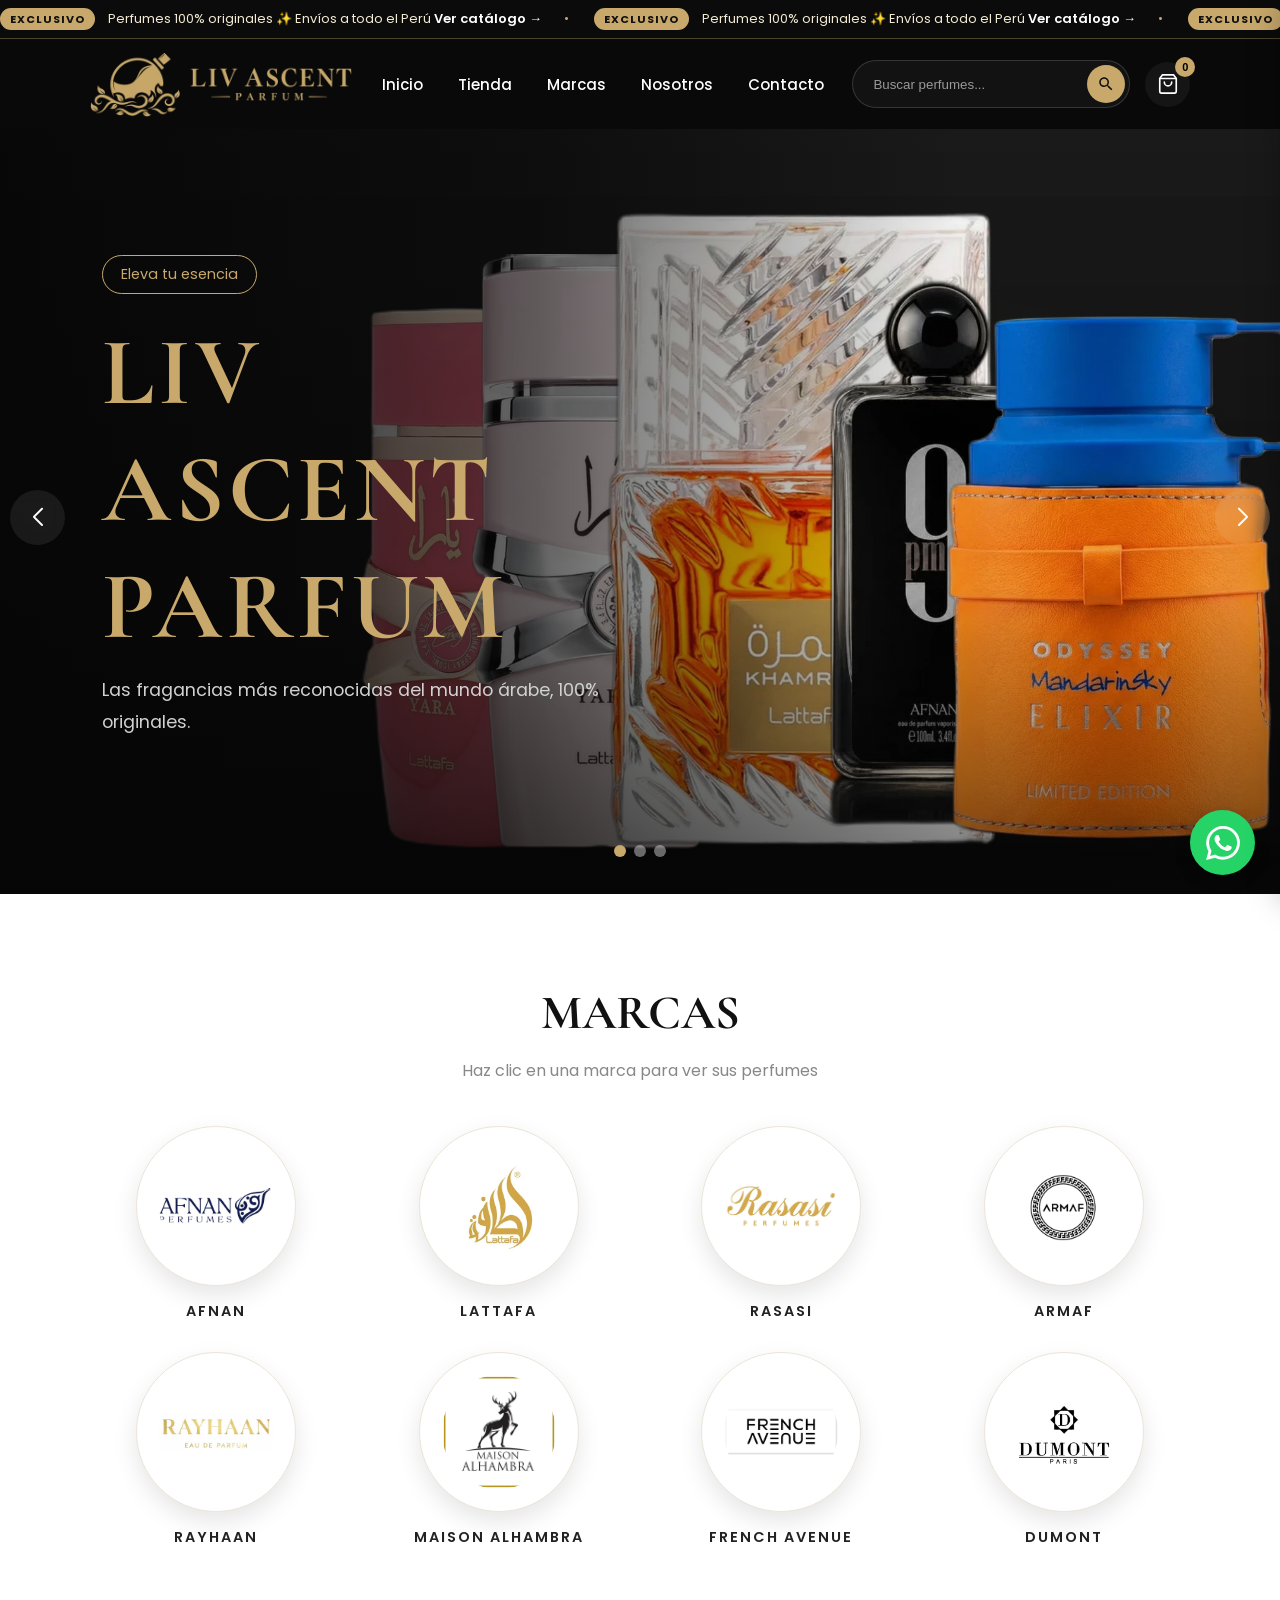
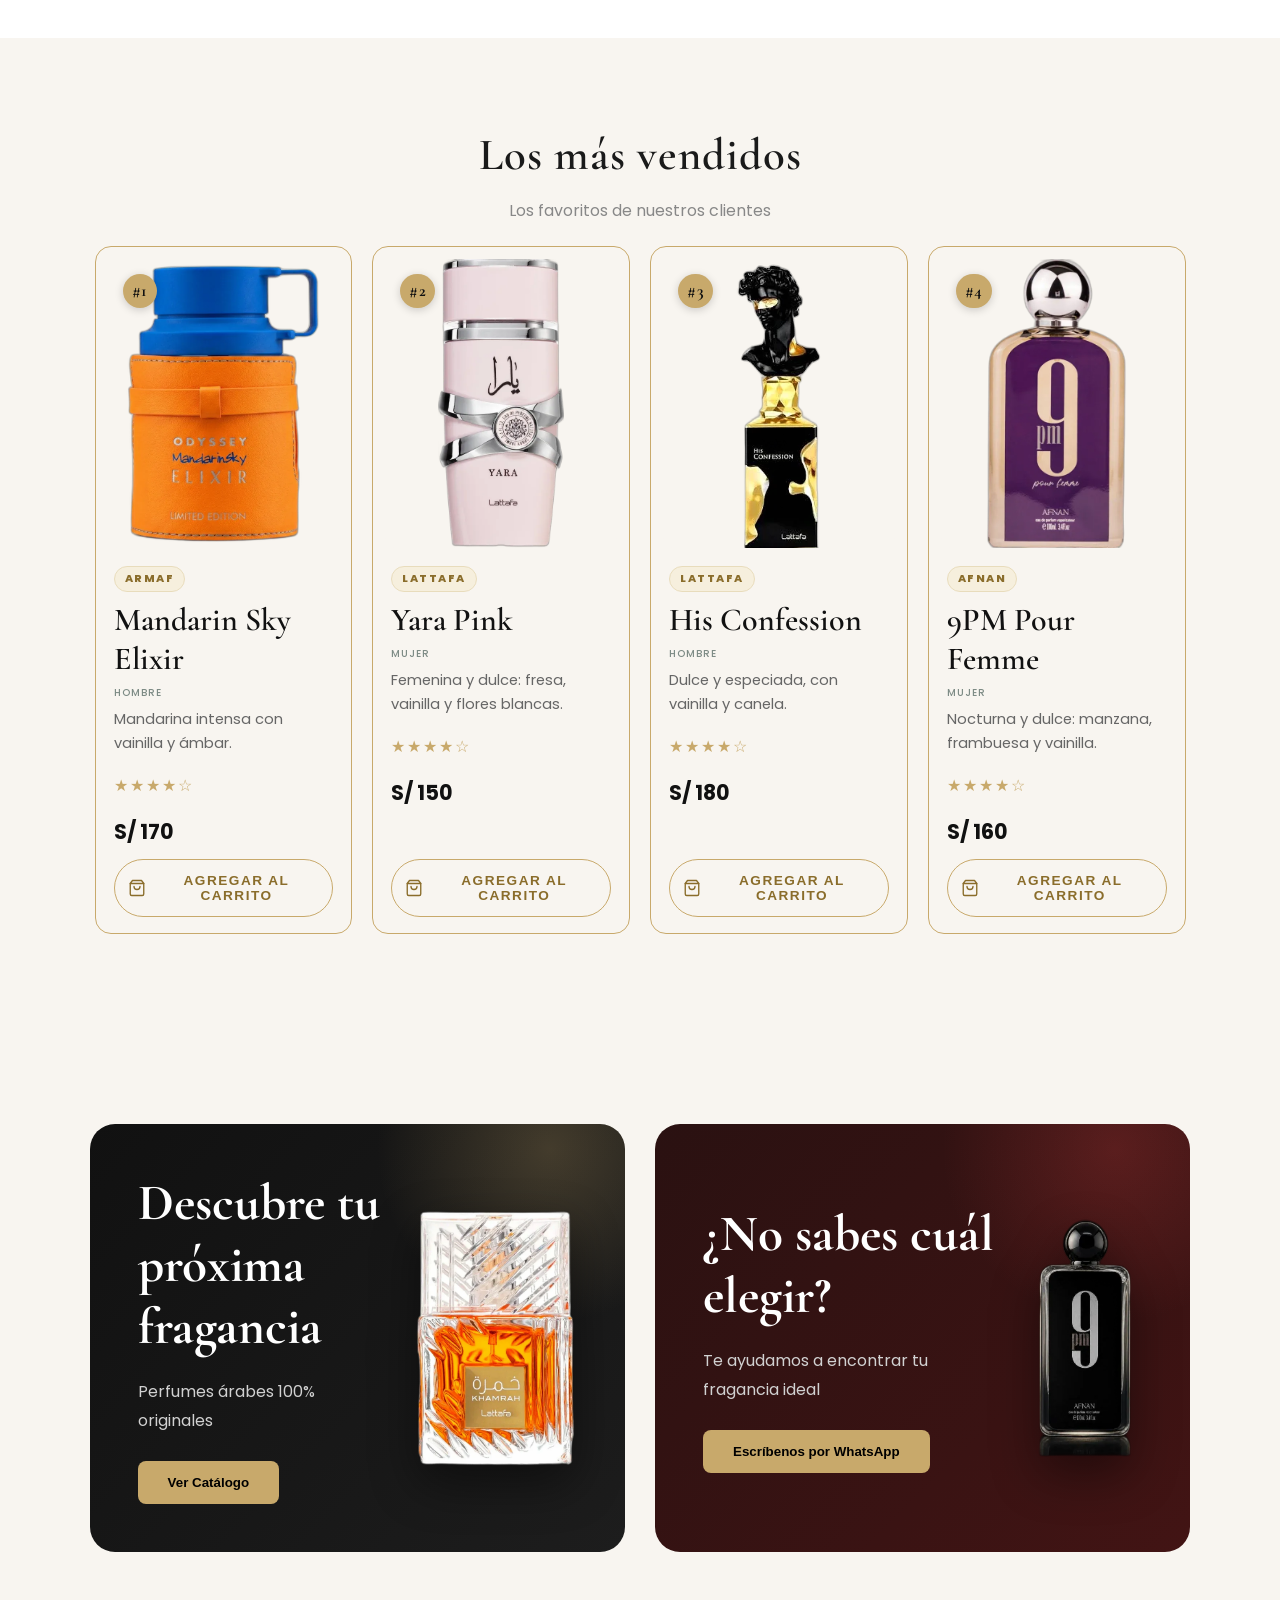
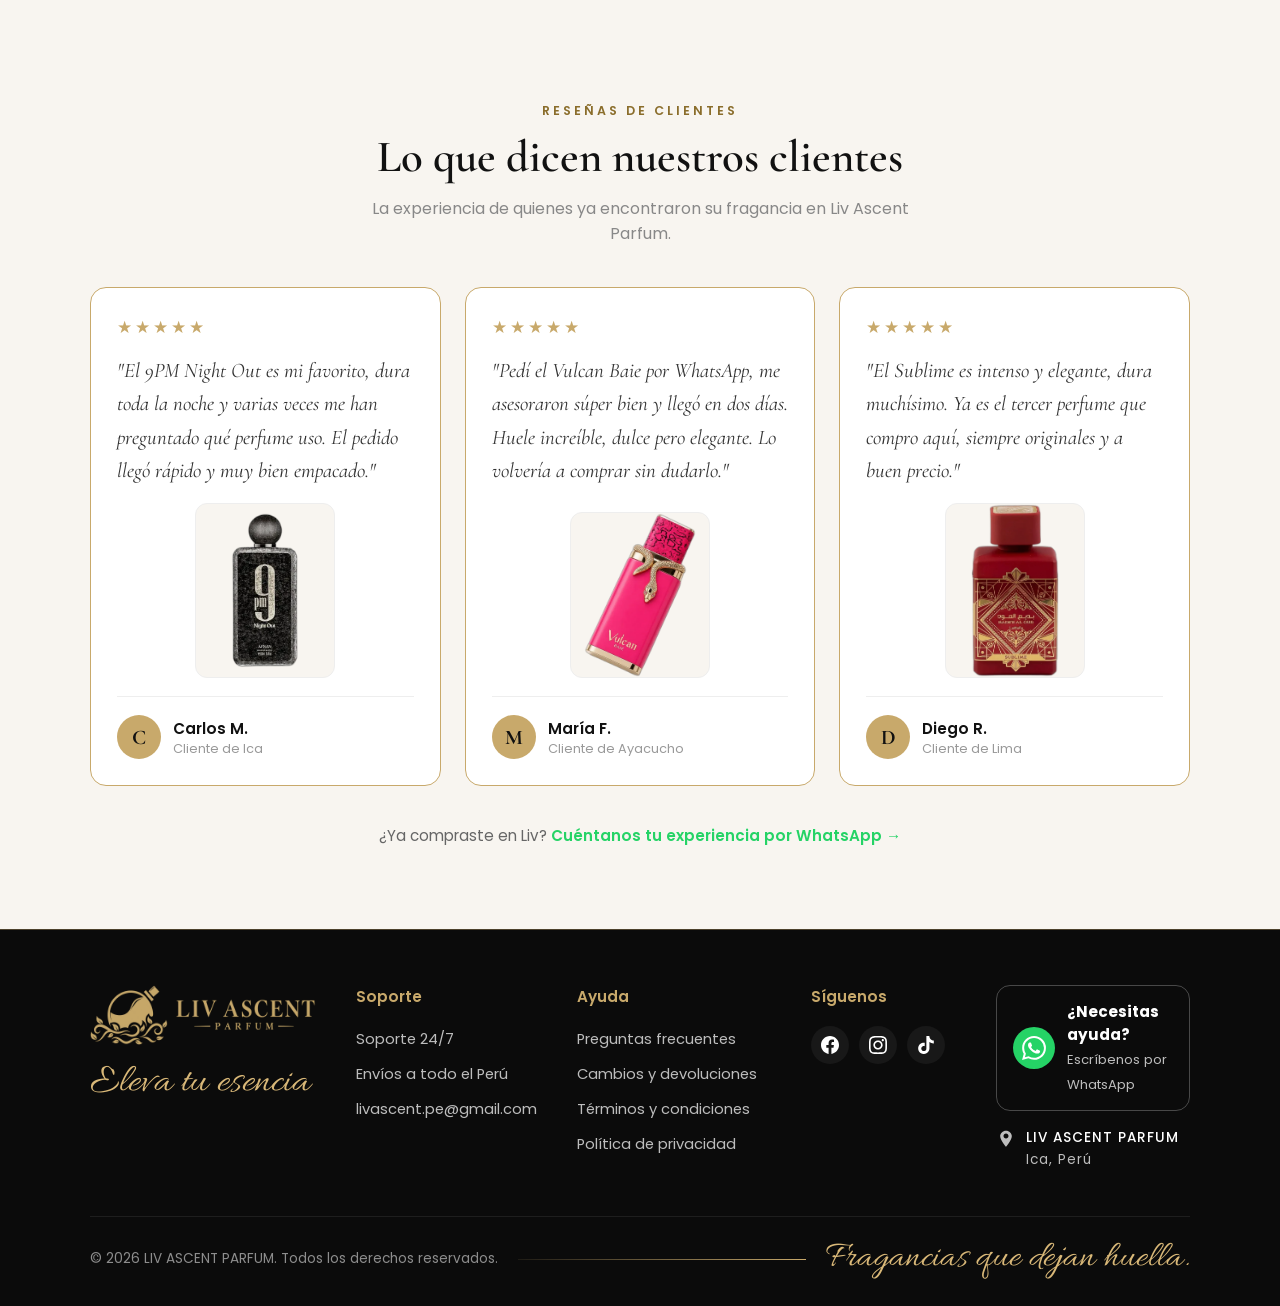
<file: index.html>
<!DOCTYPE html>
<html lang="es">

<head>

    <meta charset="UTF-8">
    <meta name="viewport" content="width=device-width, initial-scale=1.0">

    <title>LIV ASCENT PARFUM</title>
    <link rel="icon" type="image/png" href="assets/logo/favicon.png">

    <!-- Fonts -->
    <link href="https://fonts.googleapis.com/css2?family=Cormorant+Garamond:wght@400;500;600;700&family=Allura&family=Great+Vibes&family=Poppins:wght@300;400;500;600&display=swap"
        rel="stylesheet">

    <!-- Swiper -->
    <link rel="stylesheet"
        href="https://cdn.jsdelivr.net/npm/swiper@11/swiper-bundle.min.css"/>

    <!-- CSS -->
    <link rel="stylesheet" href="css/style.css">
    <link rel="stylesheet" href="css/header.css">
    <link rel="stylesheet" href="css/carousel.css">
    <link rel="stylesheet" href="css/categories.css">
    <link rel="stylesheet" href="css/products.css">
    <link rel="stylesheet" href="css/reviews.css">
    <link rel="stylesheet" href="css/banners.css">
    <link rel="stylesheet" href="css/footer.css">
    <link rel="stylesheet" href="css/cart.css">

<!-- Preloader -->
<style>
.preloader{position:fixed;inset:0;z-index:9999;background:#0b0b0b;display:flex;align-items:center;justify-content:center;transition:opacity .5s ease,visibility .5s ease}
.preloader-inner{text-align:center;padding:20px}
.preloader-logo{width:180px;max-width:60vw;height:auto;display:block;margin:0 auto 24px}
.preloader-line{width:180px;max-width:60vw;height:2px;background:rgba(200,169,107,.25);margin:0 auto;overflow:hidden;border-radius:2px}
.preloader-line span{display:block;height:100%;width:40%;background:#c8a96b;animation:preload-line 1.2s ease-in-out infinite}
@keyframes preload-line{0%{transform:translateX(-100%)}100%{transform:translateX(250%)}}
.preloader-tagline{font-family:'Allura','Great Vibes',cursive;color:#d9b878;font-size:1.6rem;margin:18px 0 0}
.preloader.done{opacity:0;visibility:hidden;pointer-events:none}
@media (prefers-reduced-motion: reduce){.preloader-line span{animation:none;width:100%}}
</style>

</head>

<body>

<!-- PRELOADER -->
<div class="preloader" id="preloader" data-min="2500" aria-hidden="true">
    <div class="preloader-inner">
        <img src="assets/logo/logo-lockup.webp" alt="Liv Ascent Parfum" class="preloader-logo">
        <div class="preloader-line"><span></span></div>
        <p class="preloader-tagline">Eleva tu esencia</p>
    </div>
</div>
<script src="js/preloader.js"></script>

<!-- TOP BAR -->

<div class="top-sticky">
<div class="announce-bar">
    <div class="announce-track">
        <span class="announce-item"><span class="announce-pill">EXCLUSIVO</span> Perfumes 100% originales ✨ Envíos a todo el Perú <a href="catalogo">Ver catálogo →</a><span class="announce-sep">•</span> <span class="announce-pill">EXCLUSIVO</span> Perfumes 100% originales ✨ Envíos a todo el Perú <a href="catalogo">Ver catálogo →</a><span class="announce-sep">•</span> <span class="announce-pill">EXCLUSIVO</span> Perfumes 100% originales ✨ Envíos a todo el Perú <a href="catalogo">Ver catálogo →</a><span class="announce-sep">•</span></span>
        <span class="announce-item"><span class="announce-pill">EXCLUSIVO</span> Perfumes 100% originales ✨ Envíos a todo el Perú <a href="catalogo">Ver catálogo →</a><span class="announce-sep">•</span> <span class="announce-pill">EXCLUSIVO</span> Perfumes 100% originales ✨ Envíos a todo el Perú <a href="catalogo">Ver catálogo →</a><span class="announce-sep">•</span> <span class="announce-pill">EXCLUSIVO</span> Perfumes 100% originales ✨ Envíos a todo el Perú <a href="catalogo">Ver catálogo →</a><span class="announce-sep">•</span></span>
    </div>
</div>

<!-- HEADER -->

<header>

    <button class="menu-btn" id="menu-btn" type="button" aria-label="Abrir menú">☰ <span>MENÚ</span></button>

    <div class="logo">

        <a href="./" aria-label="Ir al inicio"><img src="assets/logo/logo-lockup.webp"
             alt="LIV ASCENT PARFUM"></a>

    </div>

    <nav>

        <a href="#">Inicio</a>
        <a href="catalogo">Tienda</a>
        <a href="#marcas">Marcas</a>
        <a href="nosotros">Nosotros</a>
        <a href="https://wa.me/51956896089" target="_blank" rel="noopener">Contacto</a>

    </nav>

    <div class="header-actions">

    <div class="search-box">

        <input
            type="text"
            placeholder="Buscar perfumes...">
        <button class="search-btn" id="search-btn" type="button" aria-label="Buscar"><svg viewBox="0 0 24 24" aria-hidden="true"><path d="M15.5 14h-.79l-.28-.27C15.41 12.59 16 11.11 16 9.5 16 5.91 13.09 3 9.5 3S3 5.91 3 9.5 5.91 16 9.5 16c1.61 0 3.09-.59 4.23-1.57l.27.28v.79l5 4.99L20.49 19l-4.99-5zm-6 0C7.01 14 5 11.99 5 9.5S7.01 5 9.5 5 14 7.01 14 9.5 11.99 14 9.5 14z"/></svg></button>

    </div>

        <button class="icon-btn cart-btn" id="cart-open-btn" type="button" aria-label="Ver carrito">

            <svg viewBox="0 0 24 24" fill="none" stroke="currentColor" stroke-width="1.8" stroke-linecap="round" stroke-linejoin="round" aria-hidden="true"><path d="M6 2 3 6v14a2 2 0 0 0 2 2h14a2 2 0 0 0 2-2V6l-3-4z"/><line x1="3" y1="6" x2="21" y2="6"/><path d="M16 10a4 4 0 0 1-8 0"/></svg>

            <span id="cart-count">
                0
            </span>

        </button>

    </div>

</header>
</div>


<!-- DRAWER MENÚ MÓVIL -->

<div class="drawer-overlay" id="drawer-overlay"></div>
<aside class="drawer" id="drawer" aria-label="Menú">
    <div class="drawer-head">
        <img src="assets/logo/logo-lockup.webp" alt="Liv Ascent Parfum">
        <button class="drawer-close" id="drawer-close-btn" type="button" aria-label="Cerrar menú">✖</button>
    </div>
    <nav class="drawer-nav">
        <a href="#" onclick="closeDrawer();window.scrollTo({top:0,behavior:'smooth'});return false;">Inicio</a>
        <a href="catalogo" onclick="closeDrawer()">Tienda</a>
        <a href="#marcas" onclick="closeDrawer()">Marcas</a>
        <a href="nosotros" onclick="closeDrawer()">Nosotros</a>
        <a href="https://wa.me/51956896089" target="_blank" rel="noopener" onclick="closeDrawer()">Contacto</a>
    </nav>
    <div class="drawer-section">
        <h4>Ayuda</h4>
        <a href="preguntas-frecuentes">Preguntas frecuentes</a>
        <a href="envios-devoluciones">Cambios y devoluciones</a>
        <a href="terminos-condiciones">Términos y condiciones</a>
        <a href="politica-privacidad">Política de privacidad</a>
    </div>
    <p class="drawer-foot">Liv Ascent Parfum • Ica, Perú</p>
</aside>

<!-- HERO CAROUSEL -->

<section class="hero-section">

<div class="swiper heroSwiper">

<div class="swiper-wrapper">

<!-- SLIDE -->

<div class="swiper-slide hero-slide">

    <img class="hero-bg" src="assets/hero/marca-wide.webp" alt="Liv Ascent Parfum - Perfumes árabes">

    <div class="hero-content">

        <span class="tag">
            Eleva tu esencia
        </span>

        <h1>LIV ASCENT PARFUM</h1>

        <p>
            Las fragancias más reconocidas del mundo árabe, 100% originales.
        </p>

    </div>

</div>

<!-- SLIDE -->

<div class="swiper-slide hero-slide">

    <img class="hero-bg" src="assets/hero/khamrah-wide.webp" alt="Khamrah Lattafa">

    <div class="hero-content">

        <span class="tag">
            Lattafa
        </span>

        <h1>KHAMRAH</h1>

        <p>
            Fragancia cálida con canela, vainilla y ámbar.
        </p>

    </div>

</div>

<!-- SLIDE -->

<div class="swiper-slide hero-slide luxury">

    <img class="hero-bg" src="assets/hero/9pm-wide.webp" alt="9PM Afnan">

    <div class="hero-content">

        <span class="tag">
            Afnan
        </span>

        <h1>9PM</h1>

        <p>
            Dulce y seductor, con manzana, vainilla y ámbar. Perfecto para la noche.
        </p>

    </div>

</div>

</div>

<!-- NAVIGATION -->

<div class="swiper-button-next"></div>
<div class="swiper-button-prev"></div>

<div class="swiper-pagination"></div>

</div>

</section>

<!-- MARCAS -->

<section class="categories" id="marcas">

<h2>
MARCAS
</h2>

<p style="text-align:center;color:#888;margin-bottom:40px;">Haz clic en una marca para ver sus perfumes</p>

<div class="category-grid">

<div class="category-card" data-filter="Afnan">

<img src="assets/marcas/afnan.webp" alt="Afnan">

<span>AFNAN</span>

</div>

<div class="category-card" data-filter="Lattafa">

<img src="assets/marcas/lattafa.webp" alt="Lattafa">

<span>LATTAFA</span>

</div>

<div class="category-card" data-filter="Rasasi">

<img src="assets/marcas/rasasi.webp" alt="Rasasi">

<span>RASASI</span>

</div>

<div class="category-card" data-filter="Armaf">

<img src="assets/marcas/armaf.webp" alt="Armaf">

<span>ARMAF</span>

</div>

<div class="category-card" data-filter="Rayhaan">

<img src="assets/marcas/rayhaan.webp" alt="Rayhaan">

<span>RAYHAAN</span>

</div>

<div class="category-card" data-filter="Maison Alhambra">

<img src="assets/marcas/maison-alhambra.webp" alt="Maison Alhambra">

<span>MAISON ALHAMBRA</span>

</div>

<div class="category-card" data-filter="French Avenue">

<img src="assets/marcas/french-avenue.webp" alt="French Avenue">

<span>FRENCH AVENUE</span>

</div>

<div class="category-card" data-filter="Dumont">

<img src="assets/marcas/dumont.webp" alt="Dumont">

<span>DUMONT</span>

</div>

</div>

</section>

<!-- PRODUCTOS -->

<section id="productos" class="products-section">

<h2>
Los más vendidos
</h2>
<p style="text-align:center;color:#888;margin-bottom:10px;">Los favoritos de nuestros clientes</p>

<div class="swiper productsSwiper">
    <div class="swiper-wrapper" id="products-container"></div>
</div>

</section>

<!-- BANNERS -->

<section class="promo-banners">

<div class="banner">

<div class="banner-content">

<h2>
Descubre tu próxima fragancia
</h2>

<p>Perfumes árabes 100% originales</p>

<button onclick="window.location.href='catalogo'">
Ver Catálogo
</button>

</div>

<img class="banner-img" src="assets/perfumes/khamrah.webp" alt="Khamrah, Lattafa">

</div>

<div class="banner red">

<div class="banner-content">

<h2>
¿No sabes cuál elegir?
</h2>

<p>Te ayudamos a encontrar tu fragancia ideal</p>

<button onclick="window.open('https://wa.me/51956896089?text=Hola%2C%20%C2%BFme%20ayudan%20a%20elegir%20mi%20pr%C3%B3xima%20fragancia%3F','_blank')">
Escríbenos por WhatsApp
</button>

</div>

<img class="banner-img" src="assets/perfumes/9pm.webp" alt="9PM, Afnan">

</div>

</section>

<!-- RESEÑAS DE CLIENTES -->
<!-- Las 3 reseñas de abajo son DE EJEMPLO para mostrar el diseño. Reemplazar con reseñas reales de clientes antes de publicar. -->

<section class="reviews" id="resenas">

<span class="reviews-eyebrow">Reseñas de clientes</span>

<h2>Lo que dicen nuestros clientes</h2>

<p class="reviews-subtitle">La experiencia de quienes ya encontraron su fragancia en Liv Ascent Parfum.</p>

<div class="reviews-grid">

<article class="review-card">
<div class="review-stars">★★★★★</div>
<p class="review-text">"El 9PM Night Out es mi favorito, dura toda la noche y varias veces me han preguntado qué perfume uso. El pedido llegó rápido y muy bien empacado."</p>
<div class="review-product"><img src="assets/perfumes/9pm-night-out.webp" alt="9PM Night Out Afnan"></div>
<div class="review-who">
<span class="review-avatar">C</span>
<div>
<span class="review-name">Carlos M.</span>
<span class="review-meta">Cliente de Ica</span>
</div>
</div>
</article>

<article class="review-card">
<div class="review-stars">★★★★★</div>
<p class="review-text">"Pedí el Vulcan Baie por WhatsApp, me asesoraron súper bien y llegó en dos días. Huele increíble, dulce pero elegante. Lo volvería a comprar sin dudarlo."</p>
<div class="review-product"><img class="review-lower" src="assets/perfumes/vulcan-baie.webp" alt="Vulcan Baie French Avenue"></div>
<div class="review-who">
<span class="review-avatar">M</span>
<div>
<span class="review-name">María F.</span>
<span class="review-meta">Cliente de Ayacucho</span>
</div>
</div>
</article>

<article class="review-card">
<div class="review-stars">★★★★★</div>
<p class="review-text">"El Sublime es intenso y elegante, dura muchísimo. Ya es el tercer perfume que compro aquí, siempre originales y a buen precio."</p>
<div class="review-product"><img src="assets/perfumes/badee-al-oud-sublime.webp" alt="Badee Al Oud Sublime Lattafa"></div>
<div class="review-who">
<span class="review-avatar">D</span>
<div>
<span class="review-name">Diego R.</span>
<span class="review-meta">Cliente de Lima</span>
</div>
</div>
</article>

</div>

<p class="reviews-cta">¿Ya compraste en Liv? <a href="https://wa.me/51956896089?text=Hola%20Liv%20Ascent%20Parfum%2C%20quiero%20dejar%20mi%20rese%C3%B1a" target="_blank" rel="noopener">Cuéntanos tu experiencia por WhatsApp →</a></p>

</section>

<!-- FOOTER -->

<footer>

<div class="footer-container">

    <div class="footer-brand">
        <img class="footer-logo-img" src="assets/logo/logo-lockup.webp" alt="Liv Ascent Parfum">
        <p class="slogan">Eleva tu esencia</p>
    </div>

    <div class="footer-column">
        <h3>Soporte</h3>
        <ul class="footer-links">
            <li><a href="https://wa.me/51956896089" target="_blank" rel="noopener">Soporte 24/7</a></li>
            <li><a href="envios-devoluciones">Envíos a todo el Perú</a></li>
            <li><a href="mailto:livascent.pe@gmail.com">livascent.pe@gmail.com</a></li>
        </ul>
    </div>

    <div class="footer-column">
        <h3>Ayuda</h3>
        <ul class="footer-links">
            <li><a href="preguntas-frecuentes">Preguntas frecuentes</a></li>
            <li><a href="envios-devoluciones">Cambios y devoluciones</a></li>
            <li><a href="terminos-condiciones">Términos y condiciones</a></li>
            <li><a href="politica-privacidad">Política de privacidad</a></li>
        </ul>
    </div>

    <div class="footer-column">
        <h3>Síguenos</h3>
        <div class="social-links">
            <a href="https://www.facebook.com/profile.php?id=61596367331043" target="_blank" rel="noopener" aria-label="Facebook"><svg viewBox="0 0 24 24" aria-hidden="true"><path d="M24 12.073c0-6.627-5.373-12-12-12s-12 5.373-12 12c0 5.99 4.388 10.954 10.125 11.854v-8.385H7.078v-3.47h3.047V9.43c0-3.007 1.792-4.669 4.533-4.669 1.312 0 2.686.235 2.686.235v2.953H15.83c-1.491 0-1.956.925-1.956 1.874v2.25h3.328l-.532 3.47h-2.796v8.385C19.612 23.027 24 18.062 24 12.073z"/></svg></a>
            <a href="https://www.instagram.com/livascent.pe/" target="_blank" rel="noopener" aria-label="Instagram"><svg viewBox="0 0 24 24" aria-hidden="true"><path d="M12 2.163c3.204 0 3.584.012 4.85.07 3.252.148 4.771 1.691 4.919 4.919.058 1.265.069 1.645.069 4.849 0 3.205-.012 3.584-.069 4.849-.149 3.225-1.664 4.771-4.919 4.919-1.266.058-1.644.07-4.85.07-3.204 0-3.584-.012-4.849-.07-3.26-.149-4.771-1.699-4.919-4.92-.058-1.265-.07-1.644-.07-4.849 0-3.204.013-3.583.07-4.849.149-3.227 1.664-4.771 4.919-4.919 1.266-.057 1.645-.069 4.849-.069zm0-2.163c-3.259 0-3.667.014-4.947.072-4.358.2-6.78 2.618-6.98 6.98-.059 1.281-.073 1.689-.073 4.948 0 3.259.014 3.668.072 4.948.2 4.358 2.618 6.78 6.98 6.98 1.281.058 1.689.072 4.948.072 3.259 0 3.668-.014 4.948-.072 4.354-.2 6.782-2.618 6.979-6.98.059-1.28.073-1.689.073-4.948 0-3.259-.014-3.667-.072-4.947-.196-4.354-2.617-6.78-6.979-6.98-1.281-.059-1.69-.073-4.949-.073zm0 5.838c-3.403 0-6.162 2.759-6.162 6.162s2.759 6.163 6.162 6.163 6.162-2.759 6.162-6.163c0-3.403-2.759-6.162-6.162-6.162zm0 10.162c-2.209 0-4-1.79-4-4 0-2.209 1.791-4 4-4s4 1.791 4 4c0 2.21-1.791 4-4 4zm6.406-11.845c-.796 0-1.441.645-1.441 1.44s.645 1.44 1.441 1.44c.795 0 1.439-.645 1.439-1.44s-.644-1.44-1.439-1.44z"/></svg></a>
            <a href="https://www.tiktok.com/@livascent.pe" target="_blank" rel="noopener" aria-label="TikTok"><svg viewBox="0 0 24 24" aria-hidden="true"><path d="M12.525.02c1.31-.02 2.61-.01 3.91-.02.08 1.53.63 3.09 1.75 4.17 1.12 1.11 2.7 1.62 4.24 1.79v4.03c-1.44-.05-2.89-.35-4.2-.97-.57-.26-1.1-.59-1.62-.93-.01 2.92.01 5.84-.02 8.75-.08 1.4-.54 2.79-1.35 3.94-1.31 1.92-3.58 3.17-5.91 3.21-1.43.08-2.86-.31-4.08-1.03-2.02-1.19-3.44-3.37-3.65-5.71-.02-.5-.03-1-.01-1.49.18-1.9 1.12-3.72 2.58-4.96 1.66-1.44 3.98-2.13 6.15-1.72.02 1.48-.04 2.96-.04 4.44-.99-.32-2.15-.23-3.02.37-.63.41-1.11 1.04-1.36 1.75-.21.51-.15 1.07-.14 1.61.24 1.64 1.82 3.02 3.5 2.87 1.12-.01 2.19-.66 2.77-1.61.19-.33.4-.67.41-1.06.1-1.79.06-3.57.07-5.36.01-4.03-.01-8.05.02-12.07z"/></svg></a>
        </div>
    </div>

    <div class="footer-help">
        <a class="footer-help-card" href="https://wa.me/51956896089?text=Hola%20Liv%20Ascent%20Parfum%2C%20necesito%20ayuda" target="_blank" rel="noopener">
            <span class="footer-help-icon"><svg viewBox="0 0 24 24" aria-hidden="true"><path d="M17.472 14.382c-.297-.149-1.758-.867-2.03-.967-.273-.099-.471-.148-.67.15-.197.297-.767.966-.94 1.164-.173.199-.347.223-.644.075-.297-.15-1.255-.463-2.39-1.475-.883-.788-1.48-1.761-1.653-2.059-.173-.297-.018-.458.13-.606.134-.133.298-.347.446-.52.149-.174.198-.298.298-.497.099-.198.05-.371-.025-.52-.075-.149-.669-1.612-.916-2.207-.242-.579-.487-.5-.669-.51-.173-.008-.371-.01-.57-.01-.198 0-.52.074-.792.372-.272.297-1.04 1.016-1.04 2.479 0 1.462 1.065 2.875 1.213 3.074.149.198 2.096 3.2 5.077 4.487.709.306 1.262.489 1.694.625.712.227 1.36.195 1.871.118.571-.085 1.758-.719 2.006-1.413.248-.694.248-1.289.173-1.413-.074-.124-.272-.198-.57-.347m-5.421 7.403h-.004a9.87 9.87 0 01-5.031-1.378l-.361-.214-3.741.982.998-3.648-.235-.374a9.86 9.86 0 01-1.51-5.26c.001-5.45 4.436-9.884 9.888-9.884 2.64 0 5.122 1.03 6.988 2.898a9.825 9.825 0 012.893 6.994c-.003 5.45-4.437 9.884-9.885 9.884m8.413-18.297A11.815 11.815 0 0012.05 0C5.495 0 .16 5.335.157 11.892c0 2.096.547 4.142 1.588 5.945L.057 24l6.305-1.654a11.882 11.882 0 005.683 1.448h.005c6.554 0 11.89-5.335 11.893-11.893a11.821 11.821 0 00-3.48-8.413z"/></svg></span>
            <span>
                <strong>¿Necesitas ayuda?</strong>
                <small>Escríbenos por WhatsApp</small>
            </span>
        </a>
        <p class="footer-peru"><svg viewBox="0 0 24 24" aria-hidden="true"><path d="M12 2C8.13 2 5 5.13 5 8.5c0 5.25 7 13 7 13s7-7.75 7-13C19 5.13 15.87 2 12 2zm0 9.5c-1.66 0-3-1.34-3-3s1.34-3 3-3 3 1.34 3 3-1.34 3-3 3z"/></svg><span><strong>LIV ASCENT PARFUM</strong><br>Ica, Perú</span></p>
    </div>

</div>

<div class="footer-bottom">
    <span>© 2026 LIV ASCENT PARFUM. Todos los derechos reservados.</span>
    <span class="footer-gold-line"></span>
    <span class="footer-tagline">Fragancias que dejan huella.</span>
</div>

</footer>


<!-- WHATSAPP FLOTANTE -->
<a class="whatsapp" href="https://wa.me/51956896089?text=Hola%20Liv%20Ascent%20Parfum%2C%20quiero%20pedir%20un%20perfume" target="_blank" rel="noopener" aria-label="WhatsApp"><svg viewBox="0 0 24 24" aria-hidden="true"><path d="M17.472 14.382c-.297-.149-1.758-.867-2.03-.967-.273-.099-.471-.148-.67.15-.197.297-.767.966-.94 1.164-.173.199-.347.223-.644.075-.297-.15-1.255-.463-2.39-1.475-.883-.788-1.48-1.761-1.653-2.059-.173-.297-.018-.458.13-.606.134-.133.298-.347.446-.52.149-.174.198-.298.298-.497.099-.198.05-.371-.025-.52-.075-.149-.669-1.612-.916-2.207-.242-.579-.487-.5-.669-.51-.173-.008-.371-.01-.57-.01-.198 0-.52.074-.792.372-.272.297-1.04 1.016-1.04 2.479 0 1.462 1.065 2.875 1.213 3.074.149.198 2.096 3.2 5.077 4.487.709.306 1.262.489 1.694.625.712.227 1.36.195 1.871.118.571-.085 1.758-.719 2.006-1.413.248-.694.248-1.289.173-1.413-.074-.124-.272-.198-.57-.347m-5.421 7.403h-.004a9.87 9.87 0 01-5.031-1.378l-.361-.214-3.741.982.998-3.648-.235-.374a9.86 9.86 0 01-1.51-5.26c.001-5.45 4.436-9.884 9.888-9.884 2.64 0 5.122 1.03 6.988 2.898a9.825 9.825 0 012.893 6.994c-.003 5.45-4.437 9.884-9.885 9.884m8.413-18.297A11.815 11.815 0 0012.05 0C5.495 0 .16 5.335.157 11.892c0 2.096.547 4.142 1.588 5.945L.057 24l6.305-1.654a11.882 11.882 0 005.683 1.448h.005c6.554 0 11.89-5.335 11.893-11.893a11.821 11.821 0 00-3.48-8.413z"/></svg></a>

<!-- CARRITO -->
<div class="cart-overlay" id="cart-overlay"></div>
<aside class="cart-drawer" id="cart-drawer" aria-label="Carrito de compras">
    <div class="cart-header">
        <div class="cart-title-wrap">
            <span class="cart-logo"><svg viewBox="0 0 24 24" fill="none" stroke="currentColor" stroke-width="1.8" stroke-linecap="round" stroke-linejoin="round" aria-hidden="true"><path d="M6 2 3 6v14a2 2 0 0 0 2 2h14a2 2 0 0 0 2-2V6l-3-4z"/><line x1="3" y1="6" x2="21" y2="6"/><path d="M16 10a4 4 0 0 1-8 0"/></svg></span>
            <div>
                <h3>BOLSA DE FRAGANCIAS</h3>
                <p class="cart-subtitle">Liv Ascent Parfum Oficial</p>
            </div>
        </div>
        <div class="cart-header-right">
            <button class="cart-close" id="cart-close-btn" type="button" aria-label="Cerrar carrito">✖</button>
        </div>
    </div>
    <div class="cart-count-bar"><svg class="count-bag" viewBox="0 0 24 24" fill="none" stroke="currentColor" stroke-width="1.8" stroke-linecap="round" stroke-linejoin="round" aria-hidden="true"><path d="M6 2 3 6v14a2 2 0 0 0 2 2h14a2 2 0 0 0 2-2V6l-3-4z"/><line x1="3" y1="6" x2="21" y2="6"/><path d="M16 10a4 4 0 0 1-8 0"/></svg> Tienes <span class="cart-count-badge" id="cart-count-badge">0 frascos</span> en tu bolsa</div>
    <div id="cart-items"></div>
    <div class="cart-footer" id="cart-footer">
        <div class="cart-totals">
            <div class="totals-row"><span>Subtotal neto</span><span id="cart-subtotal">S/ 0.00</span></div>
            <div class="totals-row"><span>IGV (18%)</span><span id="cart-igv">S/ 0.00</span></div>
            <div class="totals-row total-row"><span>Total estimado</span><span id="cart-total">S/ 0.00</span></div>
        </div>
        <button class="buy-now-btn" id="buy-now-btn" type="button" onclick="buyNow()">Comprar ya</button>
        <button class="advisor-btn" id="advisor-btn" type="button" onclick="buyWithAdvisor()"><svg viewBox="0 0 24 24" aria-hidden="true"><path d="M17.472 14.382c-.297-.149-1.758-.867-2.03-.967-.273-.099-.471-.148-.67.15-.197.297-.767.966-.94 1.164-.173.199-.347.223-.644.075-.297-.15-1.255-.463-2.39-1.475-.883-.788-1.48-1.761-1.653-2.059-.173-.297-.018-.458.13-.606.134-.133.298-.347.446-.52.149-.174.198-.298.298-.497.099-.198.05-.371-.025-.52-.075-.149-.669-1.612-.916-2.207-.242-.579-.487-.5-.669-.51-.173-.008-.371-.01-.57-.01-.198 0-.52.074-.792.372-.272.297-1.04 1.016-1.04 2.479 0 1.462 1.065 2.875 1.213 3.074.149.198 2.096 3.2 5.077 4.487.709.306 1.262.489 1.694.625.712.227 1.36.195 1.871.118.571-.085 1.758-.719 2.006-1.413.248-.694.248-1.289.173-1.413-.074-.124-.272-.198-.57-.347m-5.421 7.403h-.004a9.87 9.87 0 01-5.031-1.378l-.361-.214-3.741.982.998-3.648-.235-.374a9.86 9.86 0 01-1.51-5.26c.001-5.45 4.436-9.884 9.888-9.884 2.64 0 5.122 1.03 6.988 2.898a9.825 9.825 0 012.893 6.994c-.003 5.45-4.437 9.884-9.885 9.884m8.413-18.297A11.815 11.815 0 0012.05 0C5.495 0 .16 5.335.157 11.892c0 2.096.547 4.142 1.588 5.945L.057 24l6.305-1.654a11.882 11.882 0 005.683 1.448h.005c6.554 0 11.89-5.335 11.893-11.893a11.821 11.821 0 00-3.48-8.413z"/></svg> Comprar con asesor</button>
        <p class="cart-note">🛡️ 100% Perfumes Originales • Batch Code Verificable.</p>
    </div>
</aside>

<!-- Scripts -->

<script src="https://cdn.jsdelivr.net/npm/swiper@11/swiper-bundle.min.js"></script>

<script src="js/carousel.js"></script>

<script src="js/products.js"></script>
<script src="js/cart.js"></script>
<script src="js/mobile-menu.js"></script>

</body>

</html>
</file>
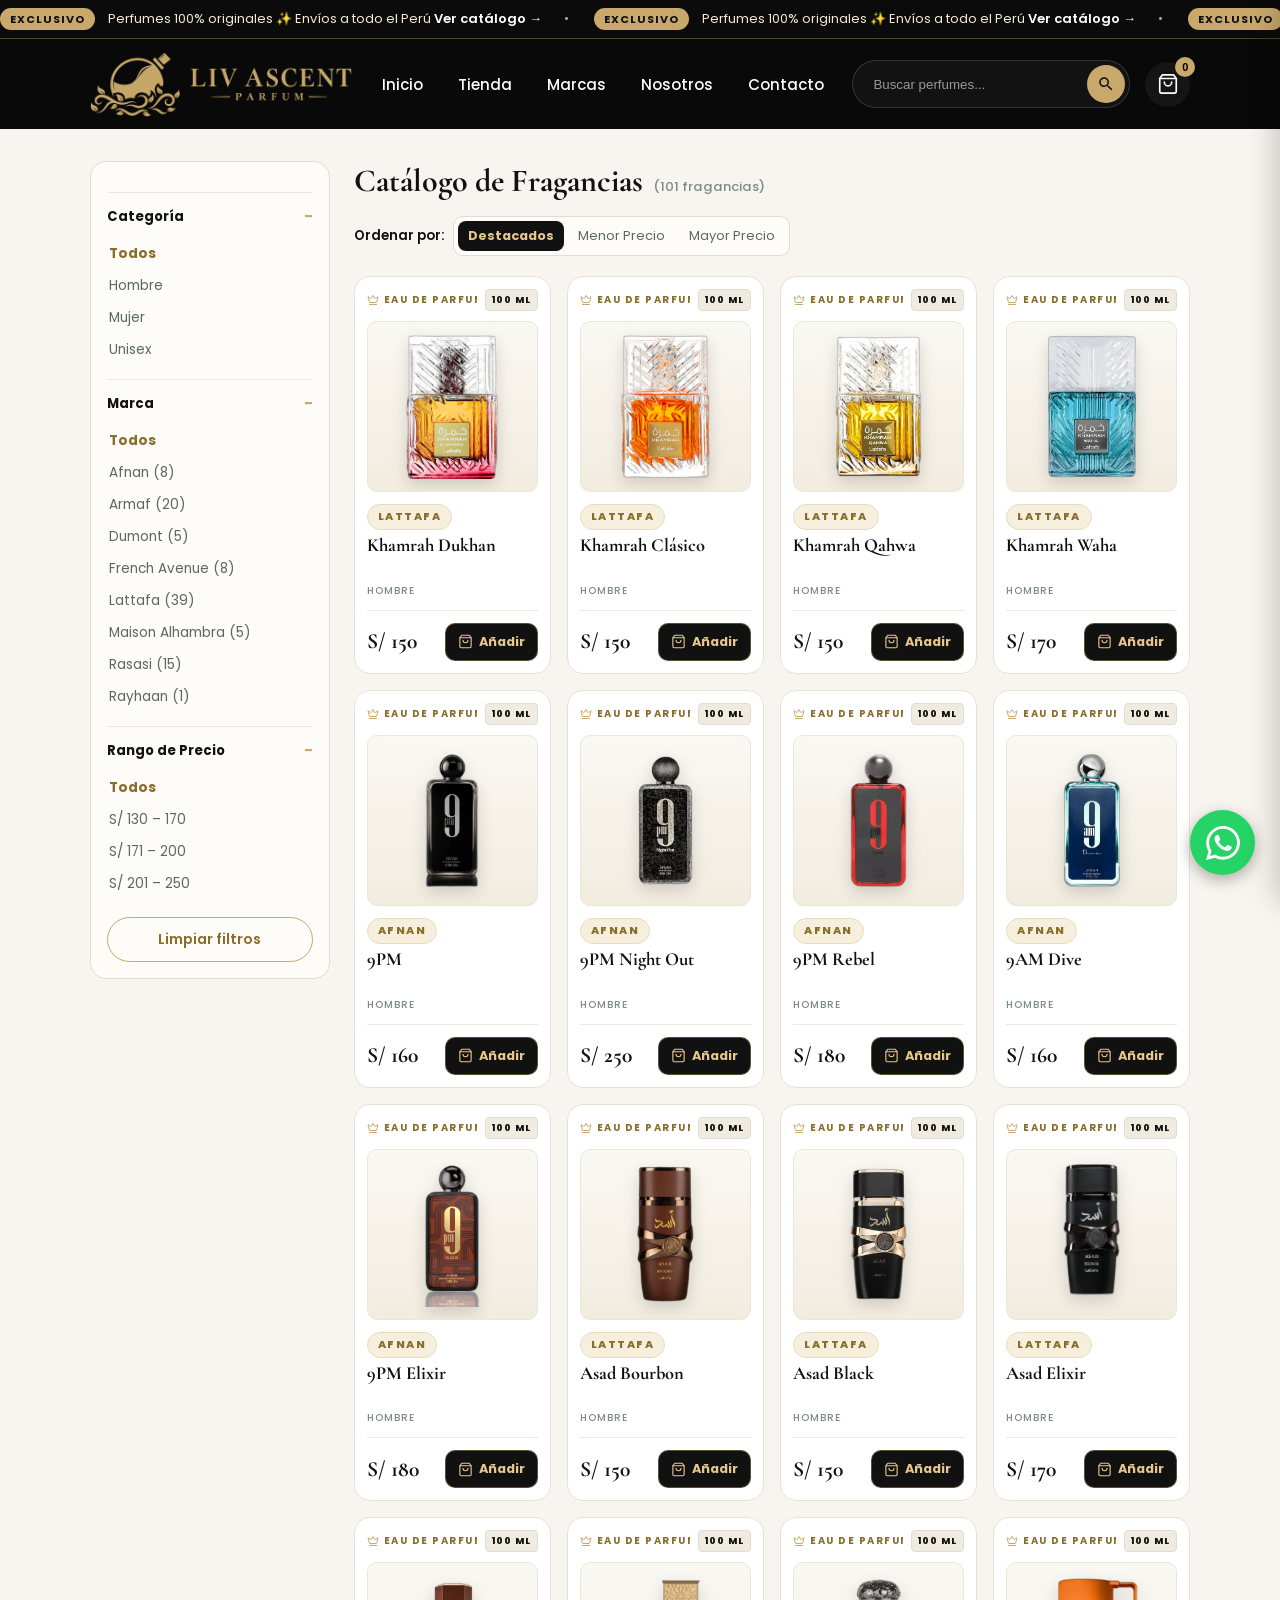
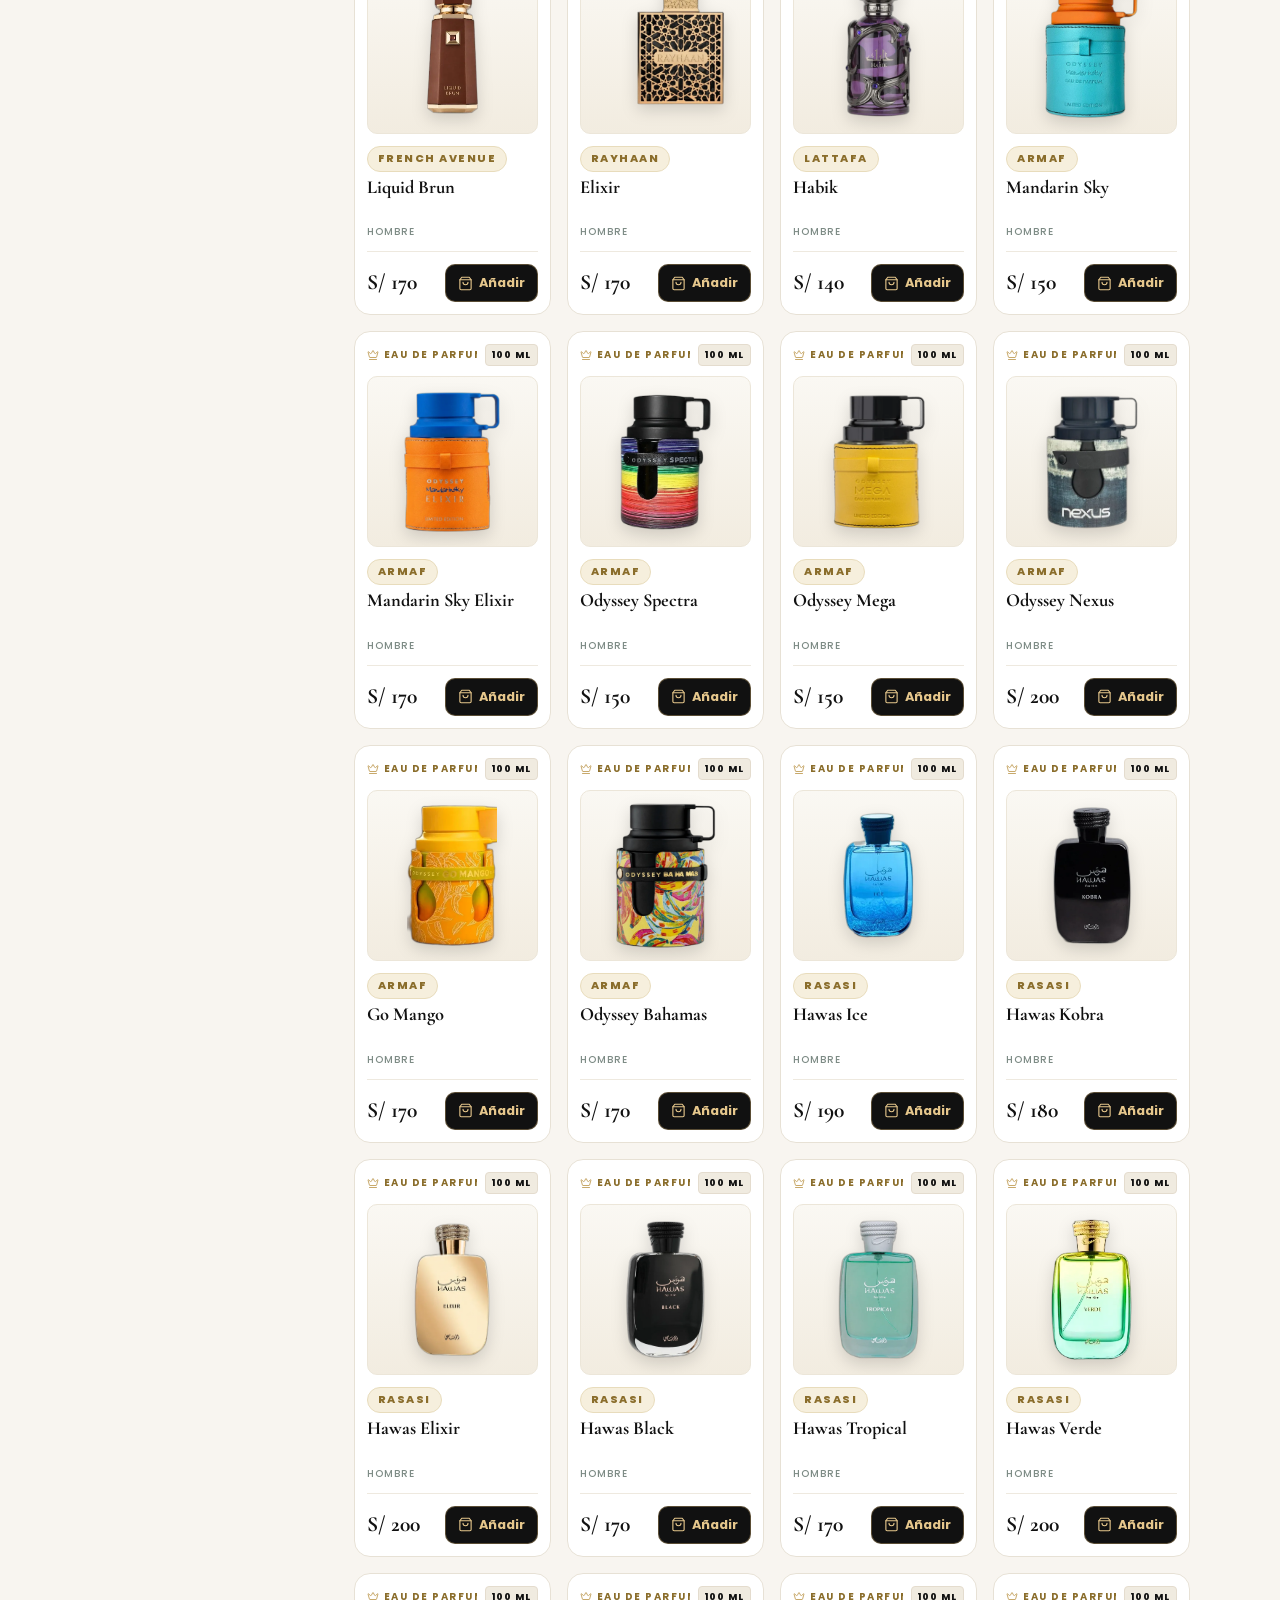
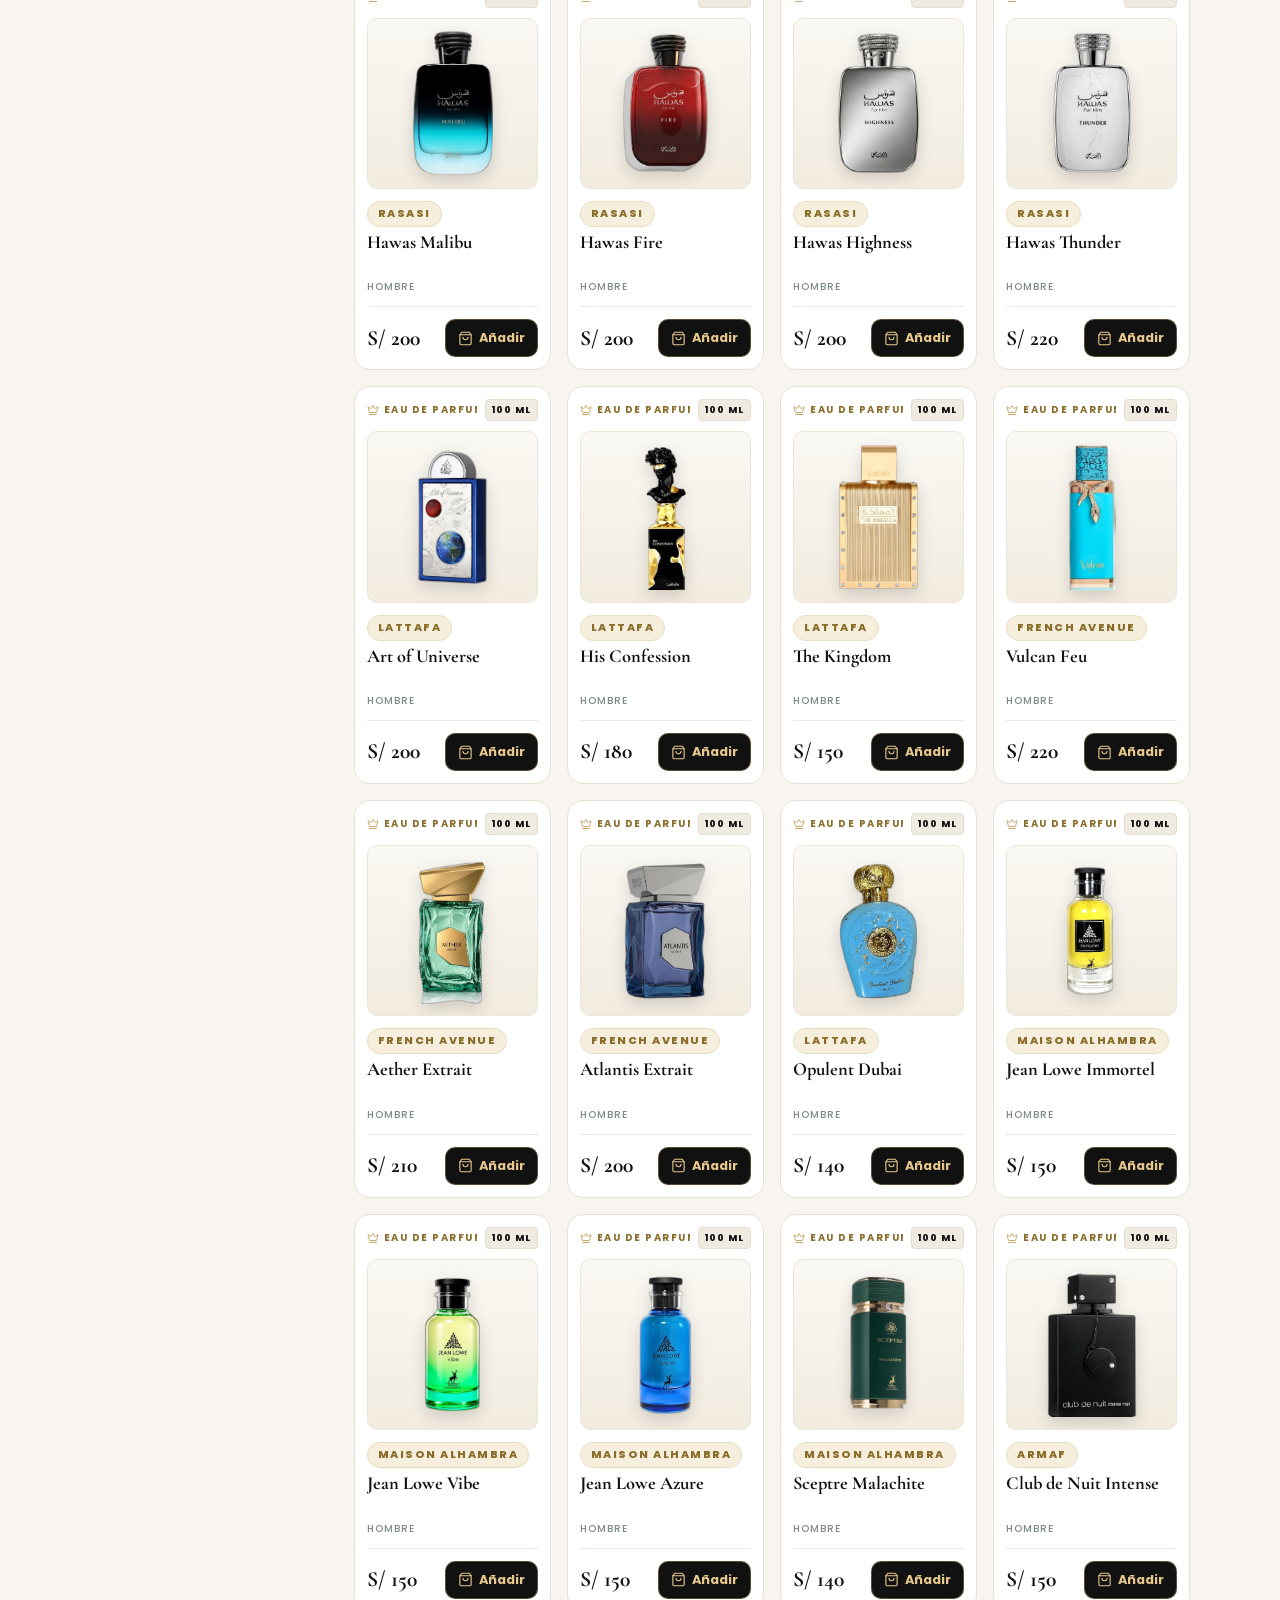
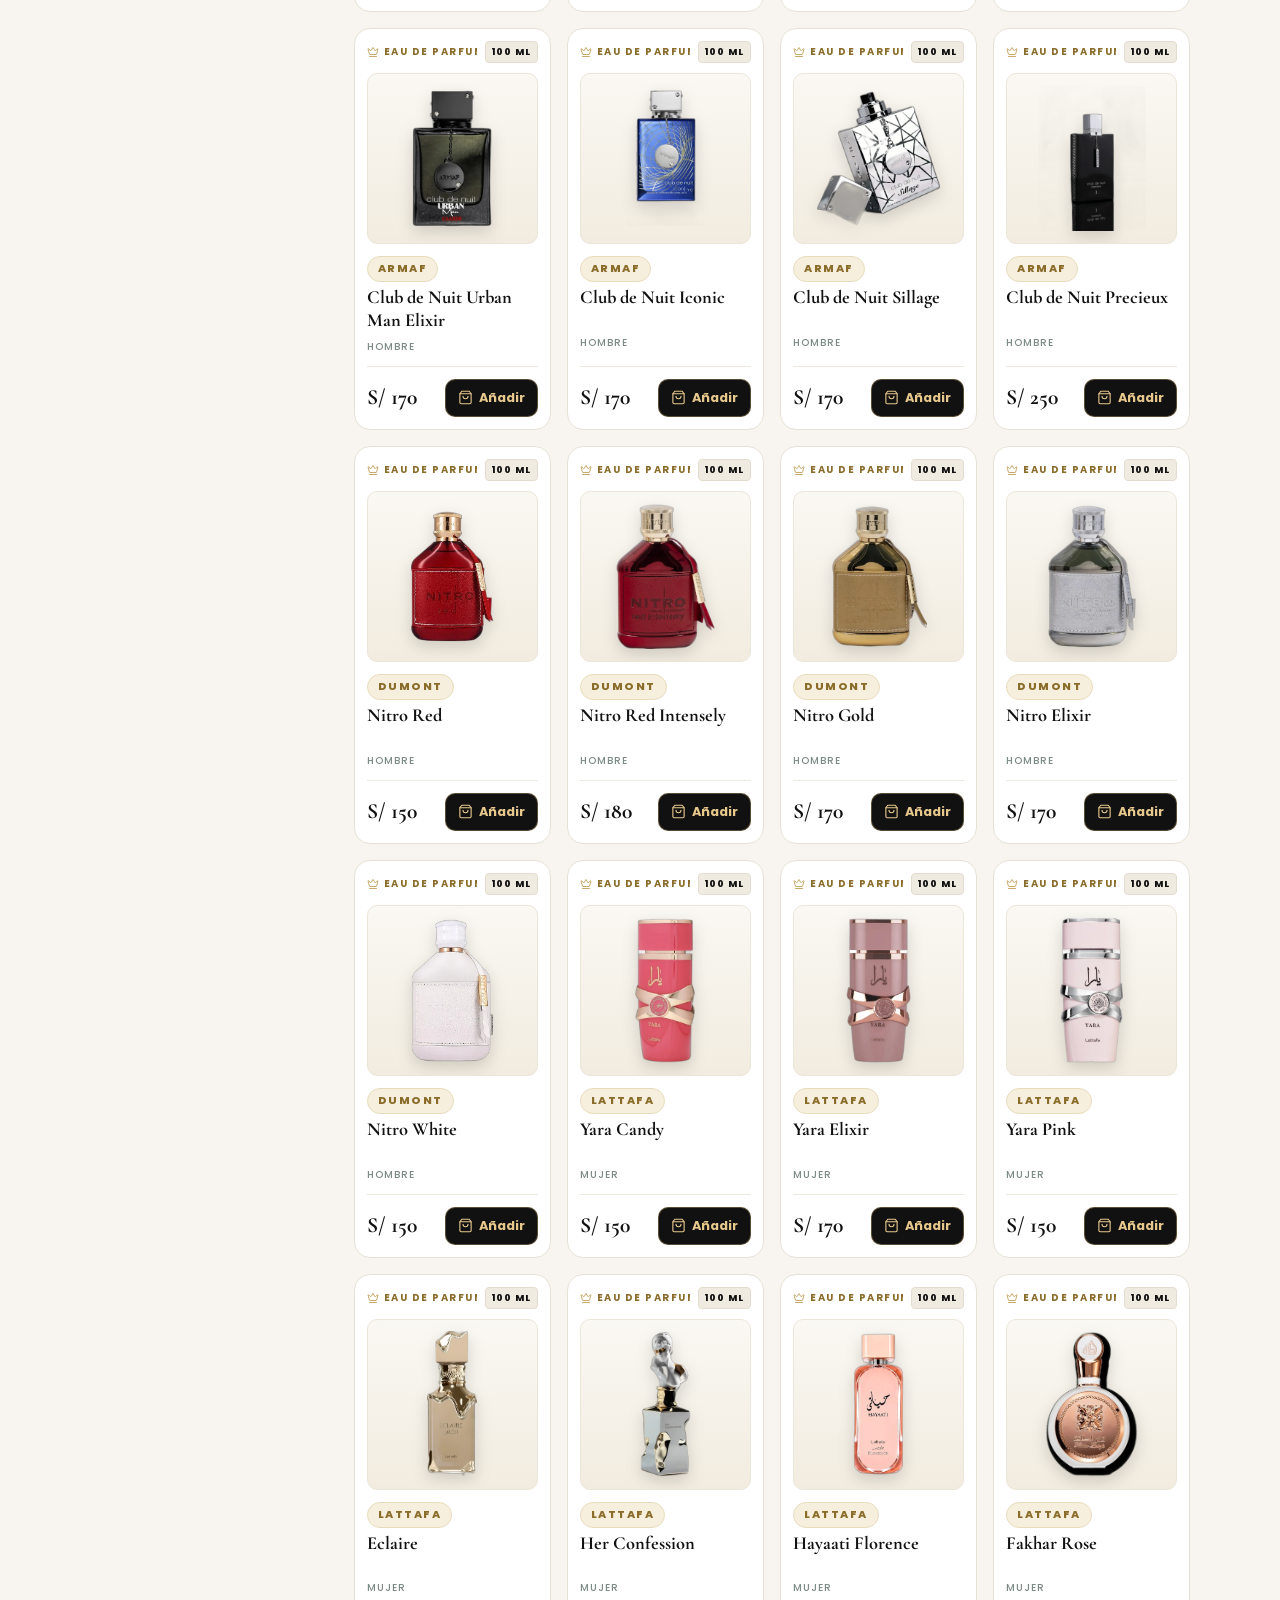
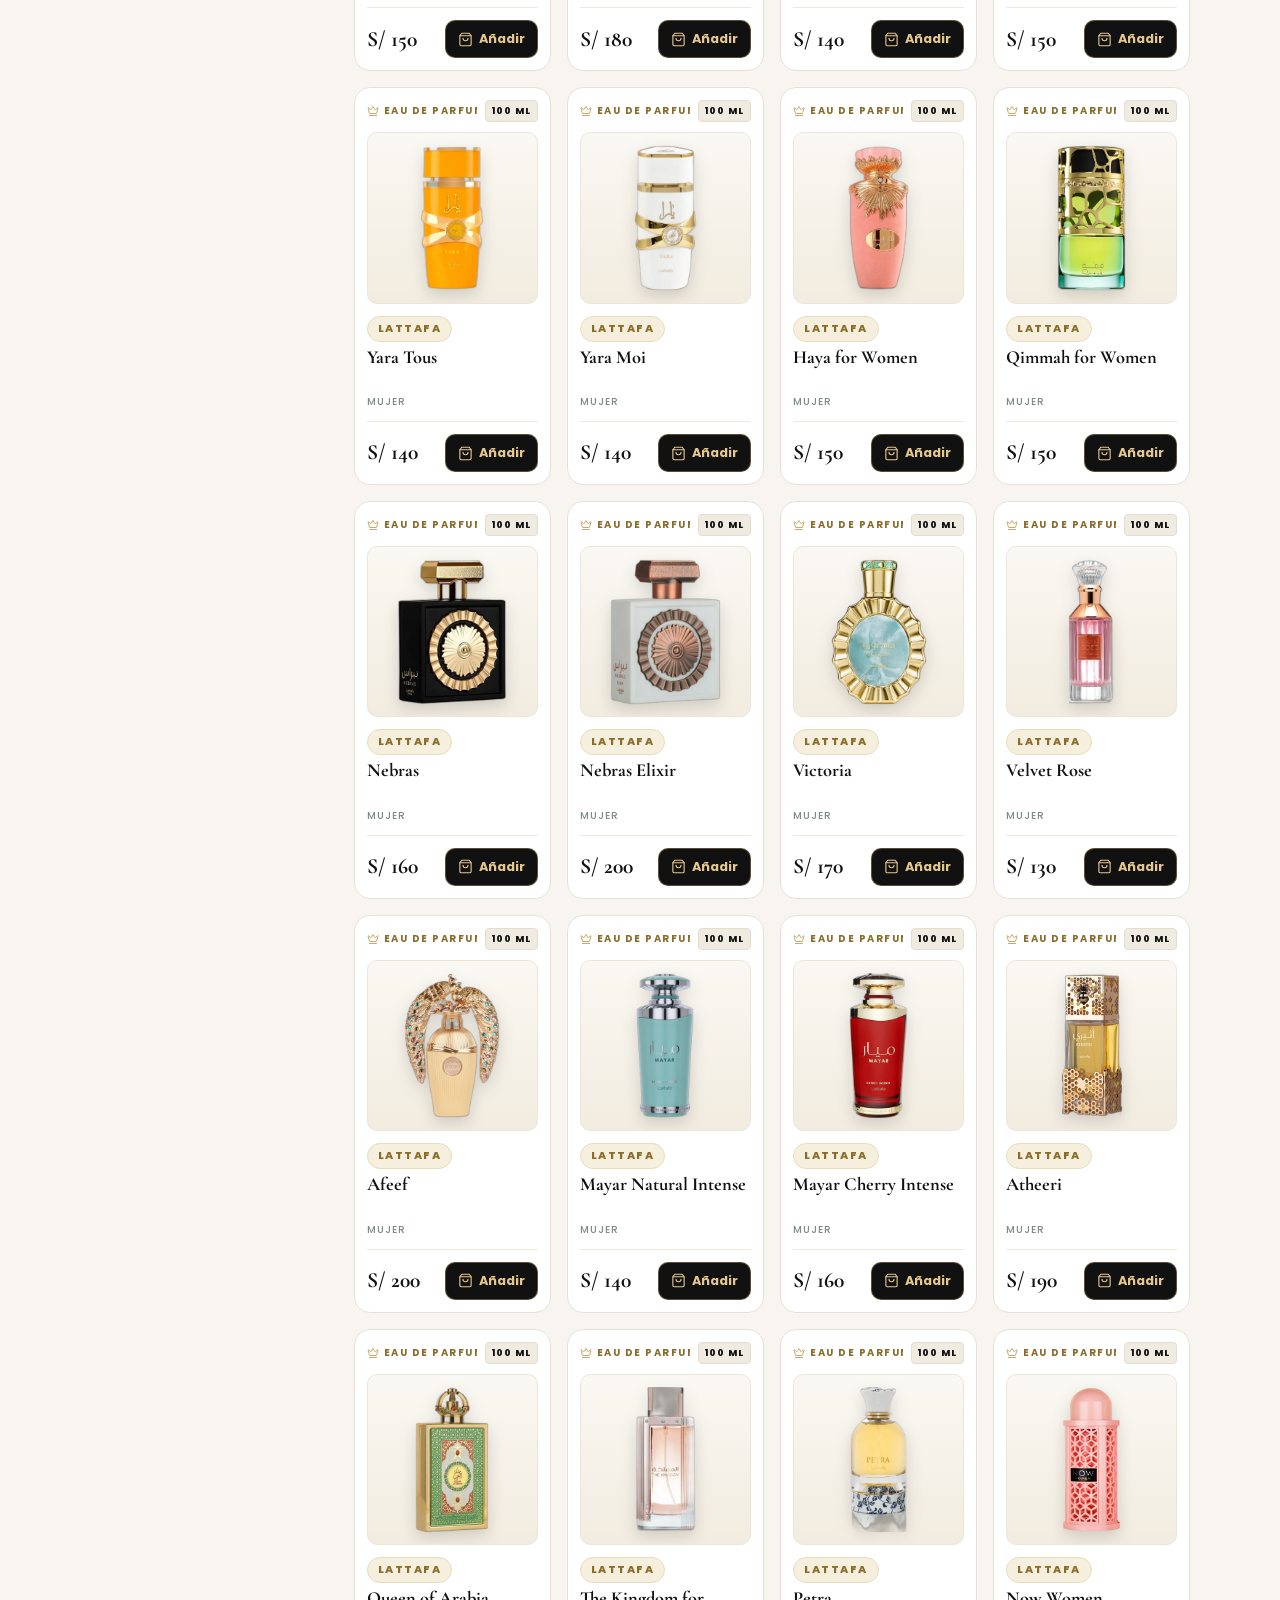
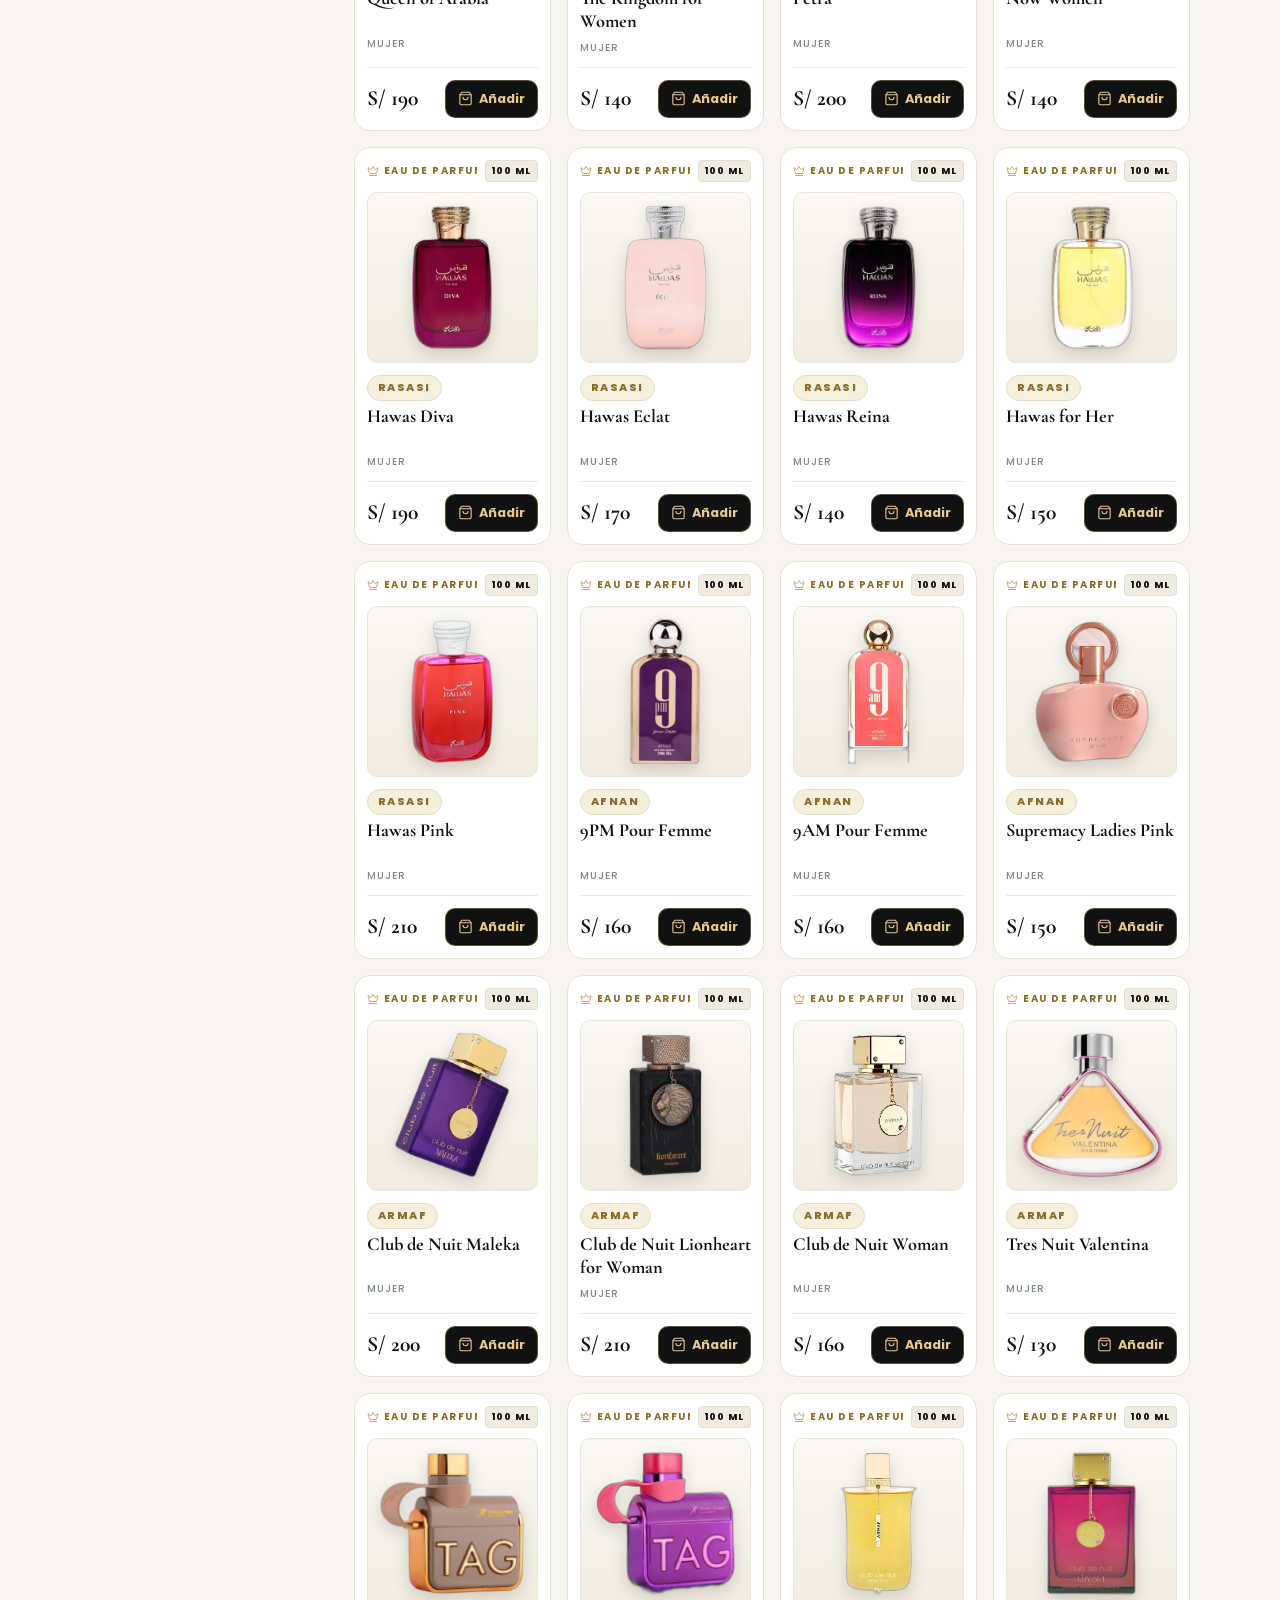
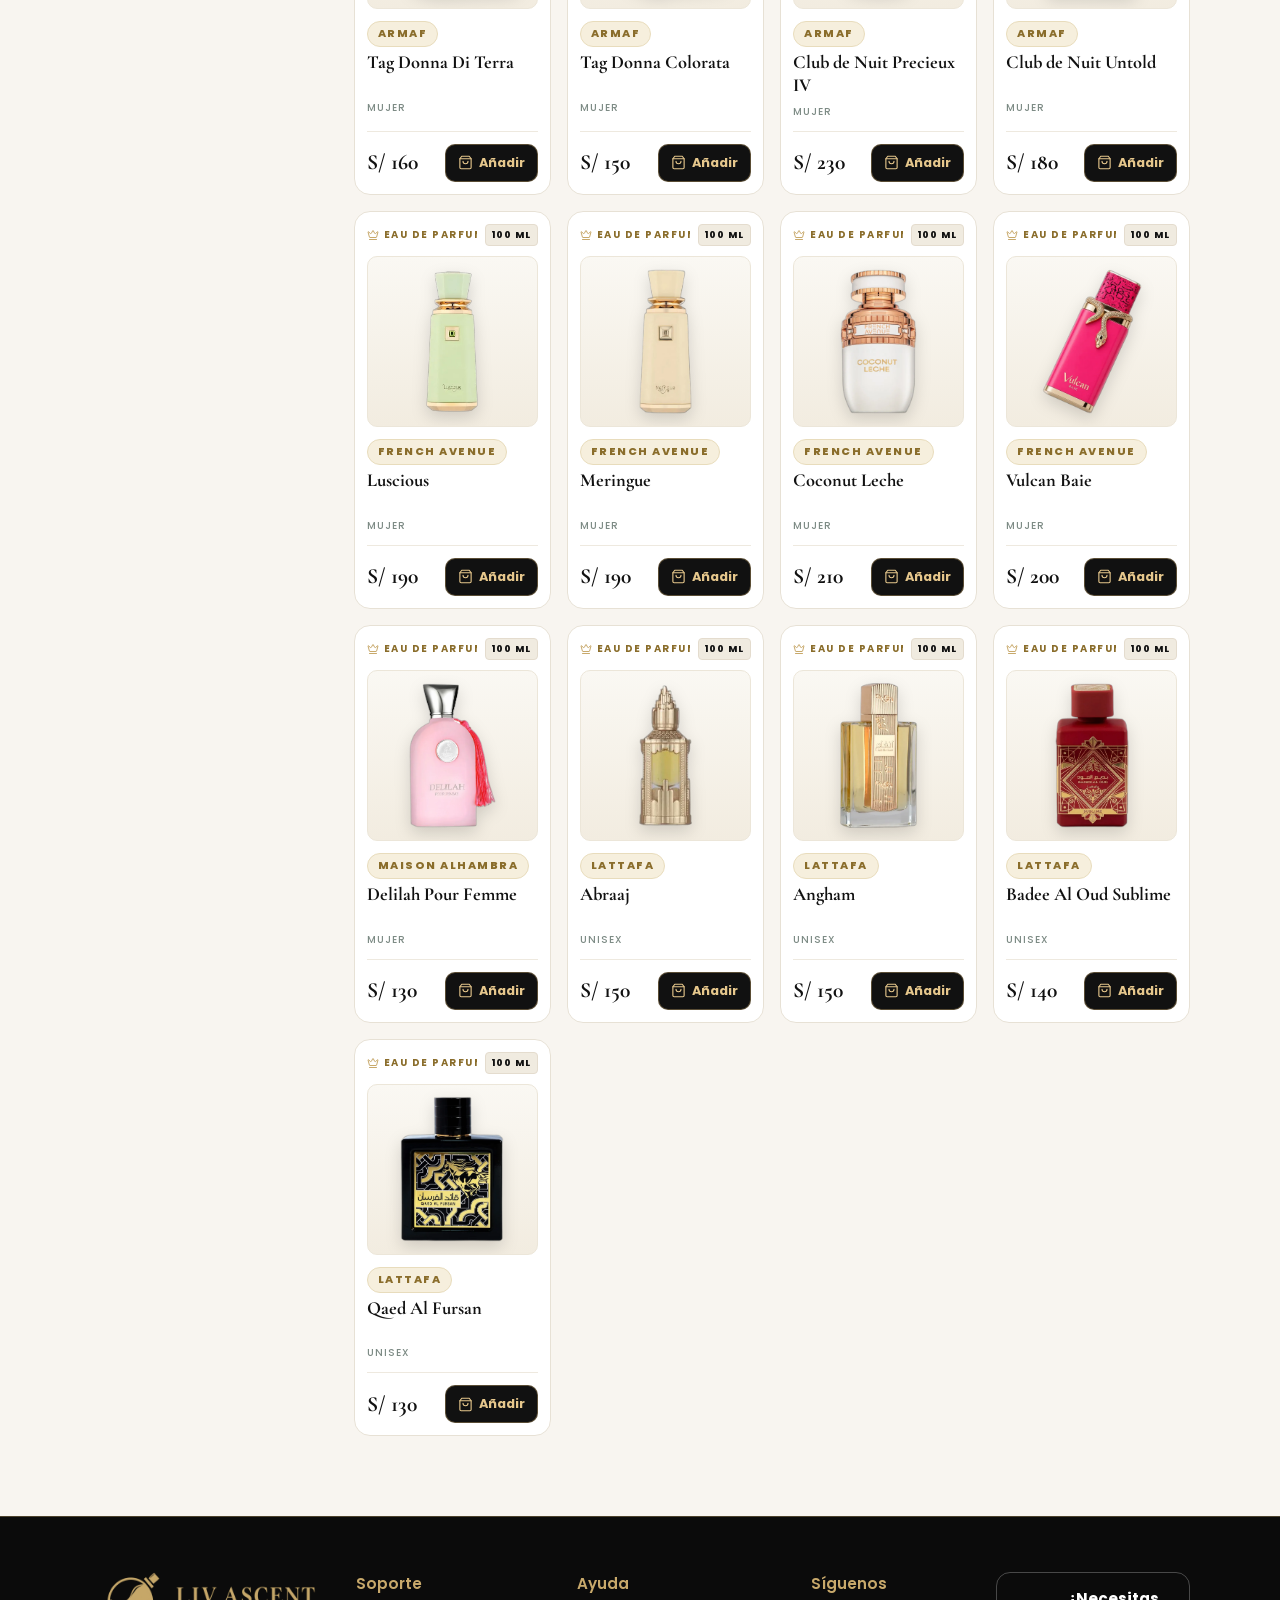
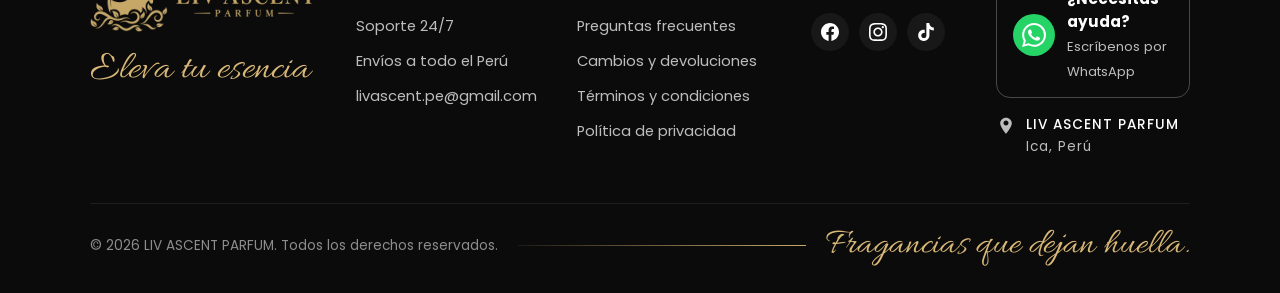
<file: catalogo.html>
<!DOCTYPE html>
<html lang="es">

<head>

    <meta charset="UTF-8">
    <meta name="viewport" content="width=device-width, initial-scale=1.0">
    <meta name="robots" content="noindex">

    <title>Catálogo — LIV ASCENT PARFUM</title>
    <link rel="icon" type="image/png" href="assets/logo/favicon.png">

    <!-- Fonts -->
    <link href="https://fonts.googleapis.com/css2?family=Cormorant+Garamond:wght@400;500;600;700&family=Allura&family=Great+Vibes&family=Poppins:wght@300;400;500;600&display=swap"
        rel="stylesheet">


    <!-- CSS -->
    <link rel="stylesheet" href="css/style.css">
    <link rel="stylesheet" href="css/header.css">
    <link rel="stylesheet" href="css/carousel.css">
    <link rel="stylesheet" href="css/categories.css">
    <link rel="stylesheet" href="css/products.css">
    <link rel="stylesheet" href="css/reviews.css">
    <link rel="stylesheet" href="css/banners.css">
    <link rel="stylesheet" href="css/footer.css">
    <link rel="stylesheet" href="css/cart.css">
    <link rel="stylesheet" href="css/catalogo.css">

</head>

<body>

<!-- TOP BAR -->

<div class="top-sticky">
<div class="announce-bar">
    <div class="announce-track">
        <span class="announce-item"><span class="announce-pill">EXCLUSIVO</span> Perfumes 100% originales ✨ Envíos a todo el Perú <a href="#catalogo">Ver catálogo →</a><span class="announce-sep">•</span> <span class="announce-pill">EXCLUSIVO</span> Perfumes 100% originales ✨ Envíos a todo el Perú <a href="#catalogo">Ver catálogo →</a><span class="announce-sep">•</span> <span class="announce-pill">EXCLUSIVO</span> Perfumes 100% originales ✨ Envíos a todo el Perú <a href="#catalogo">Ver catálogo →</a><span class="announce-sep">•</span></span>
        <span class="announce-item"><span class="announce-pill">EXCLUSIVO</span> Perfumes 100% originales ✨ Envíos a todo el Perú <a href="#catalogo">Ver catálogo →</a><span class="announce-sep">•</span> <span class="announce-pill">EXCLUSIVO</span> Perfumes 100% originales ✨ Envíos a todo el Perú <a href="#catalogo">Ver catálogo →</a><span class="announce-sep">•</span> <span class="announce-pill">EXCLUSIVO</span> Perfumes 100% originales ✨ Envíos a todo el Perú <a href="#catalogo">Ver catálogo →</a><span class="announce-sep">•</span></span>
    </div>
</div>

<!-- HEADER -->

<header>

    <button class="menu-btn" id="menu-btn" type="button" aria-label="Abrir menú">☰ <span>MENÚ</span></button>

    <div class="logo">

        <a href="./" aria-label="Ir al inicio"><img src="assets/logo/logo-lockup.webp"
             alt="LIV ASCENT PARFUM"></a>

    </div>

    <nav>

        <a href="./">Inicio</a>
        <a href="catalogo">Tienda</a>
        <a href="./#marcas">Marcas</a>
        <a href="nosotros">Nosotros</a>
        <a href="https://wa.me/51956896089" target="_blank" rel="noopener">Contacto</a>

    </nav>

    <div class="header-actions">

    <div class="search-box">

        <input
            type="text"
            placeholder="Buscar perfumes...">
        <button class="search-btn" id="search-btn" type="button" aria-label="Buscar"><svg viewBox="0 0 24 24" aria-hidden="true"><path d="M15.5 14h-.79l-.28-.27C15.41 12.59 16 11.11 16 9.5 16 5.91 13.09 3 9.5 3S3 5.91 3 9.5 5.91 16 9.5 16c1.61 0 3.09-.59 4.23-1.57l.27.28v.79l5 4.99L20.49 19l-4.99-5zm-6 0C7.01 14 5 11.99 5 9.5S7.01 5 9.5 5 14 7.01 14 9.5 11.99 14 9.5 14z"/></svg></button>

    </div>

        <button class="icon-btn cart-btn" id="cart-open-btn" type="button" aria-label="Ver carrito">

            <svg viewBox="0 0 24 24" fill="none" stroke="currentColor" stroke-width="1.8" stroke-linecap="round" stroke-linejoin="round" aria-hidden="true"><path d="M6 2 3 6v14a2 2 0 0 0 2 2h14a2 2 0 0 0 2-2V6l-3-4z"/><line x1="3" y1="6" x2="21" y2="6"/><path d="M16 10a4 4 0 0 1-8 0"/></svg>

            <span id="cart-count">
                0
            </span>

        </button>

    </div>

</header>
</div>



<!-- DRAWER MENÚ MÓVIL -->

<div class="drawer-overlay" id="drawer-overlay"></div>
<aside class="drawer" id="drawer" aria-label="Menú">
    <div class="drawer-head">
        <img src="assets/logo/logo-lockup.webp" alt="Liv Ascent Parfum">
        <button class="drawer-close" id="drawer-close-btn" type="button" aria-label="Cerrar menú">✖</button>
    </div>
    <nav class="drawer-nav">
        <a href="./" onclick="closeDrawer()">Inicio</a>
        <a href="catalogo" onclick="closeDrawer()">Tienda</a>
        <a href="./#marcas" onclick="closeDrawer()">Marcas</a>
        <a href="nosotros" onclick="closeDrawer()">Nosotros</a>
        <a href="https://wa.me/51956896089" target="_blank" rel="noopener" onclick="closeDrawer()">Contacto</a>
    </nav>
    <div class="drawer-section">
        <h4>Ayuda</h4>
        <a href="preguntas-frecuentes">Preguntas frecuentes</a>
        <a href="envios-devoluciones">Cambios y devoluciones</a>
        <a href="terminos-condiciones">Términos y condiciones</a>
        <a href="politica-privacidad">Política de privacidad</a>
    </div>
    <p class="drawer-foot">Liv Ascent Parfum • Ica, Perú</p>
</aside>


<main class="catalog-page" id="catalogo">

<div class="catalog-layout">

<aside class="catalog-sidebar" id="catalog-sidebar" aria-label="Filtros del catálogo">
<div class="sidebar-head">
<span class="sidebar-title">Filtros</span>
<button class="sidebar-close" id="sidebar-close-btn" type="button" aria-label="Cerrar filtros">✖</button>
</div>
<div class="filter-group">
<button class="filter-group-head" type="button"><span>Categoría</span><span class="group-icon">−</span></button>
<div class="filter-options" id="category-options">
<button class="filter-option active" data-value="todos" type="button">Todos</button>
<button class="filter-option" data-value="Hombre" type="button">Hombre</button>
<button class="filter-option" data-value="Mujer" type="button">Mujer</button>
<button class="filter-option" data-value="Unisex" type="button">Unisex</button>
</div>
</div>
<div class="filter-group">
<button class="filter-group-head" type="button"><span>Marca</span><span class="group-icon">−</span></button>
<div class="filter-options" id="brand-options"></div>
</div>
<div class="filter-group">
<button class="filter-group-head" type="button"><span>Rango de Precio</span><span class="group-icon">−</span></button>
<div class="filter-options" id="price-options">
<button class="filter-option active" data-value="todos" type="button">Todos</button>
<button class="filter-option" data-value="130-170" type="button">S/ 130 – 170</button>
<button class="filter-option" data-value="171-200" type="button">S/ 171 – 200</button>
<button class="filter-option" data-value="201-250" type="button">S/ 201 – 250</button>
</div>
</div>
<button class="clear-filters" id="clear-filters" type="button">Limpiar filtros</button>
</aside>
<div class="catalog-sidebar-overlay" id="catalog-sidebar-overlay"></div>

<div class="catalog-main">

<div class="catalog-title-row">
<div class="catalog-title">
<h1>Catálogo de Fragancias</h1>
<span class="catalog-title-count" id="catalog-count">(55 fragancias)</span>
</div>
<div class="catalog-sort">
<span>Ordenar por:</span>
<div class="sort-segmented" id="sort-segmented">
<button class="sort-btn active" data-sort="destacados" type="button">Destacados</button>
<button class="sort-btn" data-sort="precio-asc" type="button">Menor Precio</button>
<button class="sort-btn" data-sort="precio-desc" type="button">Mayor Precio</button>
</div>
<div class="sort-dropdown" id="sort-dropdown">
<button class="sort-dropdown-btn" id="sort-dropdown-btn" type="button" aria-haspopup="true" aria-expanded="false">
<svg class="sort-burger" viewBox="0 0 24 24" fill="none" stroke="currentColor" stroke-width="2" stroke-linecap="round" aria-hidden="true"><line x1="3" y1="6" x2="21" y2="6"/><line x1="3" y1="12" x2="21" y2="12"/><line x1="3" y1="18" x2="21" y2="18"/></svg>
<span>Ordenar: <strong id="sort-dropdown-label">Destacados</strong></span>
<svg class="sort-chevron" viewBox="0 0 24 24" fill="none" stroke="currentColor" stroke-width="2" stroke-linecap="round" stroke-linejoin="round" aria-hidden="true"><polyline points="6 9 12 15 18 9"/></svg>
</button>
<div class="sort-dropdown-menu" id="sort-dropdown-menu">
<button class="sort-dropdown-option active" data-sort="destacados" type="button">Destacados</button>
<button class="sort-dropdown-option" data-sort="precio-asc" type="button">Menor Precio</button>
<button class="sort-dropdown-option" data-sort="precio-desc" type="button">Mayor Precio</button>
</div>
</div>
</div>
</div>

<button class="catalog-filters-btn" id="catalog-filters-btn" type="button"><svg viewBox="0 0 24 24" fill="currentColor" aria-hidden="true"><polygon points="22 3 2 3 10 12.46 10 19 14 21 14 12.46 22 3"/></svg> Filtros</button>

<div class="catalog-grid" id="catalog-grid"></div>

<div class="catalog-empty" id="catalog-empty" hidden>
<p class="catalog-empty-title">No encontramos perfumes con esos filtros.</p>
<p class="catalog-empty-sub">Prueba con otra marca, categoría o precio.</p>
<button class="catalog-empty-btn" type="button" id="catalog-empty-btn">Ver todos los perfumes</button>
</div>

</div>

</div>

</main>

<!-- FOOTER -->

<footer>

<div class="footer-container">

    <div class="footer-brand">
        <img class="footer-logo-img" src="assets/logo/logo-lockup.webp" alt="Liv Ascent Parfum">
        <p class="slogan">Eleva tu esencia</p>
    </div>

    <div class="footer-column">
        <h3>Soporte</h3>
        <ul class="footer-links">
            <li><a href="https://wa.me/51956896089" target="_blank" rel="noopener">Soporte 24/7</a></li>
            <li><a href="envios-devoluciones">Envíos a todo el Perú</a></li>
            <li><a href="mailto:livascent.pe@gmail.com">livascent.pe@gmail.com</a></li>
        </ul>
    </div>

    <div class="footer-column">
        <h3>Ayuda</h3>
        <ul class="footer-links">
            <li><a href="preguntas-frecuentes">Preguntas frecuentes</a></li>
            <li><a href="envios-devoluciones">Cambios y devoluciones</a></li>
            <li><a href="terminos-condiciones">Términos y condiciones</a></li>
            <li><a href="politica-privacidad">Política de privacidad</a></li>
        </ul>
    </div>

    <div class="footer-column">
        <h3>Síguenos</h3>
        <div class="social-links">
            <a href="https://www.facebook.com/profile.php?id=61596367331043" target="_blank" rel="noopener" aria-label="Facebook"><svg viewBox="0 0 24 24" aria-hidden="true"><path d="M24 12.073c0-6.627-5.373-12-12-12s-12 5.373-12 12c0 5.99 4.388 10.954 10.125 11.854v-8.385H7.078v-3.47h3.047V9.43c0-3.007 1.792-4.669 4.533-4.669 1.312 0 2.686.235 2.686.235v2.953H15.83c-1.491 0-1.956.925-1.956 1.874v2.25h3.328l-.532 3.47h-2.796v8.385C19.612 23.027 24 18.062 24 12.073z"/></svg></a>
            <a href="https://www.instagram.com/livascent.pe/" target="_blank" rel="noopener" aria-label="Instagram"><svg viewBox="0 0 24 24" aria-hidden="true"><path d="M12 2.163c3.204 0 3.584.012 4.85.07 3.252.148 4.771 1.691 4.919 4.919.058 1.265.069 1.645.069 4.849 0 3.205-.012 3.584-.069 4.849-.149 3.225-1.664 4.771-4.919 4.919-1.266.058-1.644.07-4.85.07-3.204 0-3.584-.012-4.849-.07-3.26-.149-4.771-1.699-4.919-4.92-.058-1.265-.07-1.644-.07-4.849 0-3.204.013-3.583.07-4.849.149-3.227 1.664-4.771 4.919-4.919 1.266-.057 1.645-.069 4.849-.069zm0-2.163c-3.259 0-3.667.014-4.947.072-4.358.2-6.78 2.618-6.98 6.98-.059 1.281-.073 1.689-.073 4.948 0 3.259.014 3.668.072 4.948.2 4.358 2.618 6.78 6.98 6.98 1.281.058 1.689.072 4.948.072 3.259 0 3.668-.014 4.948-.072 4.354-.2 6.782-2.618 6.979-6.98.059-1.28.073-1.689.073-4.948 0-3.259-.014-3.667-.072-4.947-.196-4.354-2.617-6.78-6.979-6.98-1.281-.059-1.69-.073-4.949-.073zm0 5.838c-3.403 0-6.162 2.759-6.162 6.162s2.759 6.163 6.162 6.163 6.162-2.759 6.162-6.163c0-3.403-2.759-6.162-6.162-6.162zm0 10.162c-2.209 0-4-1.79-4-4 0-2.209 1.791-4 4-4s4 1.791 4 4c0 2.21-1.791 4-4 4zm6.406-11.845c-.796 0-1.441.645-1.441 1.44s.645 1.44 1.441 1.44c.795 0 1.439-.645 1.439-1.44s-.644-1.44-1.439-1.44z"/></svg></a>
            <a href="https://www.tiktok.com/@livascent.pe" target="_blank" rel="noopener" aria-label="TikTok"><svg viewBox="0 0 24 24" aria-hidden="true"><path d="M12.525.02c1.31-.02 2.61-.01 3.91-.02.08 1.53.63 3.09 1.75 4.17 1.12 1.11 2.7 1.62 4.24 1.79v4.03c-1.44-.05-2.89-.35-4.2-.97-.57-.26-1.1-.59-1.62-.93-.01 2.92.01 5.84-.02 8.75-.08 1.4-.54 2.79-1.35 3.94-1.31 1.92-3.58 3.17-5.91 3.21-1.43.08-2.86-.31-4.08-1.03-2.02-1.19-3.44-3.37-3.65-5.71-.02-.5-.03-1-.01-1.49.18-1.9 1.12-3.72 2.58-4.96 1.66-1.44 3.98-2.13 6.15-1.72.02 1.48-.04 2.96-.04 4.44-.99-.32-2.15-.23-3.02.37-.63.41-1.11 1.04-1.36 1.75-.21.51-.15 1.07-.14 1.61.24 1.64 1.82 3.02 3.5 2.87 1.12-.01 2.19-.66 2.77-1.61.19-.33.4-.67.41-1.06.1-1.79.06-3.57.07-5.36.01-4.03-.01-8.05.02-12.07z"/></svg></a>
        </div>
    </div>

    <div class="footer-help">
        <a class="footer-help-card" href="https://wa.me/51956896089?text=Hola%20Liv%20Ascent%20Parfum%2C%20necesito%20ayuda" target="_blank" rel="noopener">
            <span class="footer-help-icon"><svg viewBox="0 0 24 24" aria-hidden="true"><path d="M17.472 14.382c-.297-.149-1.758-.867-2.03-.967-.273-.099-.471-.148-.67.15-.197.297-.767.966-.94 1.164-.173.199-.347.223-.644.075-.297-.15-1.255-.463-2.39-1.475-.883-.788-1.48-1.761-1.653-2.059-.173-.297-.018-.458.13-.606.134-.133.298-.347.446-.52.149-.174.198-.298.298-.497.099-.198.05-.371-.025-.52-.075-.149-.669-1.612-.916-2.207-.242-.579-.487-.5-.669-.51-.173-.008-.371-.01-.57-.01-.198 0-.52.074-.792.372-.272.297-1.04 1.016-1.04 2.479 0 1.462 1.065 2.875 1.213 3.074.149.198 2.096 3.2 5.077 4.487.709.306 1.262.489 1.694.625.712.227 1.36.195 1.871.118.571-.085 1.758-.719 2.006-1.413.248-.694.248-1.289.173-1.413-.074-.124-.272-.198-.57-.347m-5.421 7.403h-.004a9.87 9.87 0 01-5.031-1.378l-.361-.214-3.741.982.998-3.648-.235-.374a9.86 9.86 0 01-1.51-5.26c.001-5.45 4.436-9.884 9.888-9.884 2.64 0 5.122 1.03 6.988 2.898a9.825 9.825 0 012.893 6.994c-.003 5.45-4.437 9.884-9.885 9.884m8.413-18.297A11.815 11.815 0 0012.05 0C5.495 0 .16 5.335.157 11.892c0 2.096.547 4.142 1.588 5.945L.057 24l6.305-1.654a11.882 11.882 0 005.683 1.448h.005c6.554 0 11.89-5.335 11.893-11.893a11.821 11.821 0 00-3.48-8.413z"/></svg></span>
            <span>
                <strong>¿Necesitas ayuda?</strong>
                <small>Escríbenos por WhatsApp</small>
            </span>
        </a>
        <p class="footer-peru"><svg viewBox="0 0 24 24" aria-hidden="true"><path d="M12 2C8.13 2 5 5.13 5 8.5c0 5.25 7 13 7 13s7-7.75 7-13C19 5.13 15.87 2 12 2zm0 9.5c-1.66 0-3-1.34-3-3s1.34-3 3-3 3 1.34 3 3-1.34 3-3 3z"/></svg><span><strong>LIV ASCENT PARFUM</strong><br>Ica, Perú</span></p>
    </div>

</div>

<div class="footer-bottom">
    <span>© 2026 LIV ASCENT PARFUM. Todos los derechos reservados.</span>
    <span class="footer-gold-line"></span>
    <span class="footer-tagline">Fragancias que dejan huella.</span>
</div>

</footer>



<!-- WHATSAPP FLOTANTE -->
<a class="whatsapp" href="https://wa.me/51956896089?text=Hola%20Liv%20Ascent%20Parfum%2C%20quiero%20pedir%20un%20perfume" target="_blank" rel="noopener" aria-label="WhatsApp"><svg viewBox="0 0 24 24" aria-hidden="true"><path d="M17.472 14.382c-.297-.149-1.758-.867-2.03-.967-.273-.099-.471-.148-.67.15-.197.297-.767.966-.94 1.164-.173.199-.347.223-.644.075-.297-.15-1.255-.463-2.39-1.475-.883-.788-1.48-1.761-1.653-2.059-.173-.297-.018-.458.13-.606.134-.133.298-.347.446-.52.149-.174.198-.298.298-.497.099-.198.05-.371-.025-.52-.075-.149-.669-1.612-.916-2.207-.242-.579-.487-.5-.669-.51-.173-.008-.371-.01-.57-.01-.198 0-.52.074-.792.372-.272.297-1.04 1.016-1.04 2.479 0 1.462 1.065 2.875 1.213 3.074.149.198 2.096 3.2 5.077 4.487.709.306 1.262.489 1.694.625.712.227 1.36.195 1.871.118.571-.085 1.758-.719 2.006-1.413.248-.694.248-1.289.173-1.413-.074-.124-.272-.198-.57-.347m-5.421 7.403h-.004a9.87 9.87 0 01-5.031-1.378l-.361-.214-3.741.982.998-3.648-.235-.374a9.86 9.86 0 01-1.51-5.26c.001-5.45 4.436-9.884 9.888-9.884 2.64 0 5.122 1.03 6.988 2.898a9.825 9.825 0 012.893 6.994c-.003 5.45-4.437 9.884-9.885 9.884m8.413-18.297A11.815 11.815 0 0012.05 0C5.495 0 .16 5.335.157 11.892c0 2.096.547 4.142 1.588 5.945L.057 24l6.305-1.654a11.882 11.882 0 005.683 1.448h.005c6.554 0 11.89-5.335 11.893-11.893a11.821 11.821 0 00-3.48-8.413z"/></svg></a>


<!-- CARRITO -->
<div class="cart-overlay" id="cart-overlay"></div>
<aside class="cart-drawer" id="cart-drawer" aria-label="Carrito de compras">
    <div class="cart-header">
        <div class="cart-title-wrap">
            <span class="cart-logo"><svg viewBox="0 0 24 24" fill="none" stroke="currentColor" stroke-width="1.8" stroke-linecap="round" stroke-linejoin="round" aria-hidden="true"><path d="M6 2 3 6v14a2 2 0 0 0 2 2h14a2 2 0 0 0 2-2V6l-3-4z"/><line x1="3" y1="6" x2="21" y2="6"/><path d="M16 10a4 4 0 0 1-8 0"/></svg></span>
            <div>
                <h3>BOLSA DE FRAGANCIAS</h3>
                <p class="cart-subtitle">Liv Ascent Parfum Oficial</p>
            </div>
        </div>
        <div class="cart-header-right">
            <button class="cart-close" id="cart-close-btn" type="button" aria-label="Cerrar carrito">✖</button>
        </div>
    </div>
    <div class="cart-count-bar"><svg class="count-bag" viewBox="0 0 24 24" fill="none" stroke="currentColor" stroke-width="1.8" stroke-linecap="round" stroke-linejoin="round" aria-hidden="true"><path d="M6 2 3 6v14a2 2 0 0 0 2 2h14a2 2 0 0 0 2-2V6l-3-4z"/><line x1="3" y1="6" x2="21" y2="6"/><path d="M16 10a4 4 0 0 1-8 0"/></svg> Tienes <span class="cart-count-badge" id="cart-count-badge">0 frascos</span> en tu bolsa</div>
    <div id="cart-items"></div>
    <div class="cart-footer" id="cart-footer">
        <div class="cart-totals">
            <div class="totals-row"><span>Subtotal neto</span><span id="cart-subtotal">S/ 0.00</span></div>
            <div class="totals-row"><span>IGV (18%)</span><span id="cart-igv">S/ 0.00</span></div>
            <div class="totals-row total-row"><span>Total estimado</span><span id="cart-total">S/ 0.00</span></div>
        </div>
        <button class="buy-now-btn" id="buy-now-btn" type="button" onclick="buyNow()">Comprar ya</button>
        <button class="advisor-btn" id="advisor-btn" type="button" onclick="buyWithAdvisor()"><svg viewBox="0 0 24 24" aria-hidden="true"><path d="M17.472 14.382c-.297-.149-1.758-.867-2.03-.967-.273-.099-.471-.148-.67.15-.197.297-.767.966-.94 1.164-.173.199-.347.223-.644.075-.297-.15-1.255-.463-2.39-1.475-.883-.788-1.48-1.761-1.653-2.059-.173-.297-.018-.458.13-.606.134-.133.298-.347.446-.52.149-.174.198-.298.298-.497.099-.198.05-.371-.025-.52-.075-.149-.669-1.612-.916-2.207-.242-.579-.487-.5-.669-.51-.173-.008-.371-.01-.57-.01-.198 0-.52.074-.792.372-.272.297-1.04 1.016-1.04 2.479 0 1.462 1.065 2.875 1.213 3.074.149.198 2.096 3.2 5.077 4.487.709.306 1.262.489 1.694.625.712.227 1.36.195 1.871.118.571-.085 1.758-.719 2.006-1.413.248-.694.248-1.289.173-1.413-.074-.124-.272-.198-.57-.347m-5.421 7.403h-.004a9.87 9.87 0 01-5.031-1.378l-.361-.214-3.741.982.998-3.648-.235-.374a9.86 9.86 0 01-1.51-5.26c.001-5.45 4.436-9.884 9.888-9.884 2.64 0 5.122 1.03 6.988 2.898a9.825 9.825 0 012.893 6.994c-.003 5.45-4.437 9.884-9.885 9.884m8.413-18.297A11.815 11.815 0 0012.05 0C5.495 0 .16 5.335.157 11.892c0 2.096.547 4.142 1.588 5.945L.057 24l6.305-1.654a11.882 11.882 0 005.683 1.448h.005c6.554 0 11.89-5.335 11.893-11.893a11.821 11.821 0 00-3.48-8.413z"/></svg> Comprar con asesor</button>
        <p class="cart-note">🛡️ 100% Perfumes Originales • Batch Code Verificable.</p>
    </div>
</aside>

<!-- Scripts -->

<script src="js/cart.js"></script>
<script src="js/catalogo.js"></script>
<script src="js/mobile-menu.js"></script>

</body>

</html>
</file>
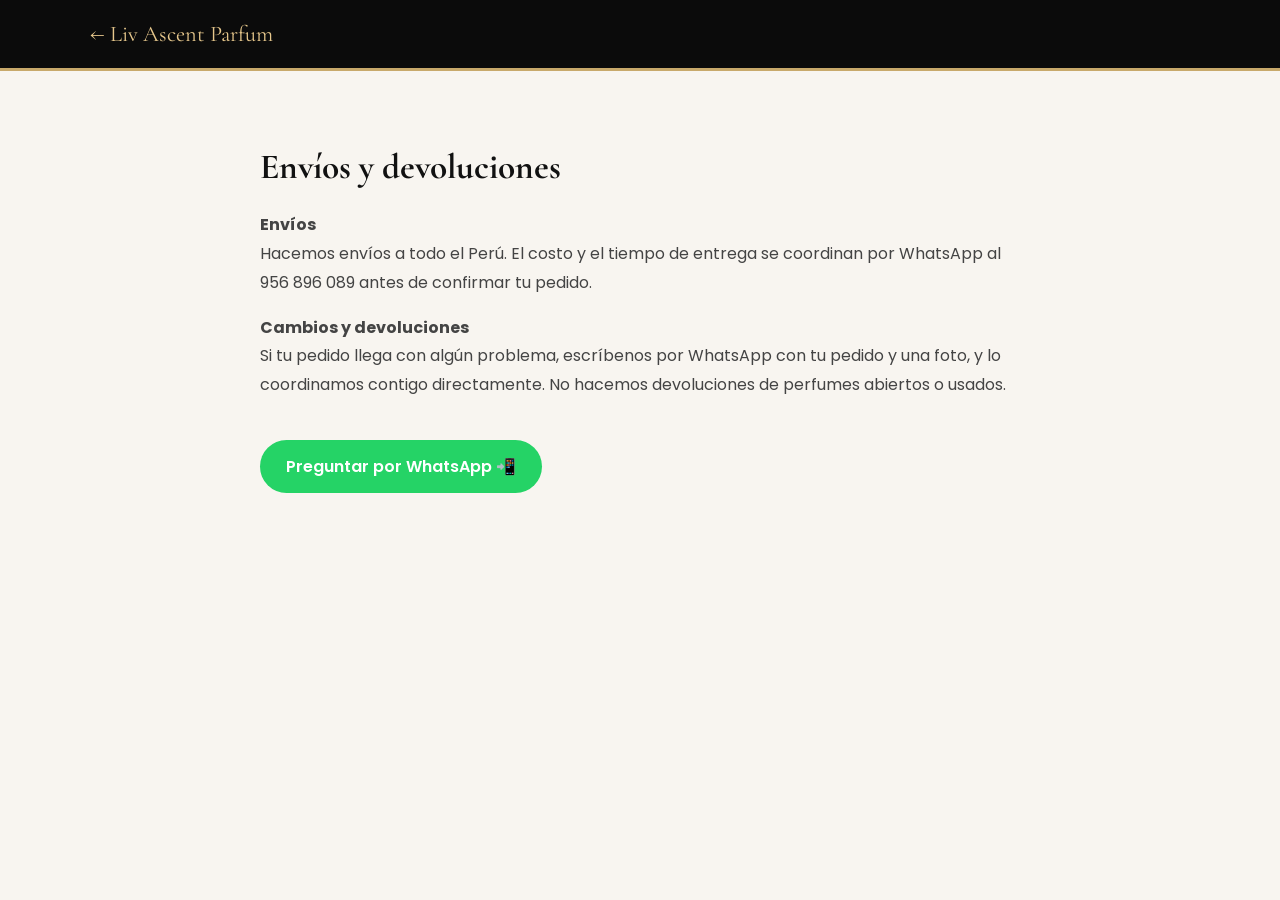
<file: envios-devoluciones.html>
<!DOCTYPE html>
<html lang="es">
<head>
<meta charset="UTF-8">
<meta name="viewport" content="width=device-width, initial-scale=1.0">
<meta name="robots" content="noindex">
<title>Cambios y devoluciones — Liv Ascent Parfum</title>
<link rel="icon" type="image/png" href="assets/logo/favicon.png">
<link href="https://fonts.googleapis.com/css2?family=Cormorant+Garamond:wght@400;500;600;700&family=Poppins:wght@300;400;500;600&display=swap" rel="stylesheet">
<style>
body{font-family:'Poppins',sans-serif;background:#f8f5f0;color:#222;margin:0}
header{background:#0b0b0b;padding:20px 7%;border-bottom:3px solid #c8a96b}
header a{color:#e6c78c;text-decoration:none;font-family:'Cormorant Garamond',serif;font-size:1.4rem}
main{max-width:760px;margin:0 auto;padding:50px 20px 70px}
h1{font-family:'Cormorant Garamond',serif;font-size:2.2rem;color:#111}
h2{font-family:'Cormorant Garamond',serif;font-size:1.5rem;color:#111;margin-top:32px}
p,li{line-height:1.8;color:#444}
a{color:#8a6d2b}
.btn{display:inline-block;margin-top:24px;background:#25D366;color:#fff;text-decoration:none;font-weight:600;padding:14px 26px;border-radius:30px}
</style>
</head>
<body>
<header><a href="./">← Liv Ascent Parfum</a></header>
<main>
<h1>Envíos y devoluciones</h1>

<p><strong>Envíos</strong><br>Hacemos envíos a todo el Perú. El costo y el tiempo de entrega se coordinan por WhatsApp al 956 896 089 antes de confirmar tu pedido.</p>
<p><strong>Cambios y devoluciones</strong><br>Si tu pedido llega con algún problema, escríbenos por WhatsApp con tu pedido y una foto, y lo coordinamos contigo directamente. No hacemos devoluciones de perfumes abiertos o usados.</p>

<a class="btn" href="https://wa.me/51956896089" target="_blank" rel="noopener">Preguntar por WhatsApp 📲</a>
</main>
</body>
</html>
</file>
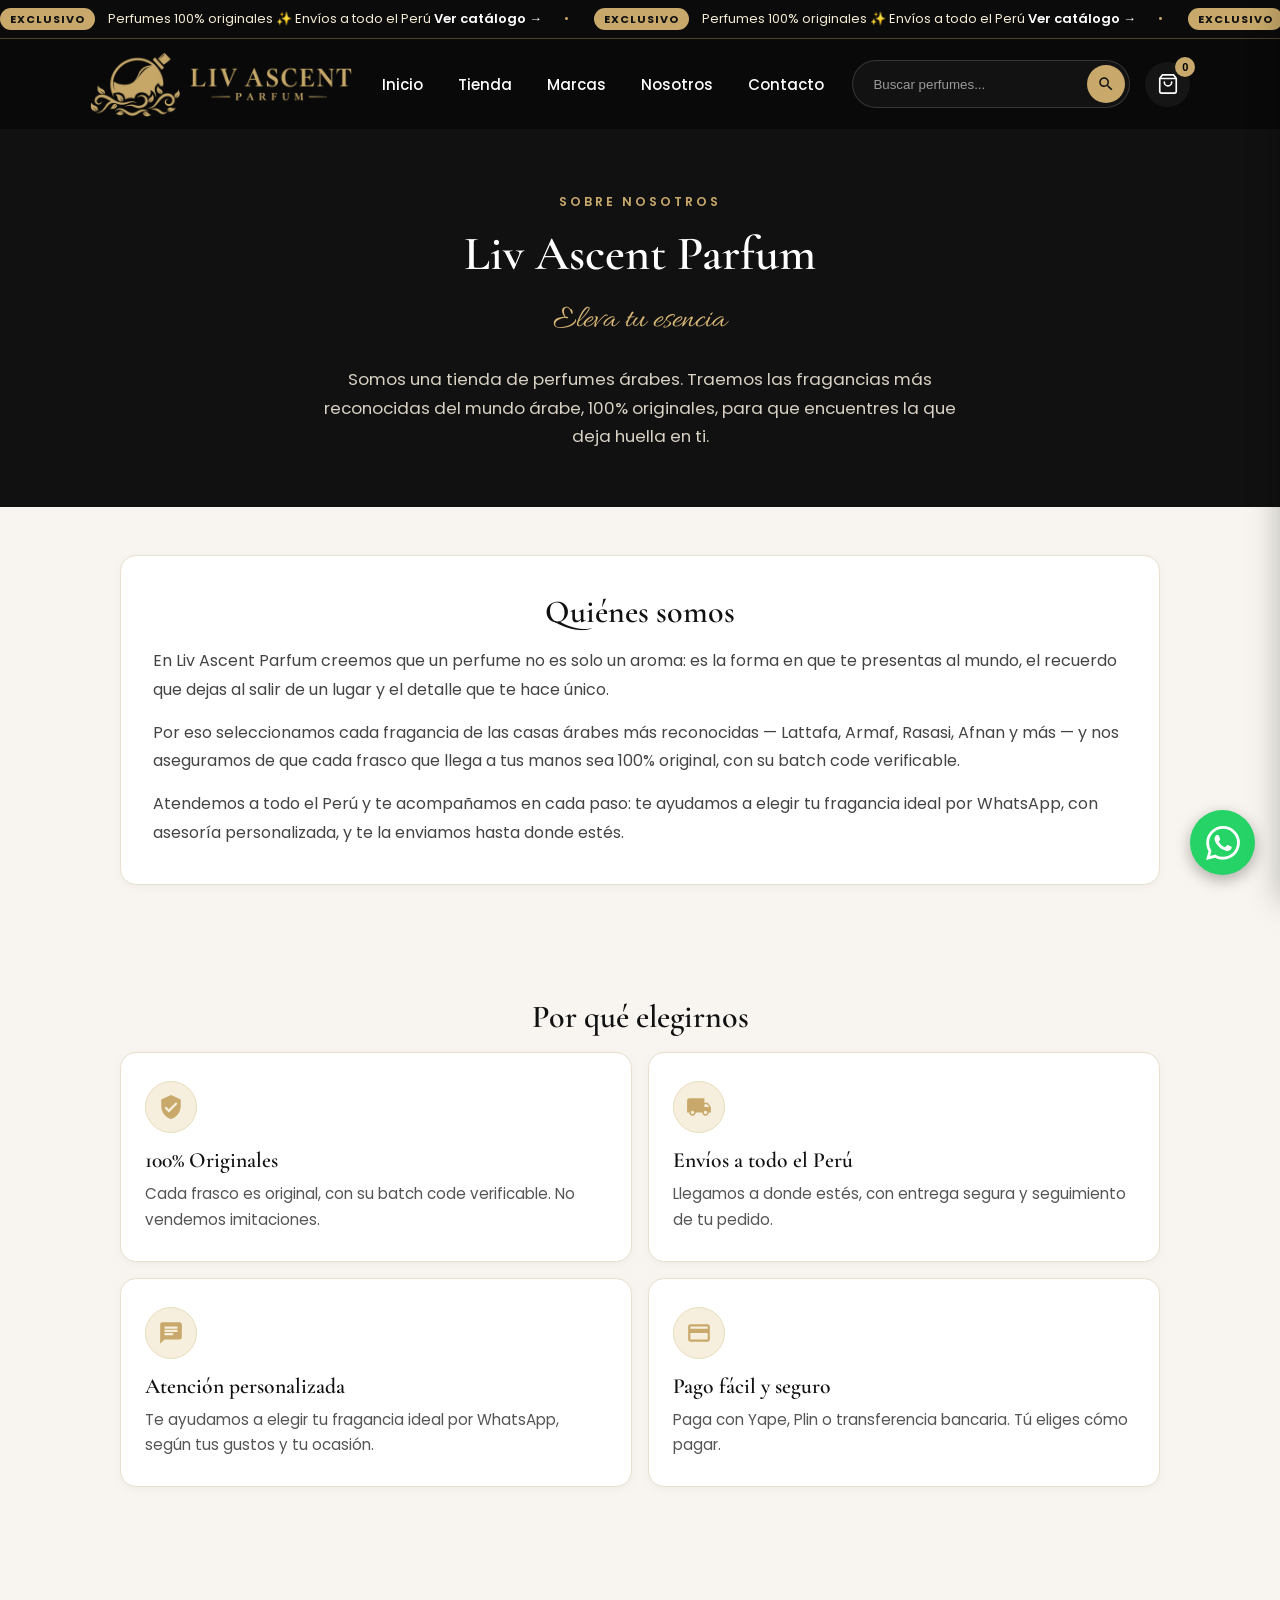
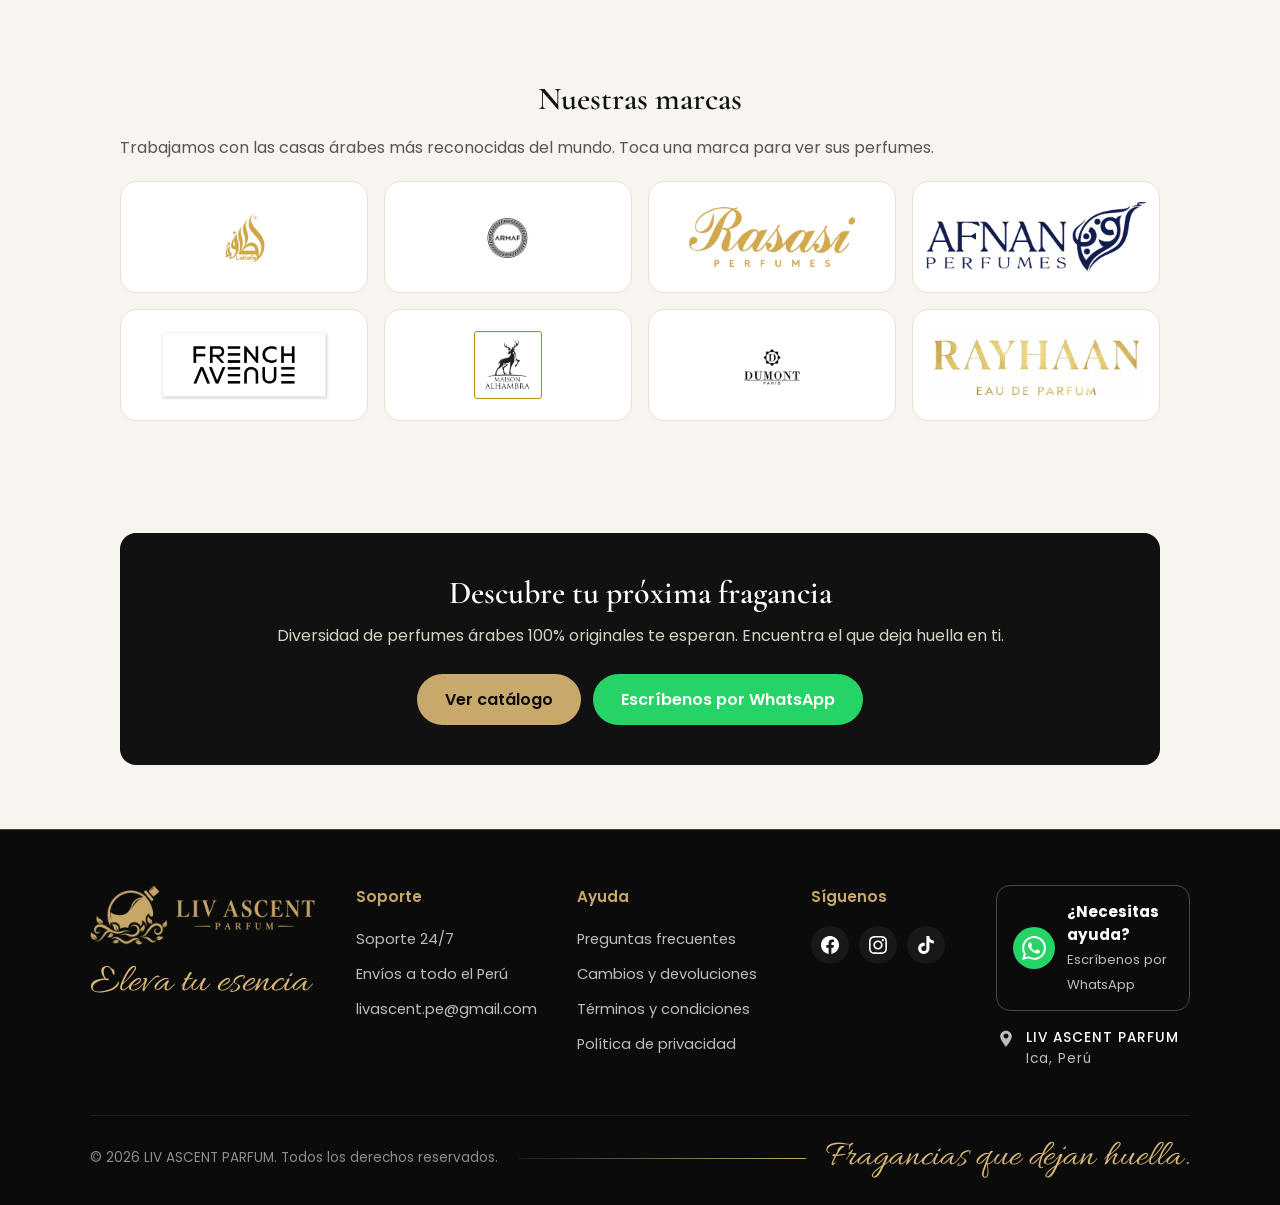
<file: nosotros.html>
<!DOCTYPE html>
<html lang="es">

<head>

    <meta charset="UTF-8">
    <meta name="viewport" content="width=device-width, initial-scale=1.0">
    <meta name="robots" content="noindex">

    <title>Sobre Nosotros — Liv Ascent Parfum | Perfumes árabes en Ica, Perú</title>
    <meta name="description" content="Liv Ascent Parfum es una tienda de perfumes árabes 100% originales en Ica, Perú. 101 fragancias de Lattafa, Armaf, Rasasi, Afnan y más, con envíos a todo el Perú.">
    <meta property="og:title" content="Sobre Nosotros — Liv Ascent Parfum">
    <meta property="og:description" content="Perfumes árabes 100% originales en Ica, Perú. 101 fragancias con envíos a todo el Perú.">
    <meta property="og:type" content="website">
    <link rel="icon" type="image/png" href="assets/logo/favicon.png">

    <!-- Fonts -->
    <link href="https://fonts.googleapis.com/css2?family=Cormorant+Garamond:wght@400;500;600;700&family=Allura&family=Great+Vibes&family=Poppins:wght@300;400;500;600&display=swap"
        rel="stylesheet">


    <!-- CSS -->
    <link rel="stylesheet" href="css/style.css">
    <link rel="stylesheet" href="css/header.css">
    <link rel="stylesheet" href="css/footer.css">
    <link rel="stylesheet" href="css/cart.css">
    <link rel="stylesheet" href="css/nosotros.css">

</head>

<body class="nosotros-body">

<!-- TOP BAR -->

<div class="top-sticky">
<div class="announce-bar">
    <div class="announce-track">
        <span class="announce-item"><span class="announce-pill">EXCLUSIVO</span> Perfumes 100% originales ✨ Envíos a todo el Perú <a href="catalogo">Ver catálogo →</a><span class="announce-sep">•</span> <span class="announce-pill">EXCLUSIVO</span> Perfumes 100% originales ✨ Envíos a todo el Perú <a href="catalogo">Ver catálogo →</a><span class="announce-sep">•</span> <span class="announce-pill">EXCLUSIVO</span> Perfumes 100% originales ✨ Envíos a todo el Perú <a href="catalogo">Ver catálogo →</a><span class="announce-sep">•</span></span>
        <span class="announce-item"><span class="announce-pill">EXCLUSIVO</span> Perfumes 100% originales ✨ Envíos a todo el Perú <a href="catalogo">Ver catálogo →</a><span class="announce-sep">•</span> <span class="announce-pill">EXCLUSIVO</span> Perfumes 100% originales ✨ Envíos a todo el Perú <a href="catalogo">Ver catálogo →</a><span class="announce-sep">•</span> <span class="announce-pill">EXCLUSIVO</span> Perfumes 100% originales ✨ Envíos a todo el Perú <a href="catalogo">Ver catálogo →</a><span class="announce-sep">•</span></span>
    </div>
</div>

<!-- HEADER -->

<header>

    <button class="menu-btn" id="menu-btn" type="button" aria-label="Abrir menú">☰ <span>MENÚ</span></button>

    <div class="logo">

        <a href="./" aria-label="Ir al inicio"><img src="assets/logo/logo-lockup.webp"
             alt="LIV ASCENT PARFUM"></a>

    </div>

    <nav>

        <a href="./">Inicio</a>
        <a href="catalogo">Tienda</a>
        <a href="./#marcas">Marcas</a>
        <a href="nosotros">Nosotros</a>
        <a href="https://wa.me/51956896089" target="_blank" rel="noopener">Contacto</a>

    </nav>

    <div class="header-actions">

    <div class="search-box">

        <input
            type="text"
            placeholder="Buscar perfumes...">
        <button class="search-btn" id="search-btn" type="button" aria-label="Buscar"><svg viewBox="0 0 24 24" aria-hidden="true"><path d="M15.5 14h-.79l-.28-.27C15.41 12.59 16 11.11 16 9.5 16 5.91 13.09 3 9.5 3S3 5.91 3 9.5 5.91 16 9.5 16c1.61 0 3.09-.59 4.23-1.57l.27.28v.79l5 4.99L20.49 19l-4.99-5zm-6 0C7.01 14 5 11.99 5 9.5S7.01 5 9.5 5 14 7.01 14 9.5 11.99 14 9.5 14z"/></svg></button>

    </div>

        <button class="icon-btn cart-btn" id="cart-open-btn" type="button" aria-label="Ver carrito">

            <svg viewBox="0 0 24 24" fill="none" stroke="currentColor" stroke-width="1.8" stroke-linecap="round" stroke-linejoin="round" aria-hidden="true"><path d="M6 2 3 6v14a2 2 0 0 0 2 2h14a2 2 0 0 0 2-2V6l-3-4z"/><line x1="3" y1="6" x2="21" y2="6"/><path d="M16 10a4 4 0 0 1-8 0"/></svg>

            <span id="cart-count">
                0
            </span>

        </button>

    </div>

</header>
</div>



<!-- DRAWER MENÚ MÓVIL -->

<div class="drawer-overlay" id="drawer-overlay"></div>
<aside class="drawer" id="drawer" aria-label="Menú">
    <div class="drawer-head">
        <img src="assets/logo/logo-lockup.webp" alt="Liv Ascent Parfum">
        <button class="drawer-close" id="drawer-close-btn" type="button" aria-label="Cerrar menú">✖</button>
    </div>
    <nav class="drawer-nav">
        <a href="./" onclick="closeDrawer()">Inicio</a>
        <a href="catalogo" onclick="closeDrawer()">Tienda</a>
        <a href="./#marcas" onclick="closeDrawer()">Marcas</a>
        <a href="nosotros" onclick="closeDrawer()">Nosotros</a>
        <a href="https://wa.me/51956896089" target="_blank" rel="noopener" onclick="closeDrawer()">Contacto</a>
    </nav>
    <div class="drawer-section">
        <h4>Ayuda</h4>
        <a href="preguntas-frecuentes">Preguntas frecuentes</a>
        <a href="envios-devoluciones">Cambios y devoluciones</a>
        <a href="terminos-condiciones">Términos y condiciones</a>
        <a href="politica-privacidad">Política de privacidad</a>
    </div>
    <p class="drawer-foot">Liv Ascent Parfum • Ica, Perú</p>
</aside>



<!-- CONTENIDO: SOBRE NOSOTROS -->

<main>

<section class="nosotros-hero">
    <span class="nosotros-eyebrow">Sobre Nosotros</span>
    <h1>Liv Ascent Parfum</h1>
    <p class="nosotros-tagline">Eleva tu esencia</p>
    <p>Somos una tienda de perfumes árabes. Traemos las fragancias más reconocidas del mundo árabe, 100% originales, para que encuentres la que deja huella en ti.</p>
</section>

<div class="nosotros-wrap">

    <section class="nosotros-about">
        <h2>Quiénes somos</h2>
        <p>En Liv Ascent Parfum creemos que un perfume no es solo un aroma: es la forma en que te presentas al mundo, el recuerdo que dejas al salir de un lugar y el detalle que te hace único.</p>
        <p>Por eso seleccionamos cada fragancia de las casas árabes más reconocidas — Lattafa, Armaf, Rasasi, Afnan y más — y nos aseguramos de que cada frasco que llega a tus manos sea 100% original, con su batch code verificable.</p>
        <p>Atendemos a todo el Perú y te acompañamos en cada paso: te ayudamos a elegir tu fragancia ideal por WhatsApp, con asesoría personalizada, y te la enviamos hasta donde estés.</p>
    </section>

    <section class="nosotros-values">
        <h2>Por qué elegirnos</h2>
        <div class="nosotros-values-grid">
            <div class="nosotros-value">
                <div class="nosotros-value-icon"><svg viewBox="0 0 24 24" aria-hidden="true"><path d="M12 1L3 5v6c0 5.55 3.84 10.74 9 12 5.16-1.26 9-6.45 9-12V5l-9-4zm-2 16l-4-4 1.41-1.41L10 14.17l6.59-6.59L18 9l-8 8z"/></svg></div>
                <h3>100% Originales</h3>
                <p>Cada frasco es original, con su batch code verificable. No vendemos imitaciones.</p>
            </div>
            <div class="nosotros-value">
                <div class="nosotros-value-icon"><svg viewBox="0 0 24 24" aria-hidden="true"><path d="M20 8h-3V4H3c-1.1 0-2 .9-2 2v11h2c0 1.66 1.34 3 3 3s3-1.34 3-3h6c0 1.66 1.34 3 3 3s3-1.34 3-3h2v-5l-3-4zM6 18.5c-.83 0-1.5-.67-1.5-1.5s.67-1.5 1.5-1.5 1.5.67 1.5 1.5-.67 1.5-1.5 1.5zm13.5-9l1.96 2.5H17V9.5h2.5zm-1.5 9c-.83 0-1.5-.67-1.5-1.5s.67-1.5 1.5-1.5 1.5.67 1.5 1.5-.67 1.5-1.5 1.5z"/></svg></div>
                <h3>Envíos a todo el Perú</h3>
                <p>Llegamos a donde estés, con entrega segura y seguimiento de tu pedido.</p>
            </div>
            <div class="nosotros-value">
                <div class="nosotros-value-icon"><svg viewBox="0 0 24 24" aria-hidden="true"><path d="M20 2H4c-1.1 0-1.99.9-1.99 2L2 22l4-4h14c1.1 0 2-.9 2-2V4c0-1.1-.9-2-2-2zM6 9h12v2H6V9zm8 5H6v-2h8v2zm4-6H6V6h12v2z"/></svg></div>
                <h3>Atención personalizada</h3>
                <p>Te ayudamos a elegir tu fragancia ideal por WhatsApp, según tus gustos y tu ocasión.</p>
            </div>
            <div class="nosotros-value">
                <div class="nosotros-value-icon"><svg viewBox="0 0 24 24" aria-hidden="true"><path d="M20 4H4c-1.11 0-1.99.89-1.99 2L2 18c0 1.11.89 2 2 2h16c1.11 0 2-.89 2-2V6c0-1.11-.89-2-2-2zm0 14H4v-6h16v6zm0-10H4V6h16v2z"/></svg></div>
                <h3>Pago fácil y seguro</h3>
                <p>Paga con Yape, Plin o transferencia bancaria. Tú eliges cómo pagar.</p>
            </div>
        </div>
    </section>

    <section class="nosotros-brands">
        <h2>Nuestras marcas</h2>
        <p>Trabajamos con las casas árabes más reconocidas del mundo. Toca una marca para ver sus perfumes.</p>
        <div class="nosotros-brands-grid">
            <a class="nosotros-brand" href="catalogo?marca=Lattafa" aria-label="Ver perfumes Lattafa"><img src="assets/marcas/lattafa.webp" alt="Lattafa" loading="lazy"></a>
            <a class="nosotros-brand" href="catalogo?marca=Armaf" aria-label="Ver perfumes Armaf"><img src="assets/marcas/armaf.webp" alt="Armaf" loading="lazy"></a>
            <a class="nosotros-brand" href="catalogo?marca=Rasasi" aria-label="Ver perfumes Rasasi"><img src="assets/marcas/rasasi.webp" alt="Rasasi" loading="lazy"></a>
            <a class="nosotros-brand" href="catalogo?marca=Afnan" aria-label="Ver perfumes Afnan"><img src="assets/marcas/afnan.webp" alt="Afnan" loading="lazy"></a>
            <a class="nosotros-brand" href="catalogo?marca=French%20Avenue" aria-label="Ver perfumes French Avenue"><img src="assets/marcas/french-avenue.webp" alt="French Avenue" loading="lazy"></a>
            <a class="nosotros-brand" href="catalogo?marca=Maison%20Alhambra" aria-label="Ver perfumes Maison Alhambra"><img src="assets/marcas/maison-alhambra.webp" alt="Maison Alhambra" loading="lazy"></a>
            <a class="nosotros-brand" href="catalogo?marca=Dumont" aria-label="Ver perfumes Dumont"><img src="assets/marcas/dumont.webp" alt="Dumont" loading="lazy"></a>
            <a class="nosotros-brand" href="catalogo?marca=Rayhaan" aria-label="Ver perfumes Rayhaan"><img src="assets/marcas/rayhaan.webp" alt="Rayhaan" loading="lazy"></a>
        </div>
    </section>

    <section class="nosotros-cta">
        <h2>Descubre tu próxima fragancia</h2>
        <p>Diversidad de perfumes árabes 100% originales te esperan. Encuentra el que deja huella en ti.</p>
        <div class="nosotros-cta-buttons">
            <a class="btn-gold" href="catalogo">Ver catálogo</a>
            <a class="btn-wa" href="https://wa.me/51956896089?text=Hola%20Liv%20Ascent%20Parfum%2C%20quiero%20asesor%C3%ADa%20para%20elegir%20mi%20perfume" target="_blank" rel="noopener">Escríbenos por WhatsApp</a>
        </div>
    </section>

</div>

</main>



<footer>

<div class="footer-container">

    <div class="footer-brand">
        <img class="footer-logo-img" src="assets/logo/logo-lockup.webp" alt="Liv Ascent Parfum">
        <p class="slogan">Eleva tu esencia</p>
    </div>

    <div class="footer-column">
        <h3>Soporte</h3>
        <ul class="footer-links">
            <li><a href="https://wa.me/51956896089" target="_blank" rel="noopener">Soporte 24/7</a></li>
            <li><a href="envios-devoluciones">Envíos a todo el Perú</a></li>
            <li><a href="mailto:livascent.pe@gmail.com">livascent.pe@gmail.com</a></li>
        </ul>
    </div>

    <div class="footer-column">
        <h3>Ayuda</h3>
        <ul class="footer-links">
            <li><a href="preguntas-frecuentes">Preguntas frecuentes</a></li>
            <li><a href="envios-devoluciones">Cambios y devoluciones</a></li>
            <li><a href="terminos-condiciones">Términos y condiciones</a></li>
            <li><a href="politica-privacidad">Política de privacidad</a></li>
        </ul>
    </div>

    <div class="footer-column">
        <h3>Síguenos</h3>
        <div class="social-links">
            <a href="https://www.facebook.com/profile.php?id=61596367331043" target="_blank" rel="noopener" aria-label="Facebook"><svg viewBox="0 0 24 24" aria-hidden="true"><path d="M24 12.073c0-6.627-5.373-12-12-12s-12 5.373-12 12c0 5.99 4.388 10.954 10.125 11.854v-8.385H7.078v-3.47h3.047V9.43c0-3.007 1.792-4.669 4.533-4.669 1.312 0 2.686.235 2.686.235v2.953H15.83c-1.491 0-1.956.925-1.956 1.874v2.25h3.328l-.532 3.47h-2.796v8.385C19.612 23.027 24 18.062 24 12.073z"/></svg></a>
            <a href="https://www.instagram.com/livascent.pe/" target="_blank" rel="noopener" aria-label="Instagram"><svg viewBox="0 0 24 24" aria-hidden="true"><path d="M12 2.163c3.204 0 3.584.012 4.85.07 3.252.148 4.771 1.691 4.919 4.919.058 1.265.069 1.645.069 4.849 0 3.205-.012 3.584-.069 4.849-.149 3.225-1.664 4.771-4.919 4.919-1.266.058-1.644.07-4.85.07-3.204 0-3.584-.012-4.849-.07-3.26-.149-4.771-1.699-4.919-4.92-.058-1.265-.07-1.644-.07-4.849 0-3.204.013-3.583.07-4.849.149-3.227 1.664-4.771 4.919-4.919 1.266-.057 1.645-.069 4.849-.069zm0-2.163c-3.259 0-3.667.014-4.947.072-4.358.2-6.78 2.618-6.98 6.98-.059 1.281-.073 1.689-.073 4.948 0 3.259.014 3.668.072 4.948.2 4.358 2.618 6.78 6.98 6.98 1.281.058 1.689.072 4.948.072 3.259 0 3.668-.014 4.948-.072 4.354-.2 6.782-2.618 6.979-6.98.059-1.28.073-1.689.073-4.948 0-3.259-.014-3.667-.072-4.947-.196-4.354-2.617-6.78-6.979-6.98-1.281-.059-1.69-.073-4.949-.073zm0 5.838c-3.403 0-6.162 2.759-6.162 6.162s2.759 6.163 6.162 6.163 6.162-2.759 6.162-6.163c0-3.403-2.759-6.162-6.162-6.162zm0 10.162c-2.209 0-4-1.79-4-4 0-2.209 1.791-4 4-4s4 1.791 4 4c0 2.21-1.791 4-4 4zm6.406-11.845c-.796 0-1.441.645-1.441 1.44s.645 1.44 1.441 1.44c.795 0 1.439-.645 1.439-1.44s-.644-1.44-1.439-1.44z"/></svg></a>
            <a href="https://www.tiktok.com/@livascent.pe" target="_blank" rel="noopener" aria-label="TikTok"><svg viewBox="0 0 24 24" aria-hidden="true"><path d="M12.525.02c1.31-.02 2.61-.01 3.91-.02.08 1.53.63 3.09 1.75 4.17 1.12 1.11 2.7 1.62 4.24 1.79v4.03c-1.44-.05-2.89-.35-4.2-.97-.57-.26-1.1-.59-1.62-.93-.01 2.92.01 5.84-.02 8.75-.08 1.4-.54 2.79-1.35 3.94-1.31 1.92-3.58 3.17-5.91 3.21-1.43.08-2.86-.31-4.08-1.03-2.02-1.19-3.44-3.37-3.65-5.71-.02-.5-.03-1-.01-1.49.18-1.9 1.12-3.72 2.58-4.96 1.66-1.44 3.98-2.13 6.15-1.72.02 1.48-.04 2.96-.04 4.44-.99-.32-2.15-.23-3.02.37-.63.41-1.11 1.04-1.36 1.75-.21.51-.15 1.07-.14 1.61.24 1.64 1.82 3.02 3.5 2.87 1.12-.01 2.19-.66 2.77-1.61.19-.33.4-.67.41-1.06.1-1.79.06-3.57.07-5.36.01-4.03-.01-8.05.02-12.07z"/></svg></a>
        </div>
    </div>

    <div class="footer-help">
        <a class="footer-help-card" href="https://wa.me/51956896089?text=Hola%20Liv%20Ascent%20Parfum%2C%20necesito%20ayuda" target="_blank" rel="noopener">
            <span class="footer-help-icon"><svg viewBox="0 0 24 24" aria-hidden="true"><path d="M17.472 14.382c-.297-.149-1.758-.867-2.03-.967-.273-.099-.471-.148-.67.15-.197.297-.767.966-.94 1.164-.173.199-.347.223-.644.075-.297-.15-1.255-.463-2.39-1.475-.883-.788-1.48-1.761-1.653-2.059-.173-.297-.018-.458.13-.606.134-.133.298-.347.446-.52.149-.174.198-.298.298-.497.099-.198.05-.371-.025-.52-.075-.149-.669-1.612-.916-2.207-.242-.579-.487-.5-.669-.51-.173-.008-.371-.01-.57-.01-.198 0-.52.074-.792.372-.272.297-1.04 1.016-1.04 2.479 0 1.462 1.065 2.875 1.213 3.074.149.198 2.096 3.2 5.077 4.487.709.306 1.262.489 1.694.625.712.227 1.36.195 1.871.118.571-.085 1.758-.719 2.006-1.413.248-.694.248-1.289.173-1.413-.074-.124-.272-.198-.57-.347m-5.421 7.403h-.004a9.87 9.87 0 01-5.031-1.378l-.361-.214-3.741.982.998-3.648-.235-.374a9.86 9.86 0 01-1.51-5.26c.001-5.45 4.436-9.884 9.888-9.884 2.64 0 5.122 1.03 6.988 2.898a9.825 9.825 0 012.893 6.994c-.003 5.45-4.437 9.884-9.885 9.884m8.413-18.297A11.815 11.815 0 0012.05 0C5.495 0 .16 5.335.157 11.892c0 2.096.547 4.142 1.588 5.945L.057 24l6.305-1.654a11.882 11.882 0 005.683 1.448h.005c6.554 0 11.89-5.335 11.893-11.893a11.821 11.821 0 00-3.48-8.413z"/></svg></span>
            <span>
                <strong>¿Necesitas ayuda?</strong>
                <small>Escríbenos por WhatsApp</small>
            </span>
        </a>
        <p class="footer-peru"><svg viewBox="0 0 24 24" aria-hidden="true"><path d="M12 2C8.13 2 5 5.13 5 8.5c0 5.25 7 13 7 13s7-7.75 7-13C19 5.13 15.87 2 12 2zm0 9.5c-1.66 0-3-1.34-3-3s1.34-3 3-3 3 1.34 3 3-1.34 3-3 3z"/></svg><span><strong>LIV ASCENT PARFUM</strong><br>Ica, Perú</span></p>
    </div>

</div>

<div class="footer-bottom">
    <span>© 2026 LIV ASCENT PARFUM. Todos los derechos reservados.</span>
    <span class="footer-gold-line"></span>
    <span class="footer-tagline">Fragancias que dejan huella.</span>
</div>

</footer>



<!-- WHATSAPP FLOTANTE -->
<a class="whatsapp" href="https://wa.me/51956896089?text=Hola%20Liv%20Ascent%20Parfum%2C%20quiero%20pedir%20un%20perfume" target="_blank" rel="noopener" aria-label="WhatsApp"><svg viewBox="0 0 24 24" aria-hidden="true"><path d="M17.472 14.382c-.297-.149-1.758-.867-2.03-.967-.273-.099-.471-.148-.67.15-.197.297-.767.966-.94 1.164-.173.199-.347.223-.644.075-.297-.15-1.255-.463-2.39-1.475-.883-.788-1.48-1.761-1.653-2.059-.173-.297-.018-.458.13-.606.134-.133.298-.347.446-.52.149-.174.198-.298.298-.497.099-.198.05-.371-.025-.52-.075-.149-.669-1.612-.916-2.207-.242-.579-.487-.5-.669-.51-.173-.008-.371-.01-.57-.01-.198 0-.52.074-.792.372-.272.297-1.04 1.016-1.04 2.479 0 1.462 1.065 2.875 1.213 3.074.149.198 2.096 3.2 5.077 4.487.709.306 1.262.489 1.694.625.712.227 1.36.195 1.871.118.571-.085 1.758-.719 2.006-1.413.248-.694.248-1.289.173-1.413-.074-.124-.272-.198-.57-.347m-5.421 7.403h-.004a9.87 9.87 0 01-5.031-1.378l-.361-.214-3.741.982.998-3.648-.235-.374a9.86 9.86 0 01-1.51-5.26c.001-5.45 4.436-9.884 9.888-9.884 2.64 0 5.122 1.03 6.988 2.898a9.825 9.825 0 012.893 6.994c-.003 5.45-4.437 9.884-9.885 9.884m8.413-18.297A11.815 11.815 0 0012.05 0C5.495 0 .16 5.335.157 11.892c0 2.096.547 4.142 1.588 5.945L.057 24l6.305-1.654a11.882 11.882 0 005.683 1.448h.005c6.554 0 11.89-5.335 11.893-11.893a11.821 11.821 0 00-3.48-8.413z"/></svg></a>


<!-- CARRITO -->
<div class="cart-overlay" id="cart-overlay"></div>
<aside class="cart-drawer" id="cart-drawer" aria-label="Carrito de compras">
    <div class="cart-header">
        <div class="cart-title-wrap">
            <span class="cart-logo"><svg viewBox="0 0 24 24" fill="none" stroke="currentColor" stroke-width="1.8" stroke-linecap="round" stroke-linejoin="round" aria-hidden="true"><path d="M6 2 3 6v14a2 2 0 0 0 2 2h14a2 2 0 0 0 2-2V6l-3-4z"/><line x1="3" y1="6" x2="21" y2="6"/><path d="M16 10a4 4 0 0 1-8 0"/></svg></span>
            <div>
                <h3>BOLSA DE FRAGANCIAS</h3>
                <p class="cart-subtitle">Liv Ascent Parfum Oficial</p>
            </div>
        </div>
        <div class="cart-header-right">
            <button class="cart-close" id="cart-close-btn" type="button" aria-label="Cerrar carrito">✖</button>
        </div>
    </div>
    <div class="cart-count-bar"><svg class="count-bag" viewBox="0 0 24 24" fill="none" stroke="currentColor" stroke-width="1.8" stroke-linecap="round" stroke-linejoin="round" aria-hidden="true"><path d="M6 2 3 6v14a2 2 0 0 0 2 2h14a2 2 0 0 0 2-2V6l-3-4z"/><line x1="3" y1="6" x2="21" y2="6"/><path d="M16 10a4 4 0 0 1-8 0"/></svg> Tienes <span class="cart-count-badge" id="cart-count-badge">0 frascos</span> en tu bolsa</div>
    <div id="cart-items"></div>
    <div class="cart-footer" id="cart-footer">
        <div class="cart-totals">
            <div class="totals-row"><span>Subtotal neto</span><span id="cart-subtotal">S/ 0.00</span></div>
            <div class="totals-row"><span>IGV (18%)</span><span id="cart-igv">S/ 0.00</span></div>
            <div class="totals-row total-row"><span>Total estimado</span><span id="cart-total">S/ 0.00</span></div>
        </div>
        <button class="buy-now-btn" id="buy-now-btn" type="button" onclick="buyNow()">Comprar ya</button>
        <button class="advisor-btn" id="advisor-btn" type="button" onclick="buyWithAdvisor()"><svg viewBox="0 0 24 24" aria-hidden="true"><path d="M17.472 14.382c-.297-.149-1.758-.867-2.03-.967-.273-.099-.471-.148-.67.15-.197.297-.767.966-.94 1.164-.173.199-.347.223-.644.075-.297-.15-1.255-.463-2.39-1.475-.883-.788-1.48-1.761-1.653-2.059-.173-.297-.018-.458.13-.606.134-.133.298-.347.446-.52.149-.174.198-.298.298-.497.099-.198.05-.371-.025-.52-.075-.149-.669-1.612-.916-2.207-.242-.579-.487-.5-.669-.51-.173-.008-.371-.01-.57-.01-.198 0-.52.074-.792.372-.272.297-1.04 1.016-1.04 2.479 0 1.462 1.065 2.875 1.213 3.074.149.198 2.096 3.2 5.077 4.487.709.306 1.262.489 1.694.625.712.227 1.36.195 1.871.118.571-.085 1.758-.719 2.006-1.413.248-.694.248-1.289.173-1.413-.074-.124-.272-.198-.57-.347m-5.421 7.403h-.004a9.87 9.87 0 01-5.031-1.378l-.361-.214-3.741.982.998-3.648-.235-.374a9.86 9.86 0 01-1.51-5.26c.001-5.45 4.436-9.884 9.888-9.884 2.64 0 5.122 1.03 6.988 2.898a9.825 9.825 0 012.893 6.994c-.003 5.45-4.437 9.884-9.885 9.884m8.413-18.297A11.815 11.815 0 0012.05 0C5.495 0 .16 5.335.157 11.892c0 2.096.547 4.142 1.588 5.945L.057 24l6.305-1.654a11.882 11.882 0 005.683 1.448h.005c6.554 0 11.89-5.335 11.893-11.893a11.821 11.821 0 00-3.48-8.413z"/></svg> Comprar con asesor</button>
        <p class="cart-note">🛡️ 100% Perfumes Originales • Batch Code Verificable.</p>
    </div>
</aside>

<!-- Scripts -->

<script src="js/cart.js"></script>
<script src="js/mobile-menu.js"></script>

</body>
</html>
</file>
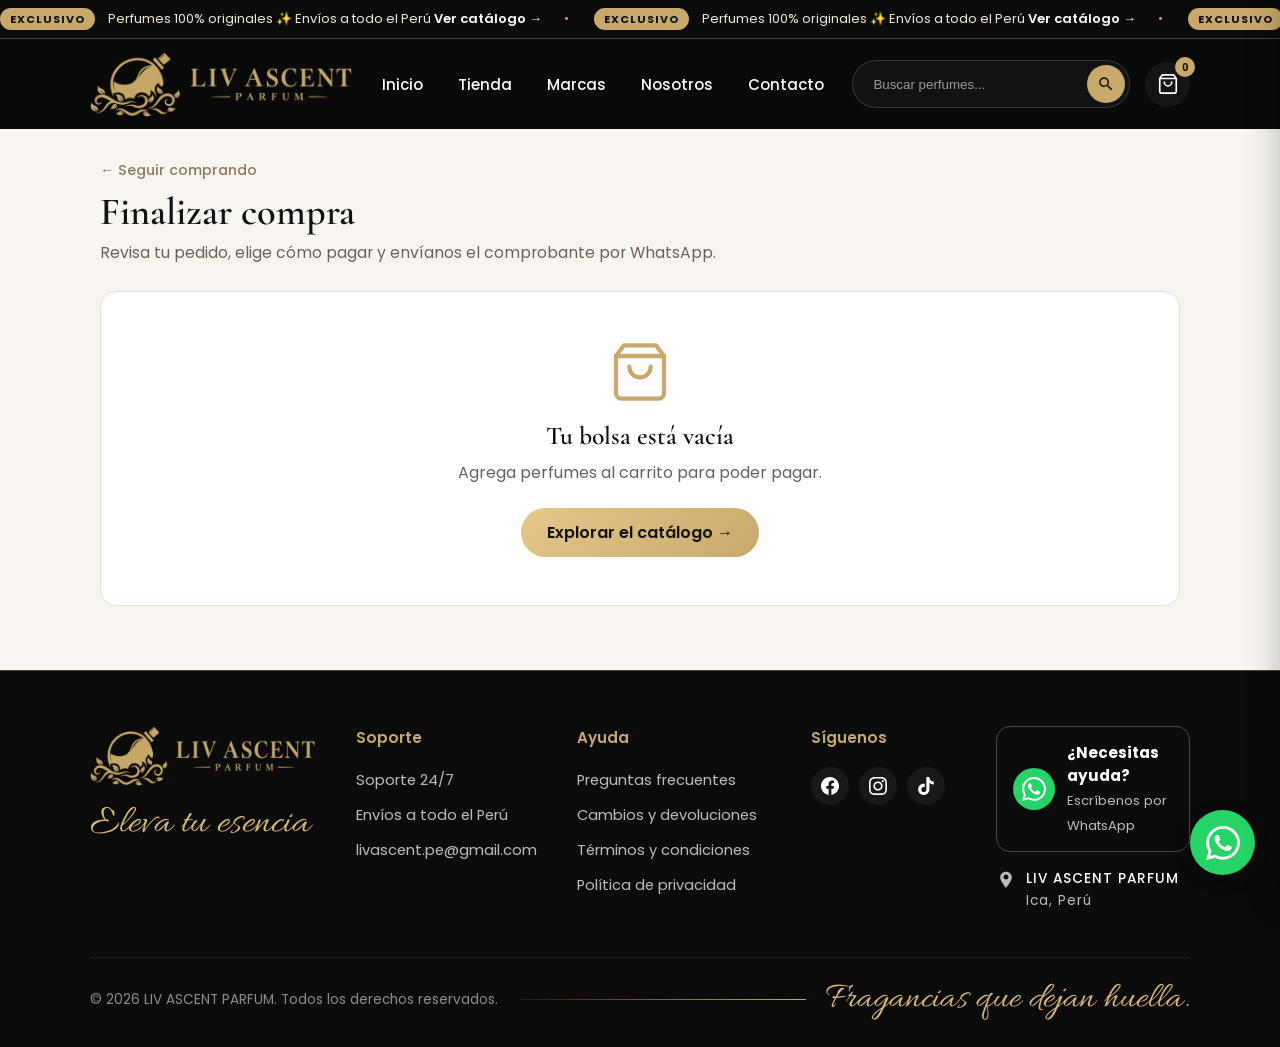
<file: pago.html>
<!DOCTYPE html>
<html lang="es">

<head>

    <meta charset="UTF-8">
    <meta name="viewport" content="width=device-width, initial-scale=1.0">
    <meta name="robots" content="noindex">

    <title>Pagar — LIV ASCENT PARFUM</title>
    <link rel="icon" type="image/png" href="assets/logo/favicon.png">

    <!-- Fonts -->
    <link href="https://fonts.googleapis.com/css2?family=Cormorant+Garamond:wght@400;500;600;700&family=Allura&family=Great+Vibes&family=Poppins:wght@300;400;500;600&display=swap"
        rel="stylesheet">


    <!-- CSS -->
    <link rel="stylesheet" href="css/style.css">
    <link rel="stylesheet" href="css/header.css">
    <link rel="stylesheet" href="css/footer.css">
    <link rel="stylesheet" href="css/cart.css">
    <link rel="stylesheet" href="css/pago.css">

</head>

<body class="pago-body">

<!-- TOP BAR -->

<div class="top-sticky">
<div class="announce-bar">
    <div class="announce-track">
        <span class="announce-item"><span class="announce-pill">EXCLUSIVO</span> Perfumes 100% originales ✨ Envíos a todo el Perú <a href="#catalogo">Ver catálogo →</a><span class="announce-sep">•</span> <span class="announce-pill">EXCLUSIVO</span> Perfumes 100% originales ✨ Envíos a todo el Perú <a href="#catalogo">Ver catálogo →</a><span class="announce-sep">•</span> <span class="announce-pill">EXCLUSIVO</span> Perfumes 100% originales ✨ Envíos a todo el Perú <a href="#catalogo">Ver catálogo →</a><span class="announce-sep">•</span></span>
        <span class="announce-item"><span class="announce-pill">EXCLUSIVO</span> Perfumes 100% originales ✨ Envíos a todo el Perú <a href="#catalogo">Ver catálogo →</a><span class="announce-sep">•</span> <span class="announce-pill">EXCLUSIVO</span> Perfumes 100% originales ✨ Envíos a todo el Perú <a href="#catalogo">Ver catálogo →</a><span class="announce-sep">•</span> <span class="announce-pill">EXCLUSIVO</span> Perfumes 100% originales ✨ Envíos a todo el Perú <a href="#catalogo">Ver catálogo →</a><span class="announce-sep">•</span></span>
    </div>
</div>

<!-- HEADER -->

<header>

    <button class="menu-btn" id="menu-btn" type="button" aria-label="Abrir menú">☰ <span>MENÚ</span></button>

    <div class="logo">

        <a href="./" aria-label="Ir al inicio"><img src="assets/logo/logo-lockup.webp"
             alt="LIV ASCENT PARFUM"></a>

    </div>

    <nav>

        <a href="./">Inicio</a>
        <a href="catalogo">Tienda</a>
        <a href="./#marcas">Marcas</a>
        <a href="nosotros">Nosotros</a>
        <a href="https://wa.me/51956896089" target="_blank" rel="noopener">Contacto</a>

    </nav>

    <div class="header-actions">

    <div class="search-box">

        <input
            type="text"
            placeholder="Buscar perfumes...">
        <button class="search-btn" id="search-btn" type="button" aria-label="Buscar"><svg viewBox="0 0 24 24" aria-hidden="true"><path d="M15.5 14h-.79l-.28-.27C15.41 12.59 16 11.11 16 9.5 16 5.91 13.09 3 9.5 3S3 5.91 3 9.5 5.91 16 9.5 16c1.61 0 3.09-.59 4.23-1.57l.27.28v.79l5 4.99L20.49 19l-4.99-5zm-6 0C7.01 14 5 11.99 5 9.5S7.01 5 9.5 5 14 7.01 14 9.5 11.99 14 9.5 14z"/></svg></button>

    </div>

        <button class="icon-btn cart-btn" id="cart-open-btn" type="button" aria-label="Ver carrito">

            <svg viewBox="0 0 24 24" fill="none" stroke="currentColor" stroke-width="1.8" stroke-linecap="round" stroke-linejoin="round" aria-hidden="true"><path d="M6 2 3 6v14a2 2 0 0 0 2 2h14a2 2 0 0 0 2-2V6l-3-4z"/><line x1="3" y1="6" x2="21" y2="6"/><path d="M16 10a4 4 0 0 1-8 0"/></svg>

            <span id="cart-count">
                0
            </span>

        </button>

    </div>

</header>
</div>



<!-- DRAWER MENÚ MÓVIL -->

<div class="drawer-overlay" id="drawer-overlay"></div>
<aside class="drawer" id="drawer" aria-label="Menú">
    <div class="drawer-head">
        <img src="assets/logo/logo-lockup.webp" alt="Liv Ascent Parfum">
        <button class="drawer-close" id="drawer-close-btn" type="button" aria-label="Cerrar menú">✖</button>
    </div>
    <nav class="drawer-nav">
        <a href="./" onclick="closeDrawer()">Inicio</a>
        <a href="catalogo" onclick="closeDrawer()">Tienda</a>
        <a href="./#marcas" onclick="closeDrawer()">Marcas</a>
        <a href="nosotros" onclick="closeDrawer()">Nosotros</a>
        <a href="https://wa.me/51956896089" target="_blank" rel="noopener" onclick="closeDrawer()">Contacto</a>
    </nav>
    <div class="drawer-section">
        <h4>Ayuda</h4>
        <a href="preguntas-frecuentes">Preguntas frecuentes</a>
        <a href="envios-devoluciones">Cambios y devoluciones</a>
        <a href="terminos-condiciones">Términos y condiciones</a>
        <a href="politica-privacidad">Política de privacidad</a>
    </div>
    <p class="drawer-foot">Liv Ascent Parfum • Ica, Perú</p>
</aside>


<main class="pago-page">
<div class="pago-container">

    <div class="pago-head">
        <a class="pago-back" href="catalogo">← Seguir comprando</a>
        <h1>Finalizar compra</h1>
        <p>Revisa tu pedido, elige cómo pagar y envíanos el comprobante por WhatsApp.</p>
    </div>

    <div class="pago-empty" id="pago-empty" hidden>
        <div class="pago-empty-icon"><svg viewBox="0 0 24 24" fill="none" stroke="currentColor" stroke-width="1.6" stroke-linecap="round" stroke-linejoin="round" aria-hidden="true"><path d="M6 2 3 6v14a2 2 0 0 0 2 2h14a2 2 0 0 0 2-2V6l-3-4z"/><line x1="3" y1="6" x2="21" y2="6"/><path d="M16 10a4 4 0 0 1-8 0"/></svg></div>
        <h3>Tu bolsa está vacía</h3>
        <p>Agrega perfumes al carrito para poder pagar.</p>
        <a class="pago-empty-cta" href="catalogo">Explorar el catálogo →</a>
    </div>

    <div class="pago-layout" id="pago-layout">

        <div class="pago-left">
            <section class="pago-card">
                <h2>Tu pedido</h2>
                <div id="pago-items"></div>
                <div class="pago-totals">
                    <div class="totals-row"><span>Subtotal neto</span><span id="pago-subtotal">S/ 0.00</span></div>
                    <div class="totals-row"><span>IGV (18%)</span><span id="pago-igv">S/ 0.00</span></div>
                    <div class="totals-row total-row"><span>Total a pagar</span><span id="pago-total">S/ 0.00</span></div>
                </div>
            </section>

            <section class="pago-card">
                <h2>Tus datos</h2>
                <p class="pago-hint">Para identificar tu pago y coordinar el envío a todo el Perú.</p>
                <div class="pago-form">
                    <label>Nombre completo
                        <input id="pago-nombre" type="text" placeholder="Ej. María Fernández" autocomplete="name">
                    </label>
                    <label>Celular (WhatsApp)
                        <input id="pago-celular" type="tel" inputmode="numeric" pattern="[0-9]*" placeholder="Ej. 987 654 321" autocomplete="tel">
                    </label>
                    <label>Ciudad
                        <input id="pago-ciudad" type="text" placeholder="Ej. Ica" autocomplete="address-level2">
                    </label>
                </div>
                <p class="pago-error" id="pago-error" hidden>Completa tu nombre y tu celular para identificar tu pago.</p>
            </section>
        </div>

        <div class="pago-right">
            <section class="pago-card">
                <h2>Elige cómo pagar</h2>
                <div class="pay-methods" role="tablist">
                    <button class="pay-method pay-method-yape active" data-method="yape" type="button"><img class="pay-tab-logo" src="assets/pagos/yape-logo.webp" alt="Yape">Yape</button>
                    <button class="pay-method pay-method-plin" data-method="plin" type="button"><img class="pay-tab-logo" src="assets/pagos/plin-logo.webp" alt="Plin">Plin</button>
                    <button class="pay-method pay-method-transfer" data-method="transferencia" type="button">Transferencia</button>
                </div>
                <div class="pay-panel active" id="panel-yape"></div>
                <div class="pay-panel" id="panel-plin"></div>
                <div class="pay-panel" id="panel-transferencia"></div>
            </section>
            <button class="pago-confirm" id="pago-confirm-btn" type="button">Enviar comprobante por WhatsApp</button>
            <p class="pago-note">Paga el total exacto con el método que elegiste y luego envíanos la captura del comprobante por WhatsApp para confirmar tu pedido.</p>
        </div>

    </div>

</div>
</main>

<!-- FOOTER -->

<footer>

<div class="footer-container">

    <div class="footer-brand">
        <img class="footer-logo-img" src="assets/logo/logo-lockup.webp" alt="Liv Ascent Parfum">
        <p class="slogan">Eleva tu esencia</p>
    </div>

    <div class="footer-column">
        <h3>Soporte</h3>
        <ul class="footer-links">
            <li><a href="https://wa.me/51956896089" target="_blank" rel="noopener">Soporte 24/7</a></li>
            <li><a href="envios-devoluciones">Envíos a todo el Perú</a></li>
            <li><a href="mailto:livascent.pe@gmail.com">livascent.pe@gmail.com</a></li>
        </ul>
    </div>

    <div class="footer-column">
        <h3>Ayuda</h3>
        <ul class="footer-links">
            <li><a href="preguntas-frecuentes">Preguntas frecuentes</a></li>
            <li><a href="envios-devoluciones">Cambios y devoluciones</a></li>
            <li><a href="terminos-condiciones">Términos y condiciones</a></li>
            <li><a href="politica-privacidad">Política de privacidad</a></li>
        </ul>
    </div>

    <div class="footer-column">
        <h3>Síguenos</h3>
        <div class="social-links">
            <a href="https://www.facebook.com/profile.php?id=61596367331043" target="_blank" rel="noopener" aria-label="Facebook"><svg viewBox="0 0 24 24" aria-hidden="true"><path d="M24 12.073c0-6.627-5.373-12-12-12s-12 5.373-12 12c0 5.99 4.388 10.954 10.125 11.854v-8.385H7.078v-3.47h3.047V9.43c0-3.007 1.792-4.669 4.533-4.669 1.312 0 2.686.235 2.686.235v2.953H15.83c-1.491 0-1.956.925-1.956 1.874v2.25h3.328l-.532 3.47h-2.796v8.385C19.612 23.027 24 18.062 24 12.073z"/></svg></a>
            <a href="https://www.instagram.com/livascent.pe/" target="_blank" rel="noopener" aria-label="Instagram"><svg viewBox="0 0 24 24" aria-hidden="true"><path d="M12 2.163c3.204 0 3.584.012 4.85.07 3.252.148 4.771 1.691 4.919 4.919.058 1.265.069 1.645.069 4.849 0 3.205-.012 3.584-.069 4.849-.149 3.225-1.664 4.771-4.919 4.919-1.266.058-1.644.07-4.85.07-3.204 0-3.584-.012-4.849-.07-3.26-.149-4.771-1.699-4.919-4.92-.058-1.265-.07-1.644-.07-4.849 0-3.204.013-3.583.07-4.849.149-3.227 1.664-4.771 4.919-4.919 1.266-.057 1.645-.069 4.849-.069zm0-2.163c-3.259 0-3.667.014-4.947.072-4.358.2-6.78 2.618-6.98 6.98-.059 1.281-.073 1.689-.073 4.948 0 3.259.014 3.668.072 4.948.2 4.358 2.618 6.78 6.98 6.98 1.281.058 1.689.072 4.948.072 3.259 0 3.668-.014 4.948-.072 4.354-.2 6.782-2.618 6.979-6.98.059-1.28.073-1.689.073-4.948 0-3.259-.014-3.667-.072-4.947-.196-4.354-2.617-6.78-6.979-6.98-1.281-.059-1.69-.073-4.949-.073zm0 5.838c-3.403 0-6.162 2.759-6.162 6.162s2.759 6.163 6.162 6.163 6.162-2.759 6.162-6.163c0-3.403-2.759-6.162-6.162-6.162zm0 10.162c-2.209 0-4-1.79-4-4 0-2.209 1.791-4 4-4s4 1.791 4 4c0 2.21-1.791 4-4 4zm6.406-11.845c-.796 0-1.441.645-1.441 1.44s.645 1.44 1.441 1.44c.795 0 1.439-.645 1.439-1.44s-.644-1.44-1.439-1.44z"/></svg></a>
            <a href="https://www.tiktok.com/@livascent.pe" target="_blank" rel="noopener" aria-label="TikTok"><svg viewBox="0 0 24 24" aria-hidden="true"><path d="M12.525.02c1.31-.02 2.61-.01 3.91-.02.08 1.53.63 3.09 1.75 4.17 1.12 1.11 2.7 1.62 4.24 1.79v4.03c-1.44-.05-2.89-.35-4.2-.97-.57-.26-1.1-.59-1.62-.93-.01 2.92.01 5.84-.02 8.75-.08 1.4-.54 2.79-1.35 3.94-1.31 1.92-3.58 3.17-5.91 3.21-1.43.08-2.86-.31-4.08-1.03-2.02-1.19-3.44-3.37-3.65-5.71-.02-.5-.03-1-.01-1.49.18-1.9 1.12-3.72 2.58-4.96 1.66-1.44 3.98-2.13 6.15-1.72.02 1.48-.04 2.96-.04 4.44-.99-.32-2.15-.23-3.02.37-.63.41-1.11 1.04-1.36 1.75-.21.51-.15 1.07-.14 1.61.24 1.64 1.82 3.02 3.5 2.87 1.12-.01 2.19-.66 2.77-1.61.19-.33.4-.67.41-1.06.1-1.79.06-3.57.07-5.36.01-4.03-.01-8.05.02-12.07z"/></svg></a>
        </div>
    </div>

    <div class="footer-help">
        <a class="footer-help-card" href="https://wa.me/51956896089?text=Hola%20Liv%20Ascent%20Parfum%2C%20necesito%20ayuda" target="_blank" rel="noopener">
            <span class="footer-help-icon"><svg viewBox="0 0 24 24" aria-hidden="true"><path d="M17.472 14.382c-.297-.149-1.758-.867-2.03-.967-.273-.099-.471-.148-.67.15-.197.297-.767.966-.94 1.164-.173.199-.347.223-.644.075-.297-.15-1.255-.463-2.39-1.475-.883-.788-1.48-1.761-1.653-2.059-.173-.297-.018-.458.13-.606.134-.133.298-.347.446-.52.149-.174.198-.298.298-.497.099-.198.05-.371-.025-.52-.075-.149-.669-1.612-.916-2.207-.242-.579-.487-.5-.669-.51-.173-.008-.371-.01-.57-.01-.198 0-.52.074-.792.372-.272.297-1.04 1.016-1.04 2.479 0 1.462 1.065 2.875 1.213 3.074.149.198 2.096 3.2 5.077 4.487.709.306 1.262.489 1.694.625.712.227 1.36.195 1.871.118.571-.085 1.758-.719 2.006-1.413.248-.694.248-1.289.173-1.413-.074-.124-.272-.198-.57-.347m-5.421 7.403h-.004a9.87 9.87 0 01-5.031-1.378l-.361-.214-3.741.982.998-3.648-.235-.374a9.86 9.86 0 01-1.51-5.26c.001-5.45 4.436-9.884 9.888-9.884 2.64 0 5.122 1.03 6.988 2.898a9.825 9.825 0 012.893 6.994c-.003 5.45-4.437 9.884-9.885 9.884m8.413-18.297A11.815 11.815 0 0012.05 0C5.495 0 .16 5.335.157 11.892c0 2.096.547 4.142 1.588 5.945L.057 24l6.305-1.654a11.882 11.882 0 005.683 1.448h.005c6.554 0 11.89-5.335 11.893-11.893a11.821 11.821 0 00-3.48-8.413z"/></svg></span>
            <span>
                <strong>¿Necesitas ayuda?</strong>
                <small>Escríbenos por WhatsApp</small>
            </span>
        </a>
        <p class="footer-peru"><svg viewBox="0 0 24 24" aria-hidden="true"><path d="M12 2C8.13 2 5 5.13 5 8.5c0 5.25 7 13 7 13s7-7.75 7-13C19 5.13 15.87 2 12 2zm0 9.5c-1.66 0-3-1.34-3-3s1.34-3 3-3 3 1.34 3 3-1.34 3-3 3z"/></svg><span><strong>LIV ASCENT PARFUM</strong><br>Ica, Perú</span></p>
    </div>

</div>

<div class="footer-bottom">
    <span>© 2026 LIV ASCENT PARFUM. Todos los derechos reservados.</span>
    <span class="footer-gold-line"></span>
    <span class="footer-tagline">Fragancias que dejan huella.</span>
</div>

</footer>



<!-- WHATSAPP FLOTANTE -->
<a class="whatsapp" href="https://wa.me/51956896089?text=Hola%20Liv%20Ascent%20Parfum%2C%20quiero%20pedir%20un%20perfume" target="_blank" rel="noopener" aria-label="WhatsApp"><svg viewBox="0 0 24 24" aria-hidden="true"><path d="M17.472 14.382c-.297-.149-1.758-.867-2.03-.967-.273-.099-.471-.148-.67.15-.197.297-.767.966-.94 1.164-.173.199-.347.223-.644.075-.297-.15-1.255-.463-2.39-1.475-.883-.788-1.48-1.761-1.653-2.059-.173-.297-.018-.458.13-.606.134-.133.298-.347.446-.52.149-.174.198-.298.298-.497.099-.198.05-.371-.025-.52-.075-.149-.669-1.612-.916-2.207-.242-.579-.487-.5-.669-.51-.173-.008-.371-.01-.57-.01-.198 0-.52.074-.792.372-.272.297-1.04 1.016-1.04 2.479 0 1.462 1.065 2.875 1.213 3.074.149.198 2.096 3.2 5.077 4.487.709.306 1.262.489 1.694.625.712.227 1.36.195 1.871.118.571-.085 1.758-.719 2.006-1.413.248-.694.248-1.289.173-1.413-.074-.124-.272-.198-.57-.347m-5.421 7.403h-.004a9.87 9.87 0 01-5.031-1.378l-.361-.214-3.741.982.998-3.648-.235-.374a9.86 9.86 0 01-1.51-5.26c.001-5.45 4.436-9.884 9.888-9.884 2.64 0 5.122 1.03 6.988 2.898a9.825 9.825 0 012.893 6.994c-.003 5.45-4.437 9.884-9.885 9.884m8.413-18.297A11.815 11.815 0 0012.05 0C5.495 0 .16 5.335.157 11.892c0 2.096.547 4.142 1.588 5.945L.057 24l6.305-1.654a11.882 11.882 0 005.683 1.448h.005c6.554 0 11.89-5.335 11.893-11.893a11.821 11.821 0 00-3.48-8.413z"/></svg></a>


<!-- CARRITO -->
<div class="cart-overlay" id="cart-overlay"></div>
<aside class="cart-drawer" id="cart-drawer" aria-label="Carrito de compras">
    <div class="cart-header">
        <div class="cart-title-wrap">
            <span class="cart-logo"><svg viewBox="0 0 24 24" fill="none" stroke="currentColor" stroke-width="1.8" stroke-linecap="round" stroke-linejoin="round" aria-hidden="true"><path d="M6 2 3 6v14a2 2 0 0 0 2 2h14a2 2 0 0 0 2-2V6l-3-4z"/><line x1="3" y1="6" x2="21" y2="6"/><path d="M16 10a4 4 0 0 1-8 0"/></svg></span>
            <div>
                <h3>BOLSA DE FRAGANCIAS</h3>
                <p class="cart-subtitle">Liv Ascent Parfum Oficial</p>
            </div>
        </div>
        <div class="cart-header-right">
            <button class="cart-close" id="cart-close-btn" type="button" aria-label="Cerrar carrito">✖</button>
        </div>
    </div>
    <div class="cart-count-bar"><svg class="count-bag" viewBox="0 0 24 24" fill="none" stroke="currentColor" stroke-width="1.8" stroke-linecap="round" stroke-linejoin="round" aria-hidden="true"><path d="M6 2 3 6v14a2 2 0 0 0 2 2h14a2 2 0 0 0 2-2V6l-3-4z"/><line x1="3" y1="6" x2="21" y2="6"/><path d="M16 10a4 4 0 0 1-8 0"/></svg> Tienes <span class="cart-count-badge" id="cart-count-badge">0 frascos</span> en tu bolsa</div>
    <div id="cart-items"></div>
    <div class="cart-footer" id="cart-footer">
        <div class="cart-totals">
            <div class="totals-row"><span>Subtotal neto</span><span id="cart-subtotal">S/ 0.00</span></div>
            <div class="totals-row"><span>IGV (18%)</span><span id="cart-igv">S/ 0.00</span></div>
            <div class="totals-row total-row"><span>Total estimado</span><span id="cart-total">S/ 0.00</span></div>
        </div>
        <button class="buy-now-btn" id="buy-now-btn" type="button" onclick="buyNow()">Comprar ya</button>
        <button class="advisor-btn" id="advisor-btn" type="button" onclick="buyWithAdvisor()"><svg viewBox="0 0 24 24" aria-hidden="true"><path d="M17.472 14.382c-.297-.149-1.758-.867-2.03-.967-.273-.099-.471-.148-.67.15-.197.297-.767.966-.94 1.164-.173.199-.347.223-.644.075-.297-.15-1.255-.463-2.39-1.475-.883-.788-1.48-1.761-1.653-2.059-.173-.297-.018-.458.13-.606.134-.133.298-.347.446-.52.149-.174.198-.298.298-.497.099-.198.05-.371-.025-.52-.075-.149-.669-1.612-.916-2.207-.242-.579-.487-.5-.669-.51-.173-.008-.371-.01-.57-.01-.198 0-.52.074-.792.372-.272.297-1.04 1.016-1.04 2.479 0 1.462 1.065 2.875 1.213 3.074.149.198 2.096 3.2 5.077 4.487.709.306 1.262.489 1.694.625.712.227 1.36.195 1.871.118.571-.085 1.758-.719 2.006-1.413.248-.694.248-1.289.173-1.413-.074-.124-.272-.198-.57-.347m-5.421 7.403h-.004a9.87 9.87 0 01-5.031-1.378l-.361-.214-3.741.982.998-3.648-.235-.374a9.86 9.86 0 01-1.51-5.26c.001-5.45 4.436-9.884 9.888-9.884 2.64 0 5.122 1.03 6.988 2.898a9.825 9.825 0 012.893 6.994c-.003 5.45-4.437 9.884-9.885 9.884m8.413-18.297A11.815 11.815 0 0012.05 0C5.495 0 .16 5.335.157 11.892c0 2.096.547 4.142 1.588 5.945L.057 24l6.305-1.654a11.882 11.882 0 005.683 1.448h.005c6.554 0 11.89-5.335 11.893-11.893a11.821 11.821 0 00-3.48-8.413z"/></svg> Comprar con asesor</button>
        <p class="cart-note">🛡️ 100% Perfumes Originales • Batch Code Verificable.</p>
    </div>
</aside>

<!-- Scripts -->

<script src="js/cart.js"></script>
<script src="js/pago.js"></script>
<script src="js/mobile-menu.js"></script>

</body>

</html>
</file>
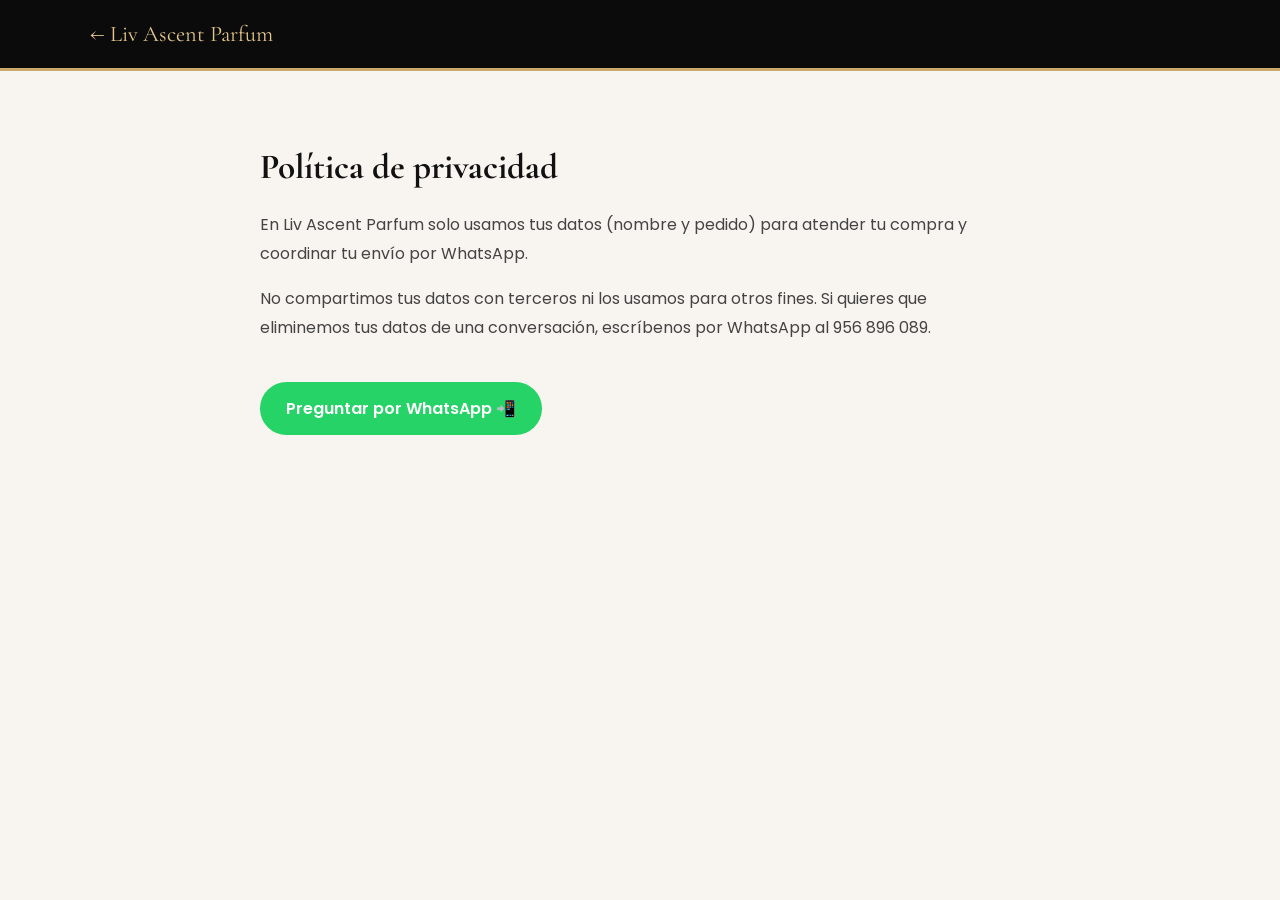
<file: politica-privacidad.html>
<!DOCTYPE html>
<html lang="es">
<head>
<meta charset="UTF-8">
<meta name="viewport" content="width=device-width, initial-scale=1.0">
<meta name="robots" content="noindex">
<title>Política de privacidad — Liv Ascent Parfum</title>
<link rel="icon" type="image/png" href="assets/logo/favicon.png">
<link href="https://fonts.googleapis.com/css2?family=Cormorant+Garamond:wght@400;500;600;700&family=Poppins:wght@300;400;500;600&display=swap" rel="stylesheet">
<style>
body{font-family:'Poppins',sans-serif;background:#f8f5f0;color:#222;margin:0}
header{background:#0b0b0b;padding:20px 7%;border-bottom:3px solid #c8a96b}
header a{color:#e6c78c;text-decoration:none;font-family:'Cormorant Garamond',serif;font-size:1.4rem}
main{max-width:760px;margin:0 auto;padding:50px 20px 70px}
h1{font-family:'Cormorant Garamond',serif;font-size:2.2rem;color:#111}
h2{font-family:'Cormorant Garamond',serif;font-size:1.5rem;color:#111;margin-top:32px}
p,li{line-height:1.8;color:#444}
a{color:#8a6d2b}
.btn{display:inline-block;margin-top:24px;background:#25D366;color:#fff;text-decoration:none;font-weight:600;padding:14px 26px;border-radius:30px}
</style>
</head>
<body>
<header><a href="./">← Liv Ascent Parfum</a></header>
<main>
<h1>Política de privacidad</h1>

<p>En Liv Ascent Parfum solo usamos tus datos (nombre y pedido) para atender tu compra y coordinar tu envío por WhatsApp.</p>
<p>No compartimos tus datos con terceros ni los usamos para otros fines. Si quieres que eliminemos tus datos de una conversación, escríbenos por WhatsApp al 956 896 089.</p>

<a class="btn" href="https://wa.me/51956896089" target="_blank" rel="noopener">Preguntar por WhatsApp 📲</a>
</main>
</body>
</html>
</file>
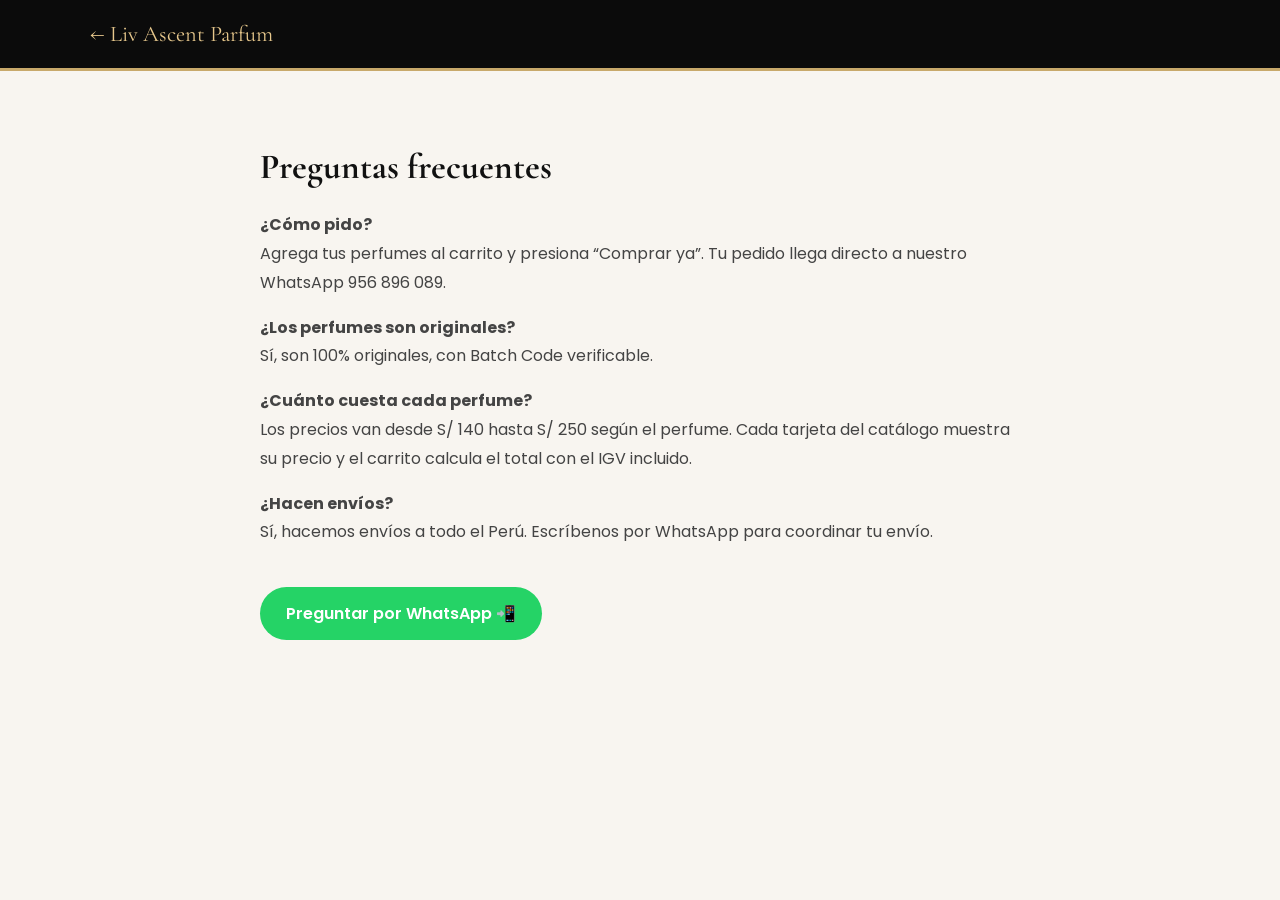
<file: preguntas-frecuentes.html>
<!DOCTYPE html>
<html lang="es">
<head>
<meta charset="UTF-8">
<meta name="viewport" content="width=device-width, initial-scale=1.0">
<meta name="robots" content="noindex">
<title>Preguntas frecuentes — Liv Ascent Parfum</title>
<link rel="icon" type="image/png" href="assets/logo/favicon.png">
<link href="https://fonts.googleapis.com/css2?family=Cormorant+Garamond:wght@400;500;600;700&family=Poppins:wght@300;400;500;600&display=swap" rel="stylesheet">
<style>
body{font-family:'Poppins',sans-serif;background:#f8f5f0;color:#222;margin:0}
header{background:#0b0b0b;padding:20px 7%;border-bottom:3px solid #c8a96b}
header a{color:#e6c78c;text-decoration:none;font-family:'Cormorant Garamond',serif;font-size:1.4rem}
main{max-width:760px;margin:0 auto;padding:50px 20px 70px}
h1{font-family:'Cormorant Garamond',serif;font-size:2.2rem;color:#111}
h2{font-family:'Cormorant Garamond',serif;font-size:1.5rem;color:#111;margin-top:32px}
p,li{line-height:1.8;color:#444}
a{color:#8a6d2b}
.btn{display:inline-block;margin-top:24px;background:#25D366;color:#fff;text-decoration:none;font-weight:600;padding:14px 26px;border-radius:30px}
</style>
</head>
<body>
<header><a href="./">← Liv Ascent Parfum</a></header>
<main>
<h1>Preguntas frecuentes</h1>

<p><strong>¿Cómo pido?</strong><br>Agrega tus perfumes al carrito y presiona “Comprar ya”. Tu pedido llega directo a nuestro WhatsApp 956 896 089.</p>
<p><strong>¿Los perfumes son originales?</strong><br>Sí, son 100% originales, con Batch Code verificable.</p>
<p><strong>¿Cuánto cuesta cada perfume?</strong><br>Los precios van desde S/ 140 hasta S/ 250 según el perfume. Cada tarjeta del catálogo muestra su precio y el carrito calcula el total con el IGV incluido.</p>
<p><strong>¿Hacen envíos?</strong><br>Sí, hacemos envíos a todo el Perú. Escríbenos por WhatsApp para coordinar tu envío.</p>

<a class="btn" href="https://wa.me/51956896089" target="_blank" rel="noopener">Preguntar por WhatsApp 📲</a>
</main>
</body>
</html>
</file>
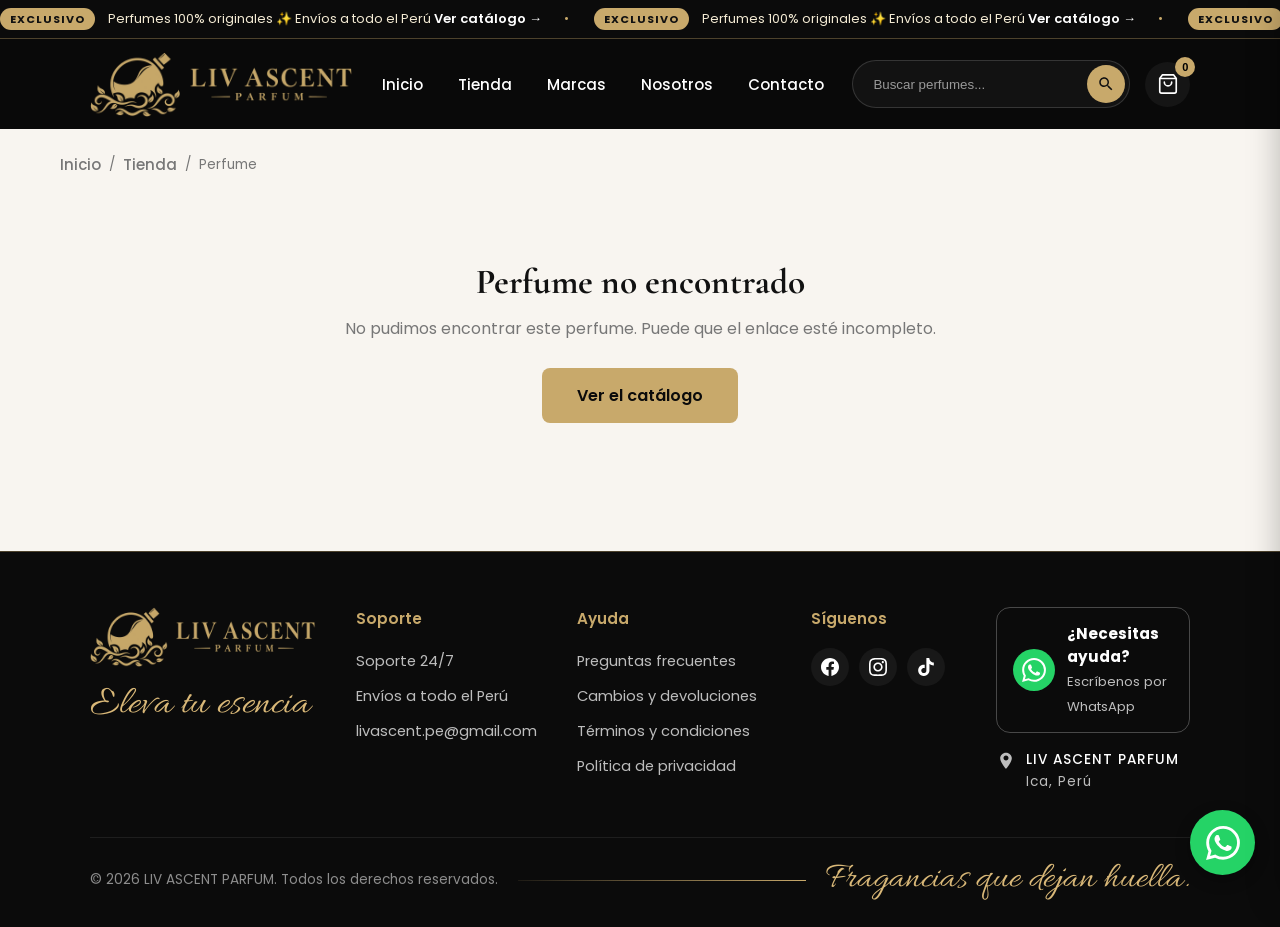
<file: producto.html>
<!DOCTYPE html>
<html lang="es">

<head>

    <meta charset="UTF-8">
    <meta name="viewport" content="width=device-width, initial-scale=1.0">
    <meta name="robots" content="noindex">

    <title>Perfume — Liv Ascent Parfum | Perfumes árabes en Ica, Perú</title>
    <meta name="description" content="Perfume árabe 100% original de Liv Ascent Parfum en Ica, Perú. Envíos a todo el Perú. Paga con Yape, Plin o transferencia.">
    <meta property="og:title" content="Liv Ascent Parfum">
    <meta property="og:description" content="Perfumes árabes 100% originales en Ica, Perú. Envíos a todo el Perú.">
    <meta property="og:type" content="website">
    <link rel="icon" type="image/png" href="assets/logo/favicon.png">

    <!-- Fonts -->
    <link href="https://fonts.googleapis.com/css2?family=Cormorant+Garamond:wght@400;500;600;700&family=Allura&family=Great+Vibes&family=Poppins:wght@300;400;500;600&display=swap"
        rel="stylesheet">


    <!-- CSS -->
    <link rel="stylesheet" href="css/style.css">
    <link rel="stylesheet" href="css/header.css">
    <link rel="stylesheet" href="css/footer.css">
    <link rel="stylesheet" href="css/cart.css">
    <link rel="stylesheet" href="css/producto.css">

</head>

<body class="producto-body">

<!-- TOP BAR -->

<div class="top-sticky">
<div class="announce-bar">
    <div class="announce-track">
        <span class="announce-item"><span class="announce-pill">EXCLUSIVO</span> Perfumes 100% originales ✨ Envíos a todo el Perú <a href="catalogo">Ver catálogo →</a><span class="announce-sep">•</span> <span class="announce-pill">EXCLUSIVO</span> Perfumes 100% originales ✨ Envíos a todo el Perú <a href="catalogo">Ver catálogo →</a><span class="announce-sep">•</span> <span class="announce-pill">EXCLUSIVO</span> Perfumes 100% originales ✨ Envíos a todo el Perú <a href="catalogo">Ver catálogo →</a><span class="announce-sep">•</span></span>
        <span class="announce-item"><span class="announce-pill">EXCLUSIVO</span> Perfumes 100% originales ✨ Envíos a todo el Perú <a href="catalogo">Ver catálogo →</a><span class="announce-sep">•</span> <span class="announce-pill">EXCLUSIVO</span> Perfumes 100% originales ✨ Envíos a todo el Perú <a href="catalogo">Ver catálogo →</a><span class="announce-sep">•</span> <span class="announce-pill">EXCLUSIVO</span> Perfumes 100% originales ✨ Envíos a todo el Perú <a href="catalogo">Ver catálogo →</a><span class="announce-sep">•</span></span>
    </div>
</div>

<!-- HEADER -->

<header>

    <button class="menu-btn" id="menu-btn" type="button" aria-label="Abrir menú">☰ <span>MENÚ</span></button>

    <div class="logo">

        <a href="./" aria-label="Ir al inicio"><img src="assets/logo/logo-lockup.webp"
             alt="LIV ASCENT PARFUM"></a>

    </div>

    <nav>

        <a href="./">Inicio</a>
        <a href="catalogo">Tienda</a>
        <a href="./#marcas">Marcas</a>
        <a href="nosotros">Nosotros</a>
        <a href="https://wa.me/51956896089" target="_blank" rel="noopener">Contacto</a>

    </nav>

    <div class="header-actions">

    <div class="search-box">

        <input
            type="text"
            placeholder="Buscar perfumes...">
        <button class="search-btn" id="search-btn" type="button" aria-label="Buscar"><svg viewBox="0 0 24 24" aria-hidden="true"><path d="M15.5 14h-.79l-.28-.27C15.41 12.59 16 11.11 16 9.5 16 5.91 13.09 3 9.5 3S3 5.91 3 9.5 5.91 16 9.5 16c1.61 0 3.09-.59 4.23-1.57l.27.28v.79l5 4.99L20.49 19l-4.99-5zm-6 0C7.01 14 5 11.99 5 9.5S7.01 5 9.5 5 14 7.01 14 9.5 11.99 14 9.5 14z"/></svg></button>

    </div>

        <button class="icon-btn cart-btn" id="cart-open-btn" type="button" aria-label="Ver carrito">

            <svg viewBox="0 0 24 24" fill="none" stroke="currentColor" stroke-width="1.8" stroke-linecap="round" stroke-linejoin="round" aria-hidden="true"><path d="M6 2 3 6v14a2 2 0 0 0 2 2h14a2 2 0 0 0 2-2V6l-3-4z"/><line x1="3" y1="6" x2="21" y2="6"/><path d="M16 10a4 4 0 0 1-8 0"/></svg>

            <span id="cart-count">
                0
            </span>

        </button>

    </div>

</header>
</div>



<!-- DRAWER MENÚ MÓVIL -->

<div class="drawer-overlay" id="drawer-overlay"></div>
<aside class="drawer" id="drawer" aria-label="Menú">
    <div class="drawer-head">
        <img src="assets/logo/logo-lockup.webp" alt="Liv Ascent Parfum">
        <button class="drawer-close" id="drawer-close-btn" type="button" aria-label="Cerrar menú">✖</button>
    </div>
    <nav class="drawer-nav">
        <a href="./" onclick="closeDrawer()">Inicio</a>
        <a href="catalogo" onclick="closeDrawer()">Tienda</a>
        <a href="./#marcas" onclick="closeDrawer()">Marcas</a>
        <a href="nosotros" onclick="closeDrawer()">Nosotros</a>
        <a href="https://wa.me/51956896089" target="_blank" rel="noopener" onclick="closeDrawer()">Contacto</a>
    </nav>
    <div class="drawer-section">
        <h4>Ayuda</h4>
        <a href="preguntas-frecuentes">Preguntas frecuentes</a>
        <a href="envios-devoluciones">Cambios y devoluciones</a>
        <a href="terminos-condiciones">Términos y condiciones</a>
        <a href="politica-privacidad">Política de privacidad</a>
    </div>
    <p class="drawer-foot">Liv Ascent Parfum • Ica, Perú</p>
</aside>



<!-- CONTENIDO: SOBRE NOSOTROS -->

<main class="detail-main">

    <nav class="detail-breadcrumb" aria-label="Breadcrumb">
        <a href="./">Inicio</a>
        <span aria-hidden="true">/</span>
        <a href="catalogo">Tienda</a>
        <span aria-hidden="true">/</span>
        <span id="detail-crumb">Perfume</span>
    </nav>

    <div id="detail-content"></div>

    <div id="detail-notfound" class="detail-notfound" hidden>
        <h1>Perfume no encontrado</h1>
        <p>No pudimos encontrar este perfume. Puede que el enlace esté incompleto.</p>
        <a class="btn-gold" href="catalogo">Ver el catálogo</a>
    </div>

    <section id="detail-related" class="detail-related" hidden>
        <h2>También te puede gustar</h2>
        <div id="related-grid" class="related-grid"></div>
    </section>

</main>



<footer>

<div class="footer-container">

    <div class="footer-brand">
        <img class="footer-logo-img" src="assets/logo/logo-lockup.webp" alt="Liv Ascent Parfum">
        <p class="slogan">Eleva tu esencia</p>
    </div>

    <div class="footer-column">
        <h3>Soporte</h3>
        <ul class="footer-links">
            <li><a href="https://wa.me/51956896089" target="_blank" rel="noopener">Soporte 24/7</a></li>
            <li><a href="envios-devoluciones">Envíos a todo el Perú</a></li>
            <li><a href="mailto:livascent.pe@gmail.com">livascent.pe@gmail.com</a></li>
        </ul>
    </div>

    <div class="footer-column">
        <h3>Ayuda</h3>
        <ul class="footer-links">
            <li><a href="preguntas-frecuentes">Preguntas frecuentes</a></li>
            <li><a href="envios-devoluciones">Cambios y devoluciones</a></li>
            <li><a href="terminos-condiciones">Términos y condiciones</a></li>
            <li><a href="politica-privacidad">Política de privacidad</a></li>
        </ul>
    </div>

    <div class="footer-column">
        <h3>Síguenos</h3>
        <div class="social-links">
            <a href="https://www.facebook.com/profile.php?id=61596367331043" target="_blank" rel="noopener" aria-label="Facebook"><svg viewBox="0 0 24 24" aria-hidden="true"><path d="M24 12.073c0-6.627-5.373-12-12-12s-12 5.373-12 12c0 5.99 4.388 10.954 10.125 11.854v-8.385H7.078v-3.47h3.047V9.43c0-3.007 1.792-4.669 4.533-4.669 1.312 0 2.686.235 2.686.235v2.953H15.83c-1.491 0-1.956.925-1.956 1.874v2.25h3.328l-.532 3.47h-2.796v8.385C19.612 23.027 24 18.062 24 12.073z"/></svg></a>
            <a href="https://www.instagram.com/livascent.pe/" target="_blank" rel="noopener" aria-label="Instagram"><svg viewBox="0 0 24 24" aria-hidden="true"><path d="M12 2.163c3.204 0 3.584.012 4.85.07 3.252.148 4.771 1.691 4.919 4.919.058 1.265.069 1.645.069 4.849 0 3.205-.012 3.584-.069 4.849-.149 3.225-1.664 4.771-4.919 4.919-1.266.058-1.644.07-4.85.07-3.204 0-3.584-.012-4.849-.07-3.26-.149-4.771-1.699-4.919-4.92-.058-1.265-.07-1.644-.07-4.849 0-3.204.013-3.583.07-4.849.149-3.227 1.664-4.771 4.919-4.919 1.266-.057 1.645-.069 4.849-.069zm0-2.163c-3.259 0-3.667.014-4.947.072-4.358.2-6.78 2.618-6.98 6.98-.059 1.281-.073 1.689-.073 4.948 0 3.259.014 3.668.072 4.948.2 4.358 2.618 6.78 6.98 6.98 1.281.058 1.689.072 4.948.072 3.259 0 3.668-.014 4.948-.072 4.354-.2 6.782-2.618 6.979-6.98.059-1.28.073-1.689.073-4.948 0-3.259-.014-3.667-.072-4.947-.196-4.354-2.617-6.78-6.979-6.98-1.281-.059-1.69-.073-4.949-.073zm0 5.838c-3.403 0-6.162 2.759-6.162 6.162s2.759 6.163 6.162 6.163 6.162-2.759 6.162-6.163c0-3.403-2.759-6.162-6.162-6.162zm0 10.162c-2.209 0-4-1.79-4-4 0-2.209 1.791-4 4-4s4 1.791 4 4c0 2.21-1.791 4-4 4zm6.406-11.845c-.796 0-1.441.645-1.441 1.44s.645 1.44 1.441 1.44c.795 0 1.439-.645 1.439-1.44s-.644-1.44-1.439-1.44z"/></svg></a>
            <a href="https://www.tiktok.com/@livascent.pe" target="_blank" rel="noopener" aria-label="TikTok"><svg viewBox="0 0 24 24" aria-hidden="true"><path d="M12.525.02c1.31-.02 2.61-.01 3.91-.02.08 1.53.63 3.09 1.75 4.17 1.12 1.11 2.7 1.62 4.24 1.79v4.03c-1.44-.05-2.89-.35-4.2-.97-.57-.26-1.1-.59-1.62-.93-.01 2.92.01 5.84-.02 8.75-.08 1.4-.54 2.79-1.35 3.94-1.31 1.92-3.58 3.17-5.91 3.21-1.43.08-2.86-.31-4.08-1.03-2.02-1.19-3.44-3.37-3.65-5.71-.02-.5-.03-1-.01-1.49.18-1.9 1.12-3.72 2.58-4.96 1.66-1.44 3.98-2.13 6.15-1.72.02 1.48-.04 2.96-.04 4.44-.99-.32-2.15-.23-3.02.37-.63.41-1.11 1.04-1.36 1.75-.21.51-.15 1.07-.14 1.61.24 1.64 1.82 3.02 3.5 2.87 1.12-.01 2.19-.66 2.77-1.61.19-.33.4-.67.41-1.06.1-1.79.06-3.57.07-5.36.01-4.03-.01-8.05.02-12.07z"/></svg></a>
        </div>
    </div>

    <div class="footer-help">
        <a class="footer-help-card" href="https://wa.me/51956896089?text=Hola%20Liv%20Ascent%20Parfum%2C%20necesito%20ayuda" target="_blank" rel="noopener">
            <span class="footer-help-icon"><svg viewBox="0 0 24 24" aria-hidden="true"><path d="M17.472 14.382c-.297-.149-1.758-.867-2.03-.967-.273-.099-.471-.148-.67.15-.197.297-.767.966-.94 1.164-.173.199-.347.223-.644.075-.297-.15-1.255-.463-2.39-1.475-.883-.788-1.48-1.761-1.653-2.059-.173-.297-.018-.458.13-.606.134-.133.298-.347.446-.52.149-.174.198-.298.298-.497.099-.198.05-.371-.025-.52-.075-.149-.669-1.612-.916-2.207-.242-.579-.487-.5-.669-.51-.173-.008-.371-.01-.57-.01-.198 0-.52.074-.792.372-.272.297-1.04 1.016-1.04 2.479 0 1.462 1.065 2.875 1.213 3.074.149.198 2.096 3.2 5.077 4.487.709.306 1.262.489 1.694.625.712.227 1.36.195 1.871.118.571-.085 1.758-.719 2.006-1.413.248-.694.248-1.289.173-1.413-.074-.124-.272-.198-.57-.347m-5.421 7.403h-.004a9.87 9.87 0 01-5.031-1.378l-.361-.214-3.741.982.998-3.648-.235-.374a9.86 9.86 0 01-1.51-5.26c.001-5.45 4.436-9.884 9.888-9.884 2.64 0 5.122 1.03 6.988 2.898a9.825 9.825 0 012.893 6.994c-.003 5.45-4.437 9.884-9.885 9.884m8.413-18.297A11.815 11.815 0 0012.05 0C5.495 0 .16 5.335.157 11.892c0 2.096.547 4.142 1.588 5.945L.057 24l6.305-1.654a11.882 11.882 0 005.683 1.448h.005c6.554 0 11.89-5.335 11.893-11.893a11.821 11.821 0 00-3.48-8.413z"/></svg></span>
            <span>
                <strong>¿Necesitas ayuda?</strong>
                <small>Escríbenos por WhatsApp</small>
            </span>
        </a>
        <p class="footer-peru"><svg viewBox="0 0 24 24" aria-hidden="true"><path d="M12 2C8.13 2 5 5.13 5 8.5c0 5.25 7 13 7 13s7-7.75 7-13C19 5.13 15.87 2 12 2zm0 9.5c-1.66 0-3-1.34-3-3s1.34-3 3-3 3 1.34 3 3-1.34 3-3 3z"/></svg><span><strong>LIV ASCENT PARFUM</strong><br>Ica, Perú</span></p>
    </div>

</div>

<div class="footer-bottom">
    <span>© 2026 LIV ASCENT PARFUM. Todos los derechos reservados.</span>
    <span class="footer-gold-line"></span>
    <span class="footer-tagline">Fragancias que dejan huella.</span>
</div>

</footer>



<!-- WHATSAPP FLOTANTE -->
<a class="whatsapp" href="https://wa.me/51956896089?text=Hola%20Liv%20Ascent%20Parfum%2C%20quiero%20pedir%20un%20perfume" target="_blank" rel="noopener" aria-label="WhatsApp"><svg viewBox="0 0 24 24" aria-hidden="true"><path d="M17.472 14.382c-.297-.149-1.758-.867-2.03-.967-.273-.099-.471-.148-.67.15-.197.297-.767.966-.94 1.164-.173.199-.347.223-.644.075-.297-.15-1.255-.463-2.39-1.475-.883-.788-1.48-1.761-1.653-2.059-.173-.297-.018-.458.13-.606.134-.133.298-.347.446-.52.149-.174.198-.298.298-.497.099-.198.05-.371-.025-.52-.075-.149-.669-1.612-.916-2.207-.242-.579-.487-.5-.669-.51-.173-.008-.371-.01-.57-.01-.198 0-.52.074-.792.372-.272.297-1.04 1.016-1.04 2.479 0 1.462 1.065 2.875 1.213 3.074.149.198 2.096 3.2 5.077 4.487.709.306 1.262.489 1.694.625.712.227 1.36.195 1.871.118.571-.085 1.758-.719 2.006-1.413.248-.694.248-1.289.173-1.413-.074-.124-.272-.198-.57-.347m-5.421 7.403h-.004a9.87 9.87 0 01-5.031-1.378l-.361-.214-3.741.982.998-3.648-.235-.374a9.86 9.86 0 01-1.51-5.26c.001-5.45 4.436-9.884 9.888-9.884 2.64 0 5.122 1.03 6.988 2.898a9.825 9.825 0 012.893 6.994c-.003 5.45-4.437 9.884-9.885 9.884m8.413-18.297A11.815 11.815 0 0012.05 0C5.495 0 .16 5.335.157 11.892c0 2.096.547 4.142 1.588 5.945L.057 24l6.305-1.654a11.882 11.882 0 005.683 1.448h.005c6.554 0 11.89-5.335 11.893-11.893a11.821 11.821 0 00-3.48-8.413z"/></svg></a>


<!-- CARRITO -->
<div class="cart-overlay" id="cart-overlay"></div>
<aside class="cart-drawer" id="cart-drawer" aria-label="Carrito de compras">
    <div class="cart-header">
        <div class="cart-title-wrap">
            <span class="cart-logo"><svg viewBox="0 0 24 24" fill="none" stroke="currentColor" stroke-width="1.8" stroke-linecap="round" stroke-linejoin="round" aria-hidden="true"><path d="M6 2 3 6v14a2 2 0 0 0 2 2h14a2 2 0 0 0 2-2V6l-3-4z"/><line x1="3" y1="6" x2="21" y2="6"/><path d="M16 10a4 4 0 0 1-8 0"/></svg></span>
            <div>
                <h3>BOLSA DE FRAGANCIAS</h3>
                <p class="cart-subtitle">Liv Ascent Parfum Oficial</p>
            </div>
        </div>
        <div class="cart-header-right">
            <button class="cart-close" id="cart-close-btn" type="button" aria-label="Cerrar carrito">✖</button>
        </div>
    </div>
    <div class="cart-count-bar"><svg class="count-bag" viewBox="0 0 24 24" fill="none" stroke="currentColor" stroke-width="1.8" stroke-linecap="round" stroke-linejoin="round" aria-hidden="true"><path d="M6 2 3 6v14a2 2 0 0 0 2 2h14a2 2 0 0 0 2-2V6l-3-4z"/><line x1="3" y1="6" x2="21" y2="6"/><path d="M16 10a4 4 0 0 1-8 0"/></svg> Tienes <span class="cart-count-badge" id="cart-count-badge">0 frascos</span> en tu bolsa</div>
    <div id="cart-items"></div>
    <div class="cart-footer" id="cart-footer">
        <div class="cart-totals">
            <div class="totals-row"><span>Subtotal neto</span><span id="cart-subtotal">S/ 0.00</span></div>
            <div class="totals-row"><span>IGV (18%)</span><span id="cart-igv">S/ 0.00</span></div>
            <div class="totals-row total-row"><span>Total estimado</span><span id="cart-total">S/ 0.00</span></div>
        </div>
        <button class="buy-now-btn" id="buy-now-btn" type="button" onclick="buyNow()">Comprar ya</button>
        <button class="advisor-btn" id="advisor-btn" type="button" onclick="buyWithAdvisor()"><svg viewBox="0 0 24 24" aria-hidden="true"><path d="M17.472 14.382c-.297-.149-1.758-.867-2.03-.967-.273-.099-.471-.148-.67.15-.197.297-.767.966-.94 1.164-.173.199-.347.223-.644.075-.297-.15-1.255-.463-2.39-1.475-.883-.788-1.48-1.761-1.653-2.059-.173-.297-.018-.458.13-.606.134-.133.298-.347.446-.52.149-.174.198-.298.298-.497.099-.198.05-.371-.025-.52-.075-.149-.669-1.612-.916-2.207-.242-.579-.487-.5-.669-.51-.173-.008-.371-.01-.57-.01-.198 0-.52.074-.792.372-.272.297-1.04 1.016-1.04 2.479 0 1.462 1.065 2.875 1.213 3.074.149.198 2.096 3.2 5.077 4.487.709.306 1.262.489 1.694.625.712.227 1.36.195 1.871.118.571-.085 1.758-.719 2.006-1.413.248-.694.248-1.289.173-1.413-.074-.124-.272-.198-.57-.347m-5.421 7.403h-.004a9.87 9.87 0 01-5.031-1.378l-.361-.214-3.741.982.998-3.648-.235-.374a9.86 9.86 0 01-1.51-5.26c.001-5.45 4.436-9.884 9.888-9.884 2.64 0 5.122 1.03 6.988 2.898a9.825 9.825 0 012.893 6.994c-.003 5.45-4.437 9.884-9.885 9.884m8.413-18.297A11.815 11.815 0 0012.05 0C5.495 0 .16 5.335.157 11.892c0 2.096.547 4.142 1.588 5.945L.057 24l6.305-1.654a11.882 11.882 0 005.683 1.448h.005c6.554 0 11.89-5.335 11.893-11.893a11.821 11.821 0 00-3.48-8.413z"/></svg> Comprar con asesor</button>
        <p class="cart-note">🛡️ 100% Perfumes Originales • Batch Code Verificable.</p>
    </div>
</aside>

<!-- Scripts -->

<script src="js/cart.js"></script>
<script src="js/mobile-menu.js"></script>
<script src="js/producto.js"></script>

</body>
</html>
</file>
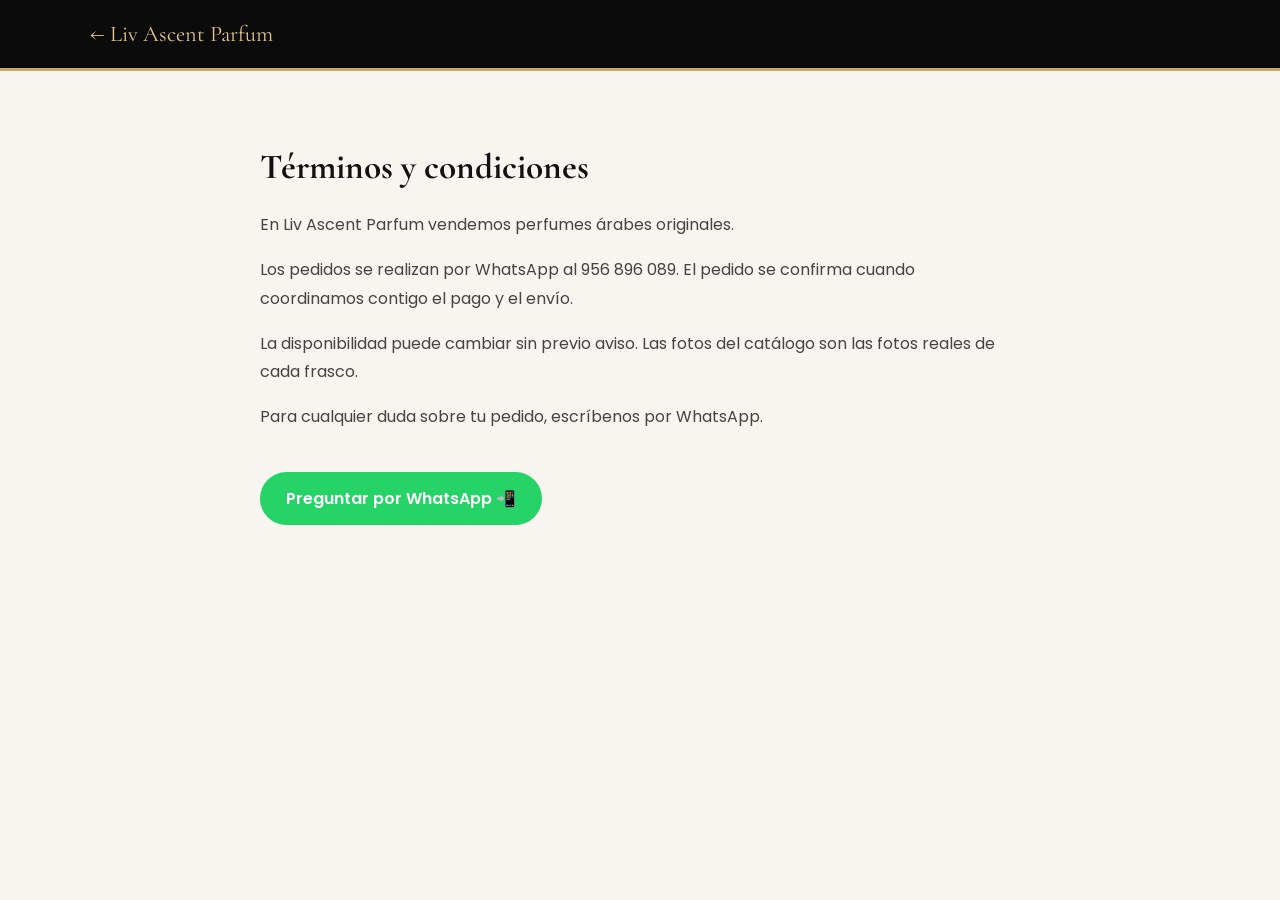
<file: terminos-condiciones.html>
<!DOCTYPE html>
<html lang="es">
<head>
<meta charset="UTF-8">
<meta name="viewport" content="width=device-width, initial-scale=1.0">
<meta name="robots" content="noindex">
<title>Términos y condiciones — Liv Ascent Parfum</title>
<link rel="icon" type="image/png" href="assets/logo/favicon.png">
<link href="https://fonts.googleapis.com/css2?family=Cormorant+Garamond:wght@400;500;600;700&family=Poppins:wght@300;400;500;600&display=swap" rel="stylesheet">
<style>
body{font-family:'Poppins',sans-serif;background:#f8f5f0;color:#222;margin:0}
header{background:#0b0b0b;padding:20px 7%;border-bottom:3px solid #c8a96b}
header a{color:#e6c78c;text-decoration:none;font-family:'Cormorant Garamond',serif;font-size:1.4rem}
main{max-width:760px;margin:0 auto;padding:50px 20px 70px}
h1{font-family:'Cormorant Garamond',serif;font-size:2.2rem;color:#111}
h2{font-family:'Cormorant Garamond',serif;font-size:1.5rem;color:#111;margin-top:32px}
p,li{line-height:1.8;color:#444}
a{color:#8a6d2b}
.btn{display:inline-block;margin-top:24px;background:#25D366;color:#fff;text-decoration:none;font-weight:600;padding:14px 26px;border-radius:30px}
</style>
</head>
<body>
<header><a href="./">← Liv Ascent Parfum</a></header>
<main>
<h1>Términos y condiciones</h1>

<p>En Liv Ascent Parfum vendemos perfumes árabes originales.</p>
<p>Los pedidos se realizan por WhatsApp al 956 896 089. El pedido se confirma cuando coordinamos contigo el pago y el envío.</p>
<p>La disponibilidad puede cambiar sin previo aviso. Las fotos del catálogo son las fotos reales de cada frasco.</p>
<p>Para cualquier duda sobre tu pedido, escríbenos por WhatsApp.</p>

<a class="btn" href="https://wa.me/51956896089" target="_blank" rel="noopener">Preguntar por WhatsApp 📲</a>
</main>
</body>
</html>
</file>
<file: css/style.css>
*{margin:0;padding:0;box-sizing:border-box}html{scroll-behavior:smooth;overflow-x:hidden;overflow-x:clip}body{font-family:Poppins,sans-serif;background:#f8f5f0;color:#222;overflow-x:hidden;overflow-x:clip}:root{--gold:#c8a96b;--gold-light:#e6c78c;--black:#0b0b0b;--dark:#111111;--white:#ffffff;--gray:#f3f3f3;--gray-dark:#666666;--transition:all .3s ease;--shadow:0 10px 25px rgba(0,0,0,.10)}.container{width:90%;max-width:1400px;margin:auto}section{padding:80px 0}h1,h2,h3,h4{font-family:'Cormorant Garamond',serif}h1{font-size:5rem;font-weight:700}h2{font-size:3rem;text-align:center;margin-bottom:40px}h3{font-size:2rem}p{line-height:1.8}.btn-gold{display:inline-flex;align-items:center;justify-content:center;padding:15px 35px;background:var(--gold);color:var(--black);text-decoration:none;border-radius:8px;font-weight:600;cursor:pointer;transition:var(--transition)}.btn-gold:hover{background:var(--gold-light);transform:translateY(-3px)}.btn-gold:active{transform:scale(.97)}.btn-dark{display:inline-flex;align-items:center;justify-content:center;padding:15px 35px;background:var(--black);color:#fff;text-decoration:none;border-radius:8px;transition:var(--transition)}.btn-dark:hover{background:#222}.card{background:#fff;border-radius:18px;overflow:hidden;box-shadow:var(--shadow);transition:var(--transition)}.card:hover{transform:translateY(-8px)}img{max-width:100%;display:block}.icon-btn{border:none;background:0 0;cursor:pointer;transition:.3s}.icon-btn:hover{transform:scale(1.1)}.badge{background:var(--gold);color:#000;padding:5px 12px;border-radius:30px;font-size:.8rem;font-weight:600}.section-title{text-align:center;margin-bottom:50px}.section-title h2{color:#111}.section-title p{color:#777}.whatsapp{position:fixed;right:25px;bottom:25px;width:65px;height:65px;border-radius:50%;background:#25d366;color:#fff;display:flex;align-items:center;justify-content:center;text-decoration:none;font-size:30px;z-index:999;box-shadow:0 5px 15px rgba(0,0,0,.3)}::-webkit-scrollbar{width:10px}::-webkit-scrollbar-track{background:#111}::-webkit-scrollbar-thumb{background:var(--gold);border-radius:50px}@media(max-width:992px){h1{font-size:3.5rem}}@media(max-width:768px){h1{font-size:2.8rem}h2{font-size:2.3rem}}@media(max-width:576px){h1{font-size:2.2rem}h2{font-size:1.8rem}}.whatsapp svg{width:34px;height:34px;fill:#fff}
</file>
<file: css/header.css>
.announce-bar{background:#0b0b0b;color:#f3ead3;font-size:13px;overflow:hidden;white-space:nowrap;border-bottom:1px solid rgba(200,169,107,.35)}.announce-track{display:flex;width:max-content;animation:announce-scroll 28s linear infinite}.announce-item{padding:9px 0}.announce-pill{background:#c8a96b;color:#111;font-weight:700;font-size:11px;letter-spacing:1px;padding:3px 10px;border-radius:20px;margin-right:10px}.announce-bar a{color:#fff;font-weight:600;text-decoration:none}.announce-bar a:hover{color:#c8a96b}.announce-sep{margin:0 22px;color:#c8a96b}@keyframes announce-scroll{from{transform:translateX(0)}to{transform:translateX(-50%)}}.top-sticky{position:sticky;top:0;z-index:1000}.menu-btn{display:none}.search-btn{display:flex;align-items:center;justify-content:center;flex:none;width:38px;height:38px;margin:4px;border:none;border-radius:50%;background:var(--gold);cursor:pointer}.search-btn svg{width:18px;height:18px;fill:#111;display:block}header{position:sticky;top:0;z-index:1000;background:#090909;height:90px;padding:0 7%;display:flex;align-items:center;justify-content:space-between}.logo{display:flex;align-items:center}.logo a{display:flex}.logo img{height:65px;width:auto;cursor:pointer;transition:.3s}.logo img:hover{transform:scale(1.05)}nav{display:flex;gap:35px}nav a{color:#fff;text-decoration:none;font-size:15px;font-weight:500;position:relative;transition:.3s}nav a:hover{color:var(--gold)}nav a::after{content:"";position:absolute;left:0;bottom:-8px;width:0;height:2px;background:var(--gold);transition:.3s}nav a:hover::after{width:100%}.header-actions{display:flex;align-items:center;gap:15px}.search-box{position:relative;display:flex;align-items:center;background:#121212;border:1px solid rgba(255,255,255,.15);border-radius:30px;overflow:hidden}.search-box input{flex:1;width:230px;height:46px;border:none;background:0 0;color:#fff;padding:0 10px 0 20px;outline:0}.search-box:focus-within{border-color:var(--gold);box-shadow:0 0 0 3px rgba(200,169,107,.2)}.search-box input::placeholder{color:#999}.icon-btn{width:45px;height:45px;border-radius:50%;border:none;cursor:pointer;background:#151515;color:#fff;font-size:18px;transition:.3s;display:flex;align-items:center;justify-content:center}.icon-btn:hover{background:var(--gold);color:#000}.cart-btn{position:relative}.cart-btn svg{width:22px;height:22px;display:block}#cart-count{position:absolute;top:-5px;right:-5px;width:20px;height:20px;border-radius:50%;background:var(--gold);color:#000;font-size:11px;font-weight:700;display:flex;align-items:center;justify-content:center}.menu-toggle{display:none;flex-direction:column;gap:5px;cursor:pointer}.menu-toggle span{width:28px;height:3px;background:#fff;border-radius:2px}.drawer-overlay{position:fixed;inset:0;background:rgba(0,0,0,.55);opacity:0;pointer-events:none;transition:.3s;z-index:2002;overscroll-behavior:contain}.drawer-overlay.open{opacity:1;pointer-events:auto}.drawer{position:fixed;top:0;left:0;width:min(340px,85vw);height:100%;height:100dvh;background:#111;color:#fff;z-index:2003;transform:translateX(-105%);transition:transform .35s ease;display:flex;flex-direction:column;padding:20px;box-sizing:border-box;overflow-y:auto;overscroll-behavior:contain}.drawer.open{transform:translateX(0)}.drawer-head{display:flex;align-items:center;justify-content:space-between;margin-bottom:20px}.drawer-head img{height:52px;width:auto}.drawer-close{background:0 0;border:none;color:#fff;font-size:1.2rem;cursor:pointer;padding:6px}.drawer-nav{display:flex;flex-direction:column}.drawer-nav a{color:#fff;text-decoration:none;font-size:1.05rem;font-weight:500;padding:13px 4px;border-bottom:1px solid rgba(255,255,255,.08)}.drawer-nav a:hover{color:var(--gold)}.drawer-section{margin-top:22px}.drawer-section h4{color:var(--gold);font-size:.85rem;letter-spacing:1px;margin-bottom:8px}.drawer-section a{display:block;color:#bdbdbd;text-decoration:none;font-size:.92rem;padding:8px 4px}.drawer-section a:hover{color:#fff}.drawer-foot{color:#888;font-size:.8rem;text-align:center;margin:16px 0 0}@media(max-width:1200px){nav{gap:20px}.search-box input{width:180px}}@media(max-width:992px){nav{display:none}.menu-toggle{display:flex}}@media(max-width:768px){.announce-bar{font-size:12px}header{flex-wrap:wrap;height:auto;padding:12px 16px 14px;gap:10px}.menu-btn{display:flex;align-items:center;gap:8px;flex:none;order:1;background:#151515;border:1px solid rgba(200,169,107,.6);color:#e6c78c;font-size:13px;font-weight:700;letter-spacing:1px;padding:10px 14px;border-radius:30px;cursor:pointer}.logo{order:2;flex:1;justify-content:center}.logo img{height:52px}.header-actions{display:contents}.cart-btn{order:3}.search-box{order:4;flex-basis:100%;display:flex;align-items:center;margin-left:0;border:1px solid rgba(200,169,107,.6);border-radius:30px;overflow:hidden}.search-box input{flex:1;width:auto;height:46px;padding:0 8px 0 18px}}@media(max-width:576px){.icon-btn{width:40px;height:40px}.logo img{height:48px}}
</file>
<file: css/carousel.css>
.hero-section{width:100%;overflow:hidden;padding:0}.heroSwiper{width:100%;height:85vh}.hero-slide{display:flex;align-items:center;justify-content:flex-start;padding:0 8%;position:relative;overflow:hidden;background:linear-gradient(135deg,#080808,#151515)}.hero-slide.luxury{background:linear-gradient(135deg,#2c1a20,#120b0d)}.hero-slide.dark{background:linear-gradient(135deg,#0d0d0d,#1b1b1b)}.hero-slide.amber{background:linear-gradient(135deg,#1d120a,#2d1808)}.hero-content{width:50%;color:#fff;z-index:2}.hero-content h1{color:var(--gold);font-size:6rem;letter-spacing:4px;margin-bottom:10px}.hero-content h2{text-align:left;color:#fff;font-size:2.8rem;margin-bottom:25px;letter-spacing:14px}.hero-content p{max-width:500px;font-size:1.1rem;color:#d1d1d1;margin-bottom:30px}.tag{display:inline-block;padding:8px 18px;border:1px solid var(--gold);color:var(--gold);border-radius:30px;margin-bottom:20px;font-size:.9rem}.hero-bg{position:absolute;inset:0;width:100%;height:100%;object-fit:cover;object-position:center;z-index:0;transition:transform 6s ease}.swiper-slide-active .hero-bg{transform:scale(1.06)}.hero-slide::after{content:"";position:absolute;inset:0;z-index:1;background:linear-gradient(90deg,rgba(5,5,5,.88) 0,rgba(5,5,5,.6) 42%,rgba(5,5,5,.05) 75%),linear-gradient(0deg,rgba(5,5,5,.55) 0,rgba(5,5,5,0) 40%)}.swiper-button-next,.swiper-button-prev{width:55px!important;height:55px!important;border-radius:50%;background:rgba(255,255,255,.08);backdrop-filter:blur(8px);transition:.3s}.swiper-button-next:hover,.swiper-button-prev:hover{background:var(--gold)}.swiper-button-next::after,.swiper-button-prev::after{color:#fff;font-size:18px!important;font-weight:700}.swiper-button-next:hover::after,.swiper-button-prev:hover::after{color:#000}.swiper-pagination{bottom:30px!important}.swiper-pagination-bullet{width:12px;height:12px;opacity:.4;background:#fff}.swiper-pagination-bullet-active{background:var(--gold);opacity:1}.hero-content h1,.hero-content h2,.hero-content p{opacity:0;transform:translateY(30px)}.swiper-slide-active h1{animation:fadeUp .8s ease forwards}.swiper-slide-active h2{animation:fadeUp .8s ease .2s forwards}.swiper-slide-active p{animation:fadeUp .8s ease .4s forwards}@keyframes fadeUp{from{opacity:0;transform:translateY(30px)}to{opacity:1;transform:translateY(0)}}@media(max-width:992px){.hero-slide{justify-content:flex-start;text-align:left}.hero-content{width:100%}.hero-content h1{font-size:4rem}.hero-content h2{text-align:center;font-size:2rem}.hero-content p{margin-bottom:25px}.hero-bg{object-position:72% center}}@media(max-width:576px){.heroSwiper{height:100vh}.hero-content h1{font-size:2.8rem}.hero-content h2{font-size:1.4rem;letter-spacing:6px}.swiper-button-next,.swiper-button-prev{display:none}.hero-bg{object-position:75% center}.hero-slide::after{background:linear-gradient(90deg,rgba(5,5,5,.85) 0,rgba(5,5,5,.45) 60%,rgba(5,5,5,.15) 100%),linear-gradient(0deg,rgba(5,5,5,.6) 0,rgba(5,5,5,0) 45%)}}
</file>
<file: css/categories.css>
.categories{padding:90px 7%;background:#fff}.categories h2{text-align:center;color:#111;margin-bottom:15px}.category-grid{display:grid;grid-template-columns:repeat(4,1fr);gap:30px;align-items:center;justify-items:center}.category-card{display:flex;flex-direction:column;align-items:center;cursor:pointer;transition:.35s ease}.category-card:hover{transform:translateY(-8px)}.category-card img{width:100%;max-width:160px;aspect-ratio:1/1;border-radius:50%;object-fit:contain;background:#fff;border:1px solid #ece5d8;padding:22px;box-shadow:0 10px 25px rgba(0,0,0,.1);transition:.35s ease}.category-card:hover img{border-color:var(--gold);transform:scale(1.06)}.category-card span{margin-top:15px;font-weight:600;letter-spacing:2px;font-size:.9rem;color:#222;text-align:center;transition:.3s}.category-card:hover span{color:var(--gold)}@media(max-width:992px){.category-grid{gap:25px}.category-card img{max-width:140px}}@media(max-width:768px){.categories{padding:70px 20px}.category-grid{grid-template-columns:repeat(3,1fr)}}@media(max-width:576px){.category-grid{grid-template-columns:repeat(2,1fr)}.category-card img{max-width:120px}.category-card span{font-size:.9rem}}
</file>
<file: css/products.css>
.products-section{padding:90px 7%;background:#f8f5f0}.products-section h2{text-align:center;margin-bottom:15px;color:#1a1a1a;font-family:'Cormorant Garamond',serif;font-size:2.8rem;font-weight:600;letter-spacing:1px}.productsSwiper{padding:10px 5px 20px;overflow:hidden}#products-container{display:flex}.product-card.swiper-slide{height:auto;display:flex;flex-direction:column}.product-card.swiper-slide:hover{transform:none}.product-content{flex:1;display:flex;flex-direction:column}.add-cart-btn{margin-top:auto}.product-card{background:0 0;border:1px solid #c8a96b;border-radius:16px;padding:12px;transition:.35s;position:relative}.product-image{display:block;position:relative;aspect-ratio:4/5;overflow:hidden;background:#f8f5f0;border-radius:10px}.product-image img{width:100%;height:100%;object-fit:contain;transition:.5s}.product-card:hover .product-image img{transform:scale(1.05)}.product-rank{position:absolute;top:15px;left:15px;z-index:2;min-width:34px;height:34px;padding:0 9px;border-radius:20px;background:#c8a96b;color:#111;display:flex;align-items:center;justify-content:center;font-family:'Cormorant Garamond',serif;font-size:1.05rem;font-weight:700;letter-spacing:.5px;box-shadow:0 2px 8px rgba(0,0,0,.18)}.favorite-btn{position:absolute;top:15px;right:15px;width:40px;height:40px;border:1px solid rgba(0,0,0,.06);border-radius:50%;background:rgba(255,255,255,.85);backdrop-filter:blur(4px);cursor:pointer;font-size:18px;box-shadow:0 2px 10px rgba(0,0,0,.08);transition:.3s}.favorite-btn:hover{transform:scale(1.1)}.favorite-btn.active{background:#ffebee;color:#e53935}.product-content{padding:18px 6px 4px}.product-brand{display:inline-block;align-self:flex-start;background:#f6efdd;color:#8a6d2b;border:1px solid #e8dcbc;border-radius:30px;padding:4px 10px;font-size:.68rem;font-weight:800;letter-spacing:1.5px;text-transform:uppercase;margin-bottom:8px}.product-gender{font-size:.62rem;font-weight:500;letter-spacing:1px;text-transform:uppercase;color:#7d8b85;margin-bottom:8px}.product-content h3{font-family:'Cormorant Garamond',serif;font-size:2rem;font-weight:600;color:#111;margin-bottom:8px}.product-content h3 a{color:inherit;text-decoration:none}.product-description{font-size:.92rem;color:#666;margin-bottom:15px;min-height:50px;line-height:1.6;display:-webkit-box;-webkit-line-clamp:2;-webkit-box-orient:vertical;overflow:hidden}.price{font-size:1.3rem;font-weight:700;color:#111;margin-bottom:12px}.rating{display:flex;align-items:center;gap:8px;margin-bottom:18px}.stars{color:#c8a96b;letter-spacing:2px;font-size:1rem}.stock{display:inline-flex;align-items:center;gap:5px;font-size:.85rem;color:#2e7d32;margin-bottom:15px}.add-cart-btn{width:100%;padding:13px;border:1px solid #c8a96b;border-radius:30px;cursor:pointer;background:0 0;color:#8a6d2b;font-weight:600;font-size:.85rem;letter-spacing:1.5px;text-transform:uppercase;transition:.3s}.add-cart-btn:hover{background:#c8a96b;color:#111}.add-cart-btn:active{transform:scale(.98)}.product-badge{position:absolute;left:15px;top:15px;background:var(--gold);color:#111;padding:6px 12px;border-radius:30px;font-size:.75rem;font-weight:600}.error-message{width:100%;background:#fff5f5;padding:30px;color:#d32f2f;border-radius:10px;text-align:center;border:1px solid #ffcdd2}@media(max-width:768px){.products-section{padding:60px 20px}}@media(max-width:576px){.product-content h3{font-size:1.5rem}.price{font-size:1.15rem}}.add-cart-btn{display:inline-flex;align-items:center;justify-content:center;gap:8px}.add-cart-btn svg{width:18px;height:18px;flex:none}.empty-filter{width:100%;text-align:center;padding:60px 20px}.empty-filter-title{font-family:'Cormorant Garamond',serif;font-size:1.6rem;color:#111;margin-bottom:10px}.empty-filter-sub{font-size:.95rem;color:#888;margin-bottom:25px}.empty-filter-btn{background:var(--gold);color:#111;border:none;border-radius:30px;padding:13px 28px;font-weight:600;font-size:.9rem;letter-spacing:1px;cursor:pointer}.empty-filter-btn:hover{background:var(--gold-light)}
</file>
<file: css/reviews.css>
.reviews{padding:70px 7% 80px;text-align:center;background:#f8f5f0}.reviews-eyebrow{display:block;font-size:.78rem;font-weight:600;letter-spacing:3px;text-transform:uppercase;color:#8a6d2b;margin-bottom:10px}.reviews h2{font-family:'Cormorant Garamond',serif;font-size:2.8rem;font-weight:600;color:#111;margin:0 0 12px}.reviews-subtitle{color:#888;font-size:1rem;line-height:1.6;margin:0 auto 40px;max-width:560px}.reviews-grid{display:grid;grid-template-columns:repeat(3,1fr);gap:24px;max-width:1200px;margin:0 auto;text-align:left}.review-card{background:#fff;border:1px solid #c8a96b;border-radius:16px;padding:26px;display:flex;flex-direction:column;transition:.35s ease}.review-card:hover{transform:translateY(-8px);box-shadow:0 14px 30px rgba(0,0,0,.1)}.review-stars{color:#c8a96b;letter-spacing:3px;font-size:1.05rem;margin-bottom:14px}.review-text{font-family:'Cormorant Garamond',serif;font-style:italic;font-size:1.3rem;line-height:1.6;color:#333;margin:0 0 16px}.review-product{display:flex;justify-content:center;margin:0 0 18px}.review-product img{width:140px;height:175px;object-fit:contain;background:#f8f5f0;border:1px solid #eee;border-radius:12px;transition:.35s ease}.review-product img.review-lower{height:166px;margin-top:9px}.review-card:hover .review-product img{transform:scale(1.06);border-color:var(--gold)}.review-who{display:flex;align-items:center;gap:12px;margin-top:auto;padding-top:18px;border-top:1px solid #eee}.review-avatar{flex:none;width:44px;height:44px;border-radius:50%;background:#c8a96b;color:#111;display:flex;align-items:center;justify-content:center;font-family:'Cormorant Garamond',serif;font-size:1.3rem;font-weight:700}.review-name{display:block;font-weight:600;color:#111;font-size:.95rem;transition:.3s}.review-card:hover .review-name{color:var(--gold)}.review-meta{display:block;font-size:.8rem;color:#999}.reviews-cta{margin:36px 0 0;color:#666;font-size:.95rem}.reviews-cta a{color:#25d366;font-weight:600;text-decoration:none}.reviews-cta a:hover{text-decoration:underline}@media(max-width:900px){.reviews-grid{grid-template-columns:1fr;max-width:520px}.reviews h2{font-size:2.2rem}}
</file>
<file: css/banners.css>
.promo-banners{padding:80px 7%;display:grid;grid-template-columns:1fr 1fr;gap:30px;background:#f8f5f0}.banner{position:relative;min-height:360px;border-radius:25px;overflow:hidden;display:flex;flex-direction:row;align-items:center;gap:24px;padding:48px;background:linear-gradient(135deg,#111,#1d1d1d);color:#fff;transition:.4s;cursor:pointer}.banner-content{flex:1;min-width:0;z-index:2;position:relative}.banner-img{flex:none;height:260px;width:auto;z-index:2;position:relative;filter:drop-shadow(0 18px 24px rgba(0,0,0,.45));transition:transform .4s}.banner:hover .banner-img{transform:scale(1.04)}.banner:hover{transform:translateY(-10px);box-shadow:0 20px 40px rgba(0,0,0,.2)}.banner::before{content:"";position:absolute;top:-150px;right:-100px;width:350px;height:350px;border-radius:50%;background:radial-gradient(rgba(200,169,107,.25),transparent 70%)}.banner h2{text-align:left;margin-bottom:20px;font-size:3.2rem;z-index:2;position:relative}.banner p{max-width:450px;color:#d1d1d1;margin-bottom:25px;z-index:2;position:relative}.banner button{width:fit-content;padding:14px 30px;border:none;border-radius:8px;cursor:pointer;background:var(--gold);color:#000;font-weight:600;transition:.3s;z-index:2;position:relative}.banner button:hover{background:var(--gold-light)}.banner.red{background:linear-gradient(135deg,#2a1111,#421414)}.banner.red::before{background:radial-gradient(rgba(255,80,80,.18),transparent 70%)}.banner small{display:block;margin-bottom:10px;text-transform:uppercase;letter-spacing:2px;color:var(--gold);font-size:.8rem}@media(max-width:992px){.promo-banners{grid-template-columns:1fr}.banner-img{height:280px}}@media(max-width:768px){.promo-banners{padding:60px 20px}.banner{padding:36px;min-height:320px}.banner-img{height:240px}.banner h2{font-size:2.2rem}}@media(max-width:576px){.banner{flex-direction:column;align-items:flex-start;min-height:0;padding:30px}.banner h2{font-size:1.9rem}.banner-img{align-self:center;height:210px;margin-top:18px}}
</file>
<file: css/footer.css>
footer{background:#0b0b0b;color:#fff;padding:55px 7% 25px;border-top:1px solid rgba(200,169,107,.35)}.footer-container{display:grid;grid-template-columns:1.4fr .8fr 1.2fr .9fr 1.2fr;gap:40px;align-items:start}.footer-brand .footer-logo-img{height:60px;width:auto;display:block}.footer-brand .slogan{margin-top:14px;font-family:Allura,'Great Vibes',cursive;font-weight:400;font-size:2.5rem;line-height:1.2;color:#d9b878}.footer-column h3{color:#c8a96b;font-family:Poppins,sans-serif;font-size:.95rem;font-weight:600;margin-bottom:18px}.footer-links{list-style:none}.footer-links li{margin-bottom:10px}.footer-links a{text-decoration:none;color:#bdbdbd;font-size:.92rem;transition:.3s}.footer-links a:hover{color:var(--gold);padding-left:4px}.social-links{display:flex;gap:10px}.social-links a{width:38px;height:38px;display:flex;align-items:center;justify-content:center;border-radius:50%;background:#181818;color:#fff;font-size:17px;text-decoration:none;transition:.3s}.social-links a:hover{background:var(--gold);color:#111;transform:translateY(-2px)}.footer-help-card{display:flex;align-items:center;gap:12px;border:1px solid rgba(255,255,255,.25);border-radius:14px;padding:14px 16px;text-decoration:none;color:#fff;transition:.3s}.footer-help-card:hover{border-color:var(--gold)}.footer-help-icon{flex:none;width:42px;height:42px;border-radius:50%;background:#25d366;display:flex;align-items:center;justify-content:center}.footer-help-icon svg{width:24px;height:24px;fill:#fff}.footer-help-card strong{display:block;font-size:.95rem}.footer-help-card small{color:#bdbdbd;font-size:.82rem}.footer-peru{display:flex;justify-content:flex-start;gap:10px;text-align:left;color:#bdbdbd;font-size:.85rem;line-height:1.6;margin-top:16px;letter-spacing:1px}.footer-peru strong{color:#fff;font-weight:500}.footer-peru svg{flex:none;width:20px;height:20px;fill:#bdbdbd;margin-top:2px}.footer-bottom{display:flex;justify-content:space-between;align-items:center;gap:20px;border-top:1px solid rgba(255,255,255,.08);margin-top:45px;padding-top:20px;color:#8d8d8d;font-size:.85rem}.footer-tagline{font-family:Allura,'Great Vibes',cursive;font-weight:400;font-size:2.3rem;line-height:1.2;color:#d9b878;white-space:nowrap;text-align:right}@media(max-width:1100px){.footer-container{grid-template-columns:repeat(2,1fr)}.footer-peru{text-align:left}}@media(max-width:576px){footer{padding:45px 20px 25px}.footer-container{grid-template-columns:1fr;gap:32px}.footer-bottom{flex-direction:column;text-align:center}.footer-gold-line{flex:none;width:100%}}.social-links a svg{width:18px;height:18px;fill:#fff}.social-links a:hover svg{fill:#111}.footer-gold-line{flex:1;height:1px;background:linear-gradient(90deg,rgba(200,169,107,.1),var(--gold))}
</file>
<file: css/cart.css>
.cart-overlay{position:fixed;inset:0;background:rgba(0,0,0,.55);opacity:0;pointer-events:none;transition:.3s;z-index:2000;overscroll-behavior:contain}.cart-overlay.open{opacity:1;pointer-events:auto}.cart-drawer{position:fixed;top:0;right:0;width:min(440px,100vw);height:100%;height:100dvh;max-height:100dvh;background:#f8f5f0;z-index:2001;transform:translateX(102%);transition:transform .35s ease;display:flex;flex-direction:column;box-shadow:-10px 0 30px rgba(0,0,0,.25);box-sizing:border-box;overscroll-behavior:contain}.cart-drawer.open{transform:translateX(0)}.cart-drawer .cart-header{position:static;height:auto;z-index:auto;flex:none;display:flex;justify-content:space-between;align-items:center;gap:10px;padding:16px 18px;background:#111;color:#fff}.cart-title-wrap{display:flex;align-items:center;gap:12px;min-width:0}.cart-logo{flex:none;width:44px;height:44px;border-radius:12px;background:#c8a96b;color:#111;display:flex;align-items:center;justify-content:center}.cart-logo svg{width:24px;height:24px;display:block}.count-bag{width:15px;height:15px;vertical-align:-2px}.cart-drawer .cart-header h3{font-family:'Cormorant Garamond',serif;font-size:1.35rem;letter-spacing:1px;color:#fff;margin:0;white-space:nowrap}.cart-subtitle{font-size:.8rem;color:#c8a96b;margin:0}.cart-header-right{display:flex;align-items:center;gap:10px;flex:none}.cart-count-badge{background:#c8a96b;color:#111;font-size:.8rem;font-weight:600;padding:5px 12px;border-radius:20px;white-space:nowrap}.cart-close{background:0 0;border:none;color:#fff;font-size:1.2rem;cursor:pointer;padding:4px}#cart-items{flex:1;overflow-y:auto;overscroll-behavior:contain;padding:14px 16px;display:flex;flex-direction:column;gap:12px}.cart-empty{text-align:center;padding:48px 20px 40px}.cart-empty-icon{width:76px;height:76px;margin:0 auto 20px;border-radius:20px;background:#f3ead3;border:1px solid rgba(200,169,107,.5);display:flex;align-items:center;justify-content:center;color:#8a6d2b}.cart-empty-icon svg{width:36px;height:36px;display:block}.cart-empty h3{font-family:'Cormorant Garamond',serif;font-size:1.35rem;font-weight:600;letter-spacing:1.5px;text-transform:uppercase;color:#111;margin:0 0 10px}.cart-empty p{color:#666;font-size:.92rem;line-height:1.6;margin:0 auto 22px;max-width:280px}.cart-empty-cta{background:#c8a96b;color:#111;border:none;border-radius:30px;padding:13px 26px;font-size:.92rem;font-weight:600;letter-spacing:.5px;cursor:pointer;transition:.3s}.cart-empty-cta:hover{background:#e6c78c}.cart-item{display:flex;gap:12px;background:#fff;border:1px solid #e5e5e0;border-radius:16px;padding:12px;box-shadow:0 2px 8px rgba(0,0,0,.04)}.cart-item img{flex:none;width:84px;height:105px;object-fit:contain;border-radius:12px;border:1px solid #eee;background:#f8f5f0}.cart-item-body{flex:1;min-width:0}.cart-item-top{display:flex;justify-content:space-between;gap:8px}.cart-brand{font-size:.72rem;font-weight:700;letter-spacing:1px;color:#666;text-transform:uppercase}.cart-item-body h4{font-size:1.05rem;color:#111;margin:2px 0 4px}.cart-badge{display:inline-block;background:#f3ead3;color:#8a6d2b;border:1px solid #e6c78c;font-size:.68rem;font-weight:600;padding:2px 8px;border-radius:20px}.cart-meta{font-size:.82rem;color:#666;margin:8px 0 0}.cart-sku{font-size:.78rem;color:#999;margin:2px 0 0}.cart-item-bottom{display:flex;justify-content:space-between;align-items:flex-end;gap:8px;margin-top:10px}.cart-quantity{display:flex;align-items:center;border:1px solid #ddd;border-radius:20px;overflow:hidden}.cart-quantity button{width:30px;height:30px;border:none;background:#fff;cursor:pointer;font-size:1rem}.cart-quantity span{min-width:24px;text-align:center;font-weight:600}.cart-price{text-align:right}.cart-price strong{display:block;font-size:1rem;color:#111}.cart-price span{font-size:.78rem;color:#999}.remove-btn{background:0 0;border:none;cursor:pointer;padding:2px;display:flex;align-items:center;justify-content:center}.remove-btn svg{width:20px;height:20px;fill:#999;transition:fill .2s}.remove-btn:hover svg{fill:#c0392b}.cart-footer{flex:none;padding:16px 18px 18px;border-top:1px solid #e0e0dc;background:#fff}.cart-totals{margin-bottom:12px}.totals-row{display:flex;justify-content:space-between;font-size:.9rem;color:#666;padding:3px 0}.totals-row.total-row{border-top:1px solid #eee;margin-top:8px;padding-top:10px;font-size:1.05rem;font-weight:700;color:#111}.totals-row.total-row span:last-child{color:#9c7a2e}.buy-now-btn{width:100%;padding:14px;background:#c8a96b;color:#111;border:none;border-radius:12px;font-size:1rem;font-weight:700;cursor:pointer}.buy-now-btn:disabled{background:#ddd;color:#999;cursor:not-allowed}.advisor-btn{width:100%;margin-top:10px;padding:14px;background:#25d366;color:#fff;border:none;border-radius:12px;font-size:1rem;font-weight:600;cursor:pointer;display:flex;align-items:center;justify-content:center;gap:8px}.advisor-btn svg{width:20px;height:20px;fill:#fff;flex:none}.advisor-btn:disabled{background:#ccc;cursor:not-allowed}.cart-note{margin:12px 0 0;padding:10px;border:1px solid #ddd;border-radius:10px;text-align:center;color:#555;font-size:.85rem;background:#f8f5f0}.cart-notification{position:fixed;left:50%;bottom:24px;transform:translate(-50%,20px);background:#111;color:#fff;padding:12px 20px;border-radius:30px;z-index:2002;opacity:0;transition:.3s;box-shadow:0 10px 25px rgba(0,0,0,.25);max-width:90vw;text-align:center}.cart-notification.show{opacity:1;transform:translate(-50%,0)}.category-card{cursor:pointer}@media(max-width:576px){.cart-drawer{width:100%}#cart-items{padding:12px}.cart-item img{width:72px;height:90px}.cart-drawer .cart-header h3{font-size:1.15rem}}.cart-count-bar{flex:none;background:#f3ead3;color:#8a6d2b;text-align:center;padding:9px 12px;font-size:.88rem;font-weight:600;border-bottom:1px solid #e6c78c}
</file>
<file: css/catalogo.css>
.catalog-page{padding:32px 7% 80px;background:#f8f5f0}.catalog-layout{display:flex;gap:24px;align-items:flex-start}.catalog-sidebar{flex:none;width:240px;background:#fdfcf9;border:1px solid #e2dcce;border-radius:16px;padding:16px;position:sticky;top:120px}.sidebar-head{display:none}.filter-group{border-top:1px solid #eee8db;margin-top:14px;padding-top:14px}.filter-group-head{width:100%;display:flex;align-items:center;justify-content:space-between;background:0 0;border:none;padding:0;font-family:Poppins,sans-serif;font-size:.82rem;font-weight:700;color:#111;cursor:pointer;text-align:left}.group-icon{color:#c8a96b;font-weight:700;font-size:1rem;line-height:1}.filter-options{margin-top:12px;display:flex;flex-direction:column;gap:2px}.filter-group.collapsed .filter-options{display:none}.filter-option{width:100%;text-align:left;background:0 0;border:none;padding:5px 2px;font-family:Poppins,sans-serif;font-size:.85rem;color:#5b6762;cursor:pointer;transition:.2s}.filter-option:hover{color:#111}.filter-option.active{font-weight:700;color:#8a6d2b}.clear-filters{width:100%;margin-top:18px;border:1px solid #c8a96b;background:0 0;color:#8a6d2b;border-radius:30px;padding:11px;font-size:.88rem;font-weight:600;cursor:pointer;font-family:Poppins,sans-serif}.clear-filters:hover{background:#f3ead3}.catalog-main{flex:1;min-width:0}.catalog-title-row{display:flex;justify-content:space-between;align-items:flex-end;gap:16px;flex-wrap:wrap;margin-bottom:20px}.catalog-title{display:flex;align-items:baseline;gap:10px;flex-wrap:wrap}.catalog-title h1{font-family:'Cormorant Garamond',serif;font-size:2rem;font-weight:700;color:#111;margin:0}.catalog-title-count{font-size:.82rem;color:#7d8b85;font-weight:500}.catalog-sort{display:flex;align-items:center;gap:8px;font-size:.82rem;flex-wrap:wrap}.catalog-sort>span{font-weight:600;color:#111}.sort-segmented{display:flex;align-items:center;gap:4px;background:#fdfcf9;border:1px solid #e2dcce;padding:4px;border-radius:10px}.sort-btn{border:none;background:0 0;padding:6px 10px;border-radius:8px;font-family:Poppins,sans-serif;font-size:.8rem;color:#5b6762;cursor:pointer;transition:.2s;white-space:nowrap}.sort-btn:hover{color:#111}.sort-btn.active{background:#111;color:#e6c78c;font-weight:700}.sort-dropdown{display:none;position:relative}.sort-dropdown-btn{display:flex;align-items:center;gap:8px;width:100%;background:#fdfcf9;border:1px solid #e2dcce;border-radius:10px;padding:10px 12px;font-family:Poppins,sans-serif;font-size:.85rem;font-weight:600;color:#111;cursor:pointer}.sort-dropdown-btn .sort-burger{width:16px;height:16px;flex:none}.sort-dropdown-btn .sort-chevron{width:14px;height:14px;flex:none;color:#8a6d2b;margin-left:auto}.sort-dropdown-btn strong{color:#8a6d2b}.sort-dropdown-menu{display:none;position:absolute;top:calc(100% + 6px);right:0;background:#fff;border:1px solid #e2dcce;border-radius:12px;box-shadow:0 10px 25px rgba(0,0,0,.12);min-width:190px;z-index:60;overflow:hidden}.sort-dropdown-menu.open{display:block}.sort-dropdown-option{display:block;width:100%;text-align:left;background:0 0;border:none;border-bottom:1px solid #f0ebe0;padding:11px 14px;font-family:Poppins,sans-serif;font-size:.88rem;color:#333;cursor:pointer}.sort-dropdown-option:last-child{border-bottom:none}.sort-dropdown-option:hover{background:#f8f5f0}.sort-dropdown-option.active{font-weight:700;color:#8a6d2b}.catalog-filters-btn{display:none}.catalog-grid{display:grid;grid-template-columns:repeat(2,1fr);gap:12px}@media(min-width:768px){.catalog-grid{grid-template-columns:repeat(3,1fr);gap:16px}}@media(min-width:1280px){.catalog-grid{grid-template-columns:repeat(4,1fr)}}.catalog-card{background:#fff;border:1px solid #e7e1d5;border-radius:16px;padding:12px;display:flex;flex-direction:column;transition:.3s;position:relative}.catalog-card:hover{border-color:#c8a96b;box-shadow:0 14px 30px rgba(0,0,0,.08)}.catalog-card-top{display:flex;align-items:center;justify-content:space-between;gap:8px;margin-bottom:10px}.catalog-card-type{display:flex;align-items:center;gap:5px;font-size:.62rem;font-weight:700;text-transform:uppercase;letter-spacing:1.5px;color:#8a6d2b;white-space:nowrap;overflow:hidden}.catalog-card-type svg{width:12px;height:12px;color:#c8a96b;flex:none}.catalog-card-ml{background:#f0ebe0;color:#111;border:1px solid #e4dcce;font-weight:800;font-size:.58rem;padding:3px 6px;border-radius:4px;letter-spacing:1px;flex:none}.catalog-card-img{position:relative;width:100%;aspect-ratio:1/1;display:flex;align-items:center;justify-content:center;padding:8px;margin-bottom:12px;overflow:hidden;background:linear-gradient(to bottom,#faf8f3,#f2ece0);border:1px solid #ece6d9;border-radius:10px}.catalog-card-img img{width:100%;height:100%;max-width:95%;max-height:95%;object-fit:contain;transition:.5s;filter:drop-shadow(0 6px 8px rgba(0,0,0,.15))}.catalog-card:hover .catalog-card-img img{transform:scale(1.08)}.catalog-card-brand{display:inline-block;align-self:flex-start;background:#f6efdd;color:#8a6d2b;border:1px solid #e8dcbc;border-radius:30px;padding:4px 10px;font-size:.68rem;font-weight:800;text-transform:uppercase;letter-spacing:1.5px}.catalog-card-name{font-family:'Cormorant Garamond',serif;font-size:1.15rem;font-weight:700;color:#111;line-height:1.25;margin:4px 0 8px;display:-webkit-box;-webkit-line-clamp:2;-webkit-box-orient:vertical;overflow:hidden;min-height:2.6rem}.catalog-card-name a{color:inherit;text-decoration:none}.catalog-card-tags{display:flex;align-items:center;gap:6px;margin-bottom:12px}.catalog-card-gender{font-size:.62rem;font-weight:500;color:#7d8b85;text-transform:uppercase;letter-spacing:1px}.catalog-card-foot{margin-top:auto;padding-top:12px;border-top:1px solid #eee9df;display:flex;align-items:center;justify-content:space-between;gap:8px}.catalog-card-price{font-family:'Cormorant Garamond',serif;font-size:1.35rem;font-weight:700;color:#111;line-height:1}.catalog-add-btn{background:#111;color:#e6c78c;border:1px solid rgba(200,169,107,.4);border-radius:10px;padding:9px 12px;font-family:Poppins,sans-serif;font-size:.8rem;font-weight:700;display:flex;align-items:center;gap:6px;cursor:pointer;transition:.2s;flex:none}.catalog-add-btn:hover{opacity:.92}.catalog-add-btn:active{transform:scale(.95)}.catalog-add-btn svg{width:15px;height:15px;flex:none}.catalog-empty{text-align:center;padding:60px 20px;background:#fff;border:1px solid #e5e0d5;border-radius:16px}.catalog-empty-title{font-family:'Cormorant Garamond',serif;font-size:1.5rem;color:#111;margin:0 0 8px}.catalog-empty-sub{color:#888;margin:0 0 20px}.catalog-empty-btn{background:#c8a96b;color:#111;border:none;border-radius:30px;padding:13px 26px;font-size:.92rem;font-weight:600;cursor:pointer;font-family:Poppins,sans-serif}.catalog-empty-btn:hover{background:#e6c78c}.catalog-sidebar-overlay{display:none}@media(max-width:1023px){.catalog-page{padding:24px 20px 60px}.catalog-sidebar{position:fixed;top:0;left:0;height:100%;width:300px;max-width:85vw;z-index:2005;border-radius:0;border:none;overflow-y:auto;overscroll-behavior:contain;transform:translateX(-100%);transition:transform .3s ease;box-shadow:0 0 40px rgba(0,0,0,.2)}.catalog-sidebar.open{transform:translateX(0)}.catalog-sidebar-overlay{display:block;position:fixed;inset:0;background:rgba(0,0,0,.45);z-index:2004;opacity:0;pointer-events:none;transition:opacity .3s;overscroll-behavior:contain}.catalog-sidebar-overlay.open{opacity:1;pointer-events:auto}.sidebar-head{display:flex;align-items:center;justify-content:space-between;margin-bottom:14px}.sidebar-title{font-family:'Cormorant Garamond',serif;font-size:1.3rem;font-weight:700;color:#111}.sidebar-close{background:0 0;border:none;font-size:1.1rem;cursor:pointer;color:#111;padding:4px}.catalog-filters-btn{display:flex;align-items:center;gap:8px;border:1px solid #c8a96b;background:#fff;color:#8a6d2b;border-radius:30px;padding:10px 20px;font-family:Poppins,sans-serif;font-size:.9rem;font-weight:600;cursor:pointer;margin-bottom:16px}.catalog-filters-btn svg{width:16px;height:16px}}@media(max-width:576px){.catalog-title h1{font-size:1.7rem}.catalog-card{padding:10px}.catalog-card-top{gap:6px}.catalog-card-type{font-size:.52rem;letter-spacing:.5px}.catalog-card-type svg{display:none}.catalog-card-ml{font-size:.52rem;padding:2px 4px}.catalog-card-brand{font-size:.6rem;letter-spacing:.5px;padding:3px 8px}.catalog-card-name{font-size:1.05rem}.catalog-card-price{font-size:1.25rem}.catalog-card-foot{flex-direction:column;align-items:flex-start;gap:8px}.catalog-add-btn{width:100%;justify-content:center}.catalog-sort>span{display:none}.sort-segmented{display:none}.sort-dropdown{display:block;width:100%}}
</file>
<file: css/nosotros.css>
.nosotros-body{background:#f8f5f0}.nosotros-hero{background:var(--dark);color:#fff;text-align:center;padding:64px 20px 56px}.nosotros-hero .nosotros-eyebrow{display:block;text-transform:uppercase;letter-spacing:3px;color:var(--gold);font-size:.78rem;font-weight:600;margin-bottom:14px}.nosotros-hero h1{font-family:'Cormorant Garamond',serif;font-size:3rem;font-weight:600;margin:0 0 10px}.nosotros-hero .nosotros-tagline{font-family:Allura,'Great Vibes',cursive;color:#d9b878;font-size:2rem;margin:0 auto 18px;max-width:none}.nosotros-hero p{max-width:640px;margin:0 auto;color:#d8d2c4;font-size:1.05rem;line-height:1.7}.nosotros-wrap{max-width:1080px;margin:0 auto;padding:48px 20px 64px}.nosotros-about{background:#fff;border:1px solid #e9e1cf;border-radius:16px;padding:36px 32px;margin-bottom:32px;box-shadow:0 2px 10px rgba(17,17,17,.04)}.nosotros-about h2,.nosotros-brands h2,.nosotros-values h2{font-family:'Cormorant Garamond',serif;font-size:2rem;font-weight:600;color:var(--dark);margin:0 0 16px}.nosotros-about p{color:#444;line-height:1.8;margin:0 0 14px}.nosotros-about p:last-child{margin-bottom:0}.nosotros-values{margin-bottom:32px}.nosotros-values-grid{display:grid;grid-template-columns:repeat(2,1fr);gap:16px}.nosotros-value{background:#fff;border:1px solid #e9e1cf;border-radius:16px;padding:28px 24px;box-shadow:0 2px 10px rgba(17,17,17,.04)}.nosotros-value-icon{width:52px;height:52px;border-radius:50%;background:#f6efdd;border:1px solid #e8dcbc;display:flex;align-items:center;justify-content:center;margin-bottom:14px}.nosotros-value-icon svg{width:26px;height:26px;fill:var(--gold)}.nosotros-value h3{font-family:'Cormorant Garamond',serif;font-size:1.35rem;font-weight:600;color:var(--dark);margin:0 0 8px}.nosotros-value p{color:#555;line-height:1.7;margin:0;font-size:.95rem}.nosotros-brands{margin-bottom:32px}.nosotros-brands p{color:#555;line-height:1.7;margin:0 0 20px}.nosotros-brands-grid{display:grid;grid-template-columns:repeat(4,1fr);gap:16px}.nosotros-brand{background:#fff;border:1px solid #e9e1cf;border-radius:16px;padding:20px 12px;display:flex;align-items:center;justify-content:center;min-height:110px;transition:transform .2s ease,box-shadow .2s ease}.nosotros-brand:hover{transform:translateY(-3px);box-shadow:0 8px 20px rgba(17,17,17,.08)}.nosotros-brand img{max-width:100%;max-height:70px;object-fit:contain}.nosotros-cta{background:var(--dark);border-radius:16px;padding:40px 28px;text-align:center;color:#fff}.nosotros-cta h2{font-family:'Cormorant Garamond',serif;font-size:2rem;font-weight:600;margin:0 0 10px}.nosotros-cta p{color:#d8d2c4;line-height:1.7;margin:0 0 24px}.nosotros-cta-buttons{display:flex;gap:12px;justify-content:center;flex-wrap:wrap}.nosotros-cta .btn-gold{display:inline-block;background:var(--gold);color:var(--black);font-weight:600;padding:13px 28px;border-radius:30px;text-decoration:none;transition:background .2s ease}.nosotros-cta .btn-gold:hover{background:var(--gold-light)}.nosotros-cta .btn-wa{display:inline-block;background:#25d366;color:#fff;font-weight:600;padding:13px 28px;border-radius:30px;text-decoration:none;transition:filter .2s ease}.nosotros-cta .btn-wa:hover{filter:brightness(1.08)}@media(max-width:768px){.nosotros-hero h1{font-size:2.2rem}.nosotros-hero .nosotros-tagline{font-size:1.7rem}.nosotros-values-grid{grid-template-columns:1fr}.nosotros-brands-grid{grid-template-columns:repeat(2,1fr)}.nosotros-about{padding:28px 20px}}
</file>
<file: css/pago.css>
.pago-page{background:#f8f5f0;padding:28px 16px 64px}.pago-container{max-width:1080px;margin:0 auto}.pago-head{margin-bottom:24px}.pago-back{display:inline-block;color:#8a7a5a;font-size:.9rem;font-weight:500;margin-bottom:10px;text-decoration:none}.pago-back:hover{color:#c8a96b}.pago-head h1{font-family:"Cormorant Garamond",serif;font-size:2.4rem;font-weight:600;color:#111;line-height:1.1;margin:0 0 6px}.pago-head p{color:#6b6257;font-size:.98rem;margin:0}.pago-layout{display:grid;grid-template-columns:1.05fr .95fr;gap:24px;align-items:start}.pago-layout[hidden]{display:none}.pago-left,.pago-right{display:flex;flex-direction:column;gap:24px}.pago-card{background:#fff;border:1px solid #e9e1cf;border-radius:16px;padding:22px 24px;box-shadow:0 2px 10px rgba(17,17,17,.04)}.pago-card h2{font-family:"Cormorant Garamond",serif;font-size:1.55rem;font-weight:600;color:#111;margin:0 0 16px}.pago-hint{color:#6b6257;font-size:.9rem;margin:-8px 0 16px}#pago-items{max-height:380px;overflow-y:auto;overscroll-behavior:contain;scrollbar-width:thin;scrollbar-color:#c8a96b #f0e9d8}#pago-items::-webkit-scrollbar{width:8px}#pago-items::-webkit-scrollbar-track{background:#f0e9d8;border-radius:8px}#pago-items::-webkit-scrollbar-thumb{background:#c8a96b;border-radius:8px}#pago-items::-webkit-scrollbar-button{display:none;width:0;height:0}#pago-items::-webkit-scrollbar-button:vertical:end:increment,#pago-items::-webkit-scrollbar-button:vertical:start:decrement{display:none;width:0;height:0}.pago-item{display:flex;align-items:center;gap:14px;padding:12px 0;border-bottom:1px solid #f0e9d8}.pago-item:last-of-type{border-bottom:none}.pago-item img{width:56px;height:70px;object-fit:contain;background:#f8f5f0;border-radius:10px;flex-shrink:0}.pago-item-body{flex:1;min-width:0}.pago-item-brand{display:inline-block;background:#f6efdd;border:1px solid #e8dcbc;color:#8a7a3a;font-size:.68rem;font-weight:600;letter-spacing:.06em;text-transform:uppercase;padding:2px 8px;border-radius:999px;margin-bottom:4px}.pago-item-body h4{font-family:"Cormorant Garamond",serif;font-size:1.15rem;font-weight:600;color:#111;margin:0 0 2px;line-height:1.2}.pago-item-qty{color:#8a8272;font-size:.85rem}.pago-item-price{font-size:1rem;color:#111;white-space:nowrap;margin-right:12px}.pago-totals{margin-top:16px;padding-top:14px;border-top:1px solid #e9e1cf}.pago-totals .totals-row{display:flex;justify-content:space-between;font-size:.95rem;color:#4a4238;padding:4px 0}.pago-totals .total-row{font-size:1.15rem;font-weight:600;color:#111;padding-top:10px;margin-top:6px;border-top:1px dashed #e9e1cf}.pago-form{display:flex;flex-direction:column;gap:14px}.pago-form label{display:flex;flex-direction:column;gap:6px;font-size:.88rem;font-weight:500;color:#4a4238}.pago-form input{font-family:Poppins,sans-serif;font-size:.95rem;color:#111;background:#fbf9f4;border:1px solid #ddd2b8;border-radius:10px;padding:11px 14px;outline:0;width:100%}.pago-form input:focus{border-color:#c8a96b;background:#fff;box-shadow:0 0 0 3px rgba(200,169,107,.18)}.pago-form input.invalid{border-color:#c0392b;box-shadow:0 0 0 3px rgba(192,57,43,.12)}.pago-error{color:#c0392b;font-size:.88rem;font-weight:500;margin:12px 0 0}.pay-methods{display:grid;grid-template-columns:repeat(3,1fr);gap:10px;margin-bottom:18px}.pay-method{font-family:Poppins,sans-serif;font-size:.95rem;font-weight:600;color:#4a4238;background:#fbf9f4;border:1.5px solid #ddd2b8;border-radius:12px;padding:10px 6px;cursor:pointer;transition:border-color .2s,background .2s,color .2s;display:flex;align-items:center;justify-content:center;gap:7px}.pay-tab-logo{height:26px;width:auto;flex-shrink:0}.pay-method:hover{border-color:#c8a96b}.pay-method-yape.active{background:#742284;border-color:#742284;color:#fff}.pay-method-plin.active{background:#009fe3;border-color:#009fe3;color:#fff}.pay-method-transfer.active{background:#111;border-color:#111;color:#e6c78c}.pay-panel{display:none}.pay-panel.active{display:block}.pay-instruction{color:#4a4238;font-size:.95rem;margin:0 0 14px}.pay-qr{text-align:center;margin:18px 0 4px}.pay-qr img{width:230px;max-width:72%;border-radius:16px;border:1px solid #e9e1cf;display:block;margin:0 auto 10px}.pay-qr span{font-size:.86rem;color:#6b6257}.pay-field{display:flex;align-items:center;gap:10px;background:#fbf9f4;border:1px solid #e9e1cf;border-radius:10px;padding:10px 12px;margin-bottom:10px}.pay-field-label{font-size:.8rem;color:#8a8272;font-weight:500;min-width:86px}.pay-field-value{flex:1;font-size:1rem;font-weight:600;color:#111;word-break:break-all}.pay-copy{font-family:Poppins,sans-serif;font-size:.8rem;font-weight:600;color:#8a7a3a;background:#fff;border:1.5px solid #c8a96b;border-radius:999px;padding:6px 14px;cursor:pointer;flex-shrink:0}.pay-copy:hover{background:#f6efdd}.pay-copy.copied{background:#c8a96b;color:#fff}.pay-bank{border:1px solid #e9e1cf;border-radius:12px;padding:14px;margin-bottom:14px}.pay-bank:last-child{margin-bottom:0}.pay-bank-logo{height:30px;width:auto;max-width:200px;object-fit:contain;display:block;margin-bottom:12px}.pay-bank .pay-field{margin-bottom:8px}.pay-bank .pay-field:last-child{margin-bottom:0}.pago-confirm{font-family:Poppins,sans-serif;font-size:1.02rem;font-weight:600;color:#111;background:linear-gradient(135deg,#e6c78c,#c8a96b);border:none;border-radius:999px;padding:15px 20px;width:100%;cursor:pointer;box-shadow:0 4px 14px rgba(200,169,107,.4)}.pago-confirm:hover{filter:brightness(1.05)}.pago-confirm:disabled{opacity:.5;cursor:not-allowed;box-shadow:none}.pago-note{color:#8a8272;font-size:.86rem;text-align:center;margin:0}.pago-empty{background:#fff;border:1px solid #e9e1cf;border-radius:16px;padding:48px 24px;text-align:center}.pago-empty-icon{width:64px;height:64px;margin:0 auto 16px;color:#c8a96b}.pago-empty-icon svg{width:100%;height:100%}.pago-empty h3{font-family:"Cormorant Garamond",serif;font-size:1.6rem;font-weight:600;color:#111;margin:0 0 8px}.pago-empty p{color:#6b6257;margin:0 0 20px}.pago-empty-cta{display:inline-block;font-weight:600;color:#111;background:linear-gradient(135deg,#e6c78c,#c8a96b);border-radius:999px;padding:12px 26px;text-decoration:none}body.pago-body .buy-now-btn{display:none}@media (max-width:860px){.pago-layout{grid-template-columns:1fr}.pago-head h1{font-size:2rem}.pago-card{padding:18px}}@media (max-width:480px){.pay-methods{grid-template-columns:1fr}.pay-method{padding:12px}.pay-field{flex-wrap:wrap}.pay-field-label{min-width:0;width:100%}.pay-field-value{font-size:.95rem}}
</file>
<file: css/producto.css>
.detail-main{max-width:1200px;margin:0 auto;padding:24px 20px 64px}.detail-breadcrumb{display:flex;flex-wrap:wrap;align-items:center;gap:8px;font-size:.85rem;color:#777;margin-bottom:20px}.detail-breadcrumb a{color:#777;text-decoration:none}.detail-breadcrumb a:hover{color:var(--gold)}.detail-grid{display:grid;grid-template-columns:1fr 1fr;gap:40px;align-items:start}.detail-gallery{position:sticky;top:120px;display:flex;gap:12px;align-items:flex-start}.detail-photo{background:#fff;border:1px solid #e8e0d2;border-radius:20px;padding:32px 24px;display:flex;flex-direction:column;align-items:center;justify-content:center;min-height:480px;position:relative;flex:1;min-width:0;overflow:hidden}.detail-photo-stage{display:flex;align-items:center;justify-content:center;width:100%}.detail-photo-zoom{display:flex;align-items:center;justify-content:center;transition:transform .25s ease;will-change:transform}.detail-photo-zoom.is-zoomed{transform:scale(2)}.detail-photo img{max-width:100%;max-height:520px;object-fit:contain;will-change:transform}.detail-thumbs{display:flex;flex-direction:column;gap:10px;order:-1;flex:0 0 84px}.detail-thumb{display:flex;align-items:center;justify-content:center;background:#fff;border:1px solid #e8e0d2;border-radius:12px;padding:8px 6px;cursor:pointer;font-family:Poppins,sans-serif;transition:.2s}.detail-thumb img{width:100%;height:64px;object-fit:contain}.detail-thumb.is-active{border-color:var(--gold);box-shadow:0 0 0 1px var(--gold)}.detail-brand{display:inline-block;background:var(--gold);color:#fff;font-size:.8rem;font-weight:600;letter-spacing:1px;text-transform:uppercase;padding:6px 14px;border-radius:20px;margin-bottom:12px}.detail-info h1{font-family:'Cormorant Garamond',serif;font-size:2.6rem;font-weight:700;line-height:1.1;color:var(--dark);margin:0 0 8px}.detail-category{display:block;color:#777;font-size:.95rem;margin-bottom:12px}.detail-rating{display:flex;align-items:center;gap:8px;margin-bottom:16px}.detail-stars{color:var(--gold);letter-spacing:2px;font-size:1.1rem}.detail-reviews{color:#777;font-size:.85rem}.detail-price{font-size:2rem;font-weight:600;color:var(--dark);margin-bottom:6px}.detail-size{color:#777;font-size:.9rem;margin-bottom:18px}.detail-desc{color:#444;line-height:1.7;margin-bottom:24px}.detail-notes{background:#fff;border:1px solid #e8e0d2;border-left:4px solid var(--gold);border-radius:14px;padding:20px 22px;margin-bottom:24px}.detail-notes h2{font-family:'Cormorant Garamond',serif;font-size:1.5rem;font-weight:700;color:var(--dark);margin:0 0 4px}.detail-family{color:#777;font-size:.9rem;margin-bottom:16px}.detail-family strong{color:var(--dark)}.acordes-titulo{font-size:.8rem;font-weight:600;letter-spacing:1.5px;text-transform:uppercase;color:var(--gold);margin:0 0 10px}.acordes-barras{margin-bottom:18px}.acorde{margin-bottom:6px}.acorde:last-child{margin-bottom:0}.acorde-barra{display:flex;align-items:center;justify-content:center;height:30px;min-width:150px;max-width:100%;border-radius:6px;font-size:.85rem;font-weight:500;white-space:nowrap;overflow:hidden}.detail-duration{background:#fff;border:1px solid #e8e0d2;border-radius:14px;padding:18px 22px;margin-bottom:24px}.detail-duration h3{font-family:'Cormorant Garamond',serif;font-size:1.4rem;font-weight:700;color:var(--dark);margin:0 0 12px}.duration-row{display:flex;align-items:center;justify-content:space-between;gap:12px;padding:8px 0}.duration-row+.duration-row{border-top:1px solid #f0ebe0}.duration-label{color:#777;font-size:.92rem}.duration-value{color:var(--dark);font-weight:600;font-size:.95rem}.detail-buy{display:flex;gap:12px;align-items:stretch;margin-bottom:12px}.detail-qty{display:flex;align-items:center;border:1px solid #ddd;border-radius:8px;background:#fff;overflow:hidden}.detail-qty button{width:44px;height:100%;min-height:52px;border:0;background:0 0;font-size:1.3rem;font-weight:600;color:var(--dark);cursor:pointer}.detail-qty button:hover{background:#f8f5f0}.detail-qty span{min-width:36px;text-align:center;font-weight:600;font-size:1.05rem}.detail-add-btn{flex:1;display:flex;align-items:center;justify-content:center;gap:8px;background:var(--gold);color:var(--black);border:0;border-radius:8px;padding:15px 20px;font-family:Poppins,sans-serif;font-size:1rem;font-weight:600;cursor:pointer;transition:.3s}.detail-add-btn:hover{background:var(--gold-light)}.detail-add-btn svg{width:20px;height:20px}.detail-advisor{display:flex;align-items:center;justify-content:center;gap:8px;background:#25d366;color:#fff;text-decoration:none;border-radius:8px;padding:14px 20px;font-weight:600;margin-bottom:24px;transition:.3s}.detail-advisor:hover{filter:brightness(.95)}.detail-advisor svg{width:20px;height:20px;fill:#fff}.detail-trust{list-style:none;margin:0;padding:0;border-top:1px solid #e8e0d2;padding-top:18px}.detail-trust li{display:flex;align-items:center;gap:10px;color:#555;font-size:.92rem;padding:5px 0}.detail-trust li::before{content:"✓";color:var(--gold);font-weight:700}.detail-notfound{text-align:center;padding:64px 20px}.detail-notfound h1{font-family:'Cormorant Garamond',serif;font-size:2.2rem;color:var(--dark);margin-bottom:12px}.detail-notfound p{color:#777;margin-bottom:24px}.detail-related{margin-top:56px}.detail-related h2{font-family:'Cormorant Garamond',serif;font-size:1.9rem;font-weight:700;color:var(--dark);margin-bottom:20px}.related-grid{display:grid;grid-template-columns:repeat(2,1fr);gap:16px}.related-card{background:#fff;border:1px solid #e8e0d2;border-radius:14px;padding:16px;text-decoration:none;color:inherit;display:block;transition:.3s}.related-card:hover{border-color:var(--gold);transform:translateY(-3px)}.related-card-img{display:flex;align-items:center;justify-content:center;height:180px;margin-bottom:12px}.related-card-img img{max-width:100%;max-height:100%;object-fit:contain}.related-card-brand{display:block;font-size:.75rem;font-weight:600;letter-spacing:1px;text-transform:uppercase;color:var(--gold);margin-bottom:4px}.related-card-name{font-family:'Cormorant Garamond',serif;font-size:1.25rem;font-weight:700;color:var(--dark);margin:0 0 4px}.related-card-price{font-weight:600;color:var(--dark)}@media(min-width:768px){.related-grid{grid-template-columns:repeat(4,1fr)}}@media(max-width:768px){.detail-grid{grid-template-columns:1fr;gap:24px}.detail-gallery{position:static;flex-direction:column}.detail-photo{min-height:0;padding:24px 16px;width:100%}.detail-photo img{max-height:380px}.detail-thumbs{flex-direction:row;order:0;flex:1 1 auto;width:100%}.detail-thumb{flex:1}.detail-info h1{font-size:2rem}.detail-price{font-size:1.7rem}}
</file>
